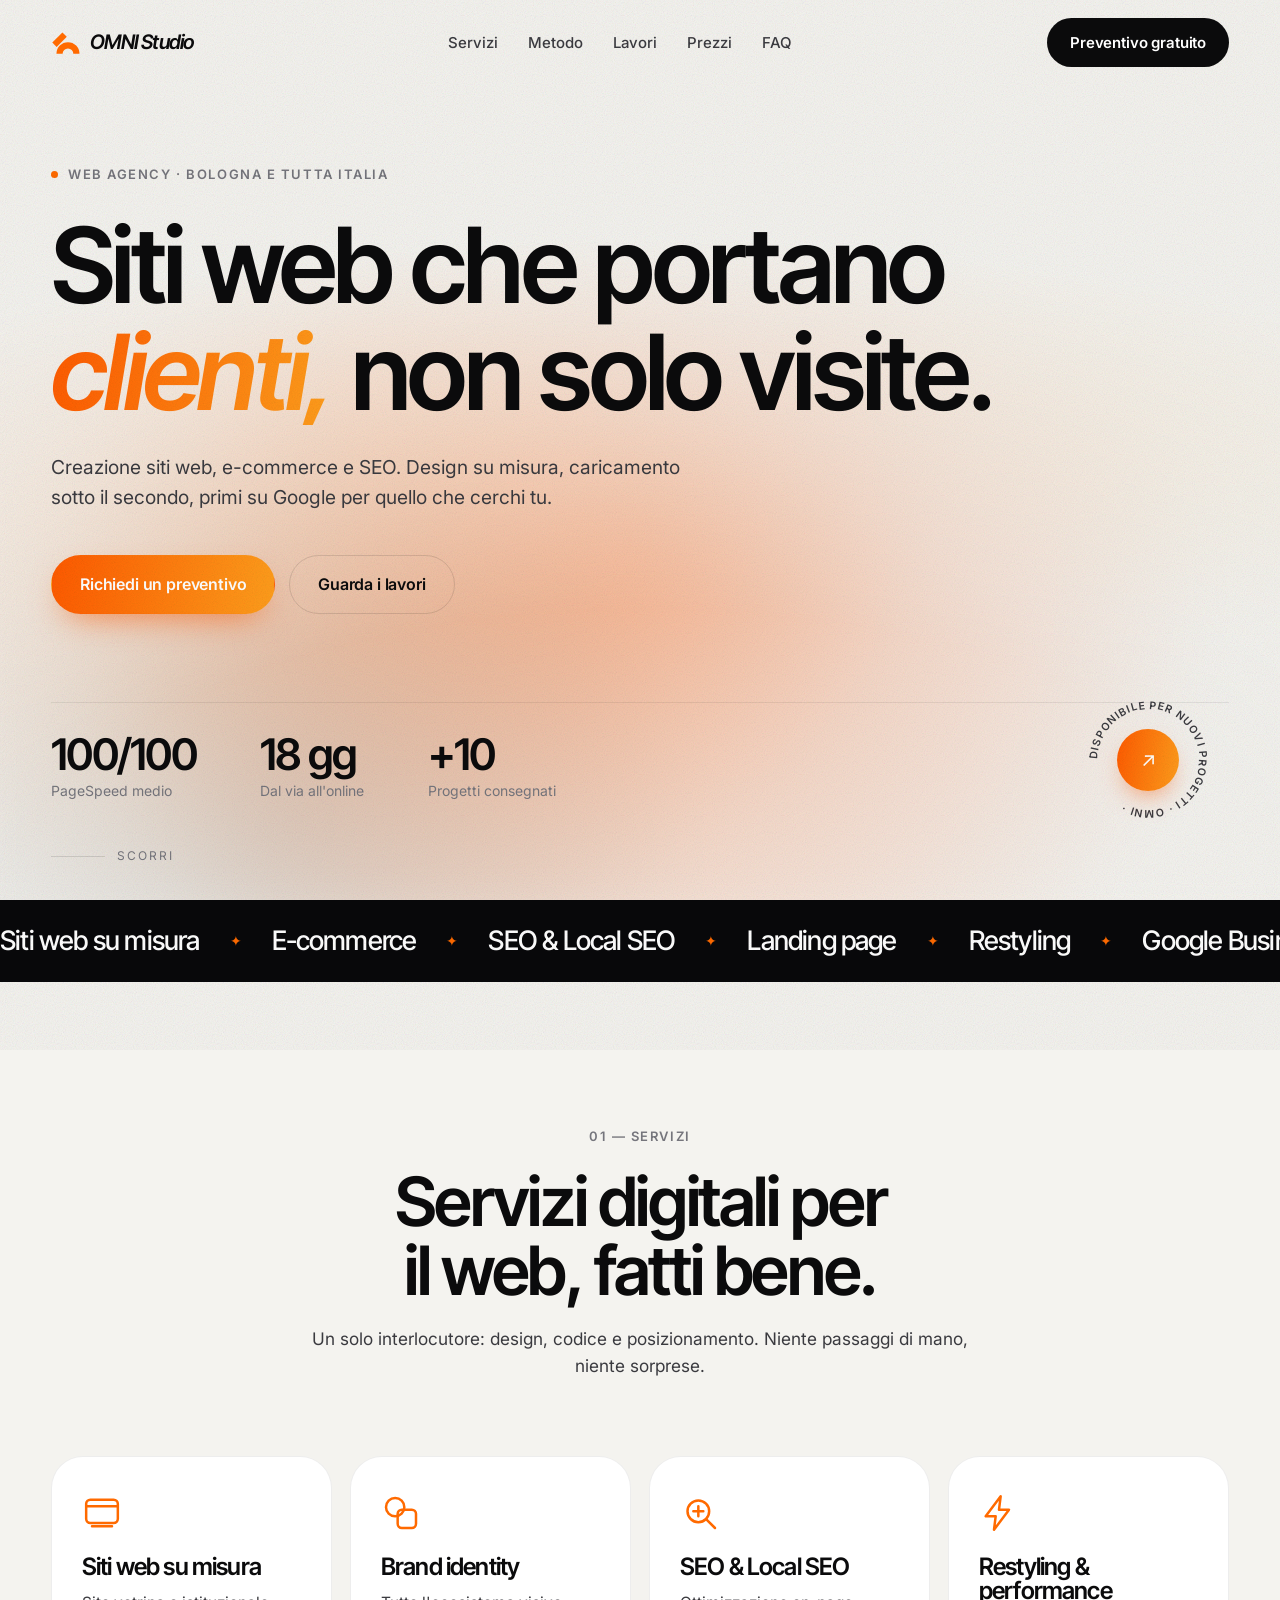
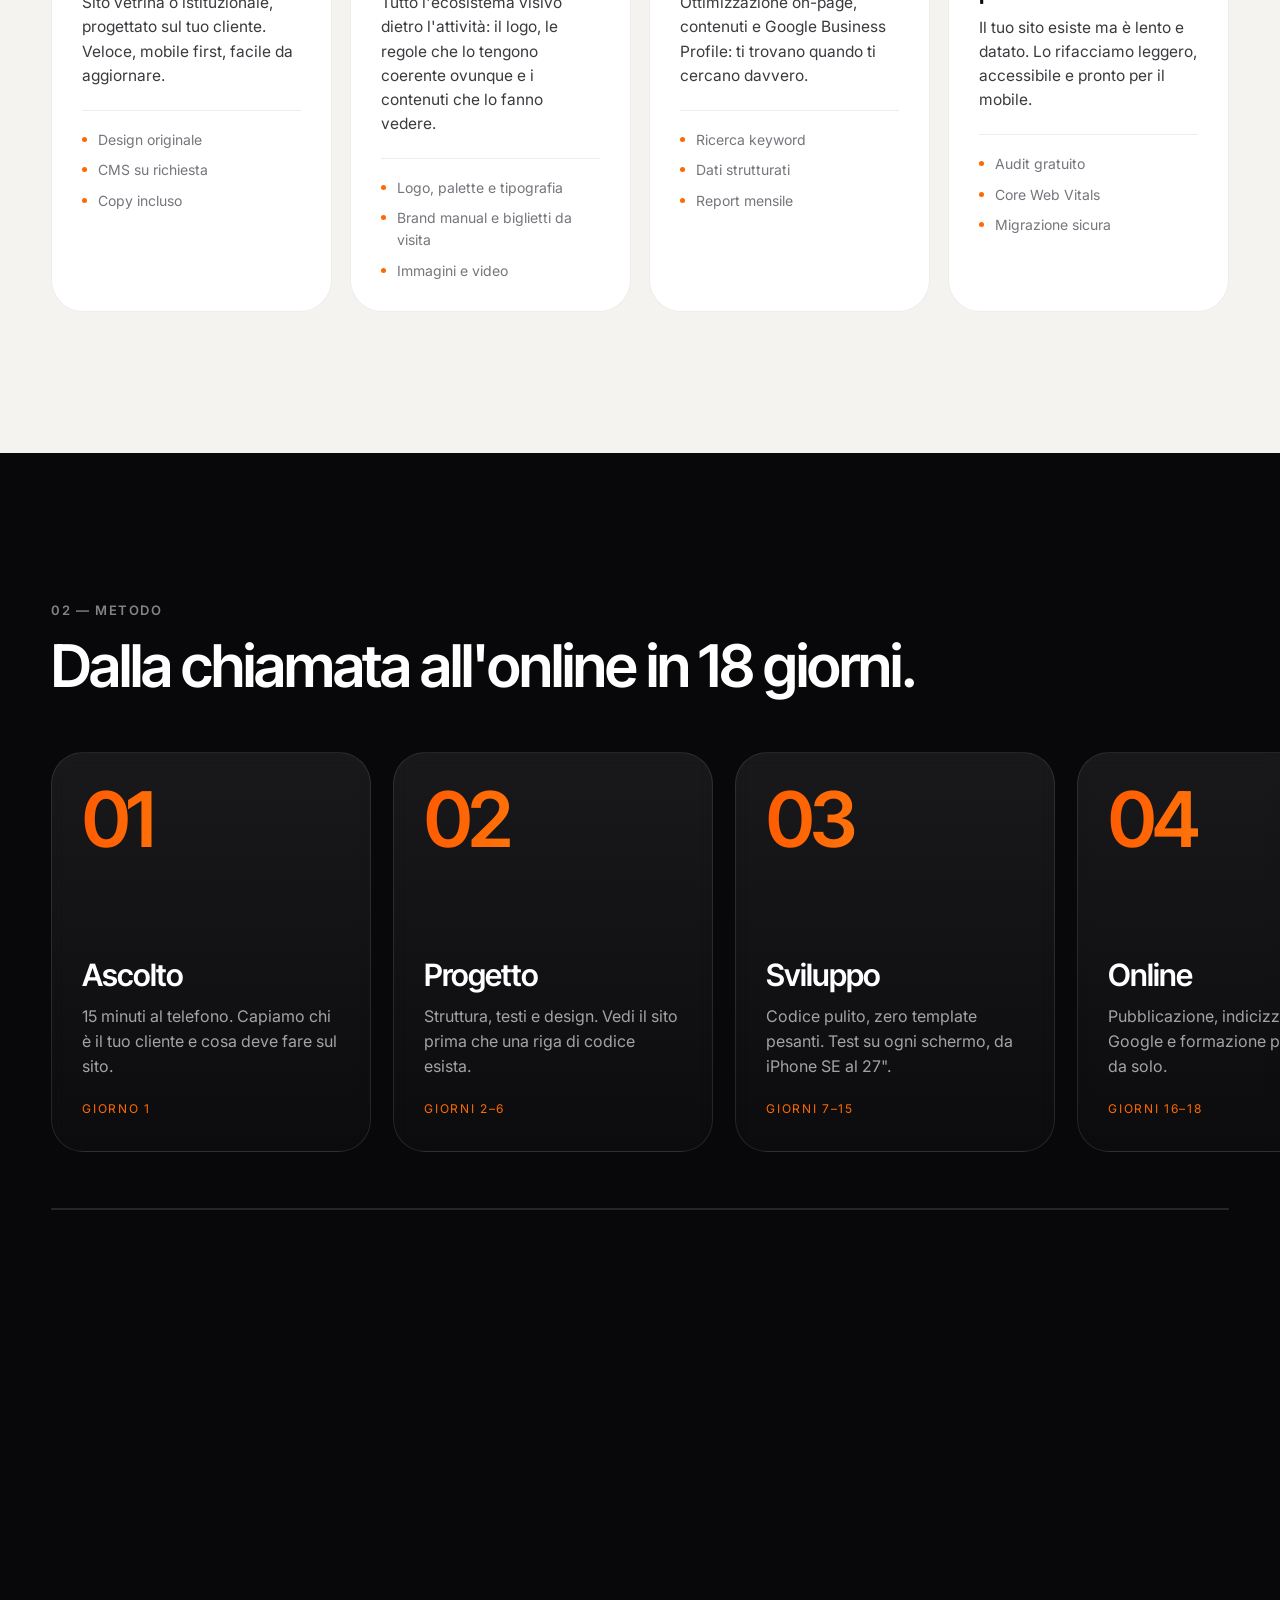
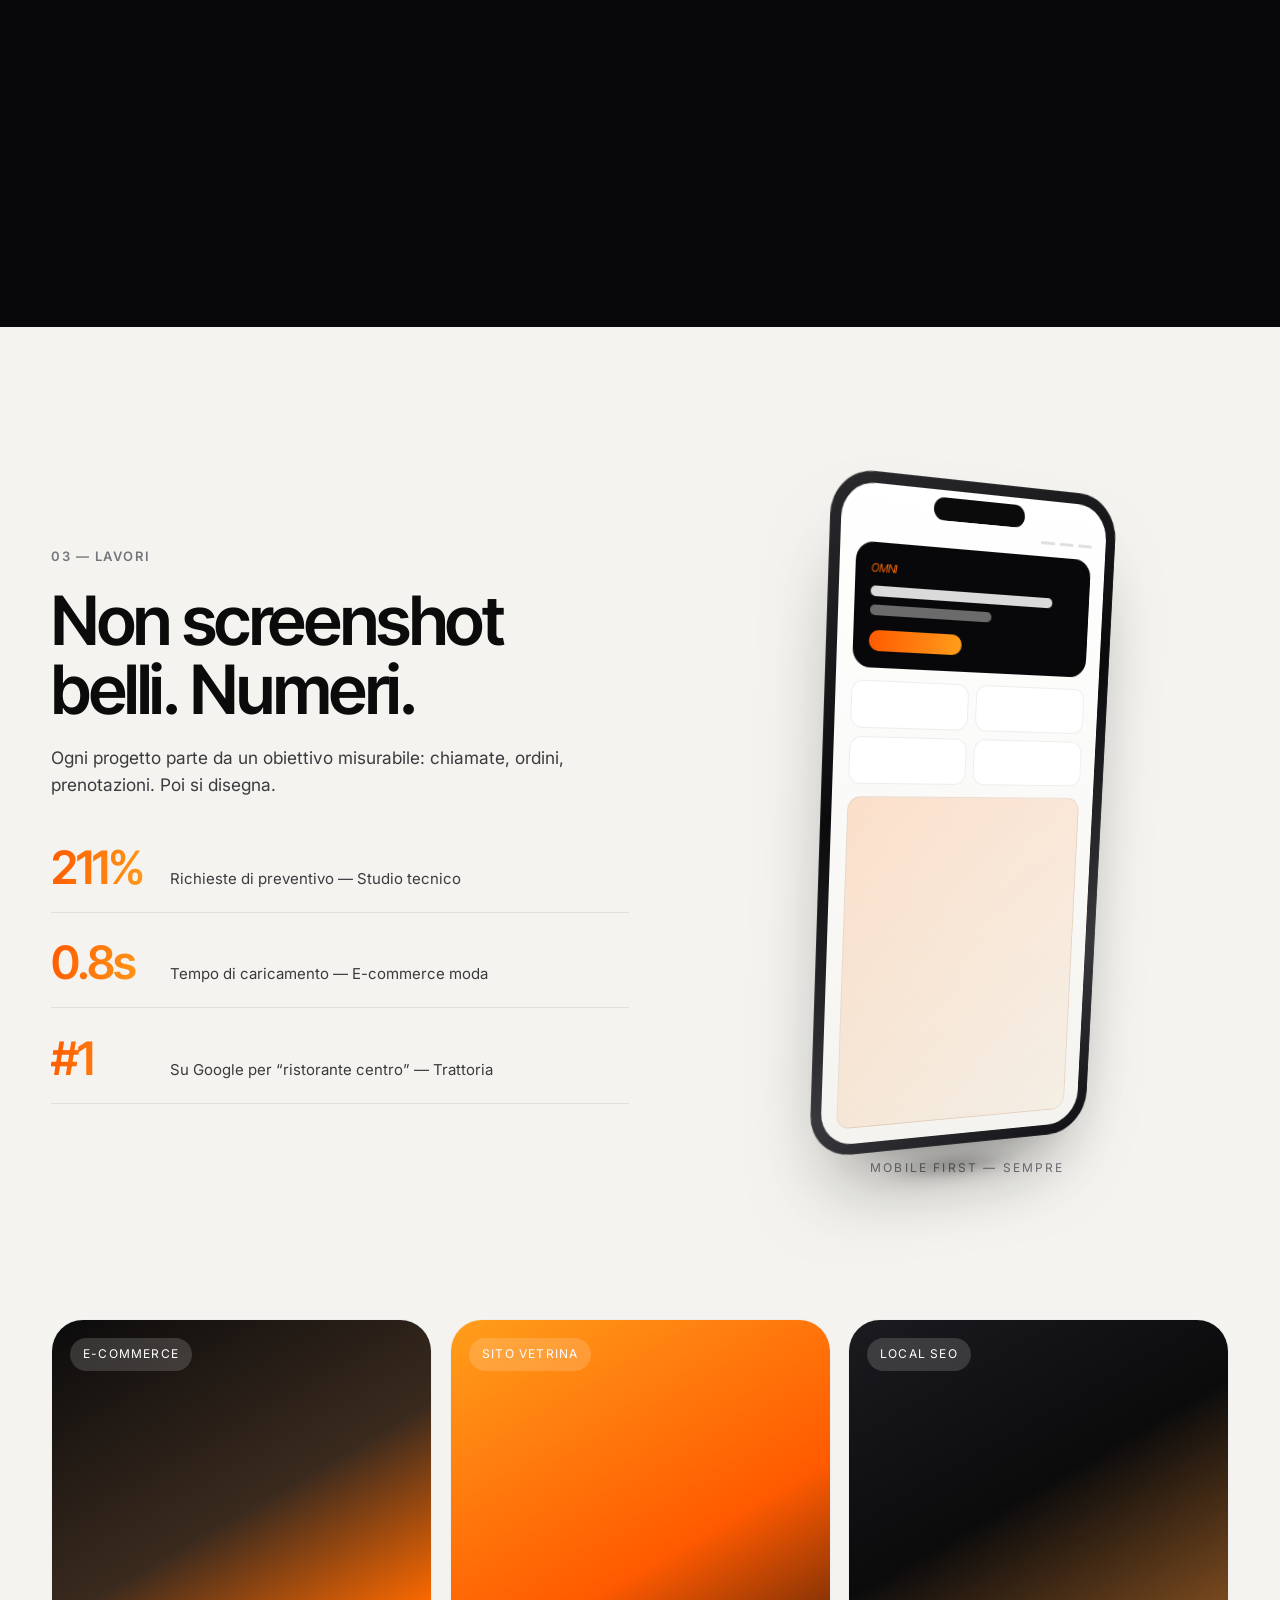
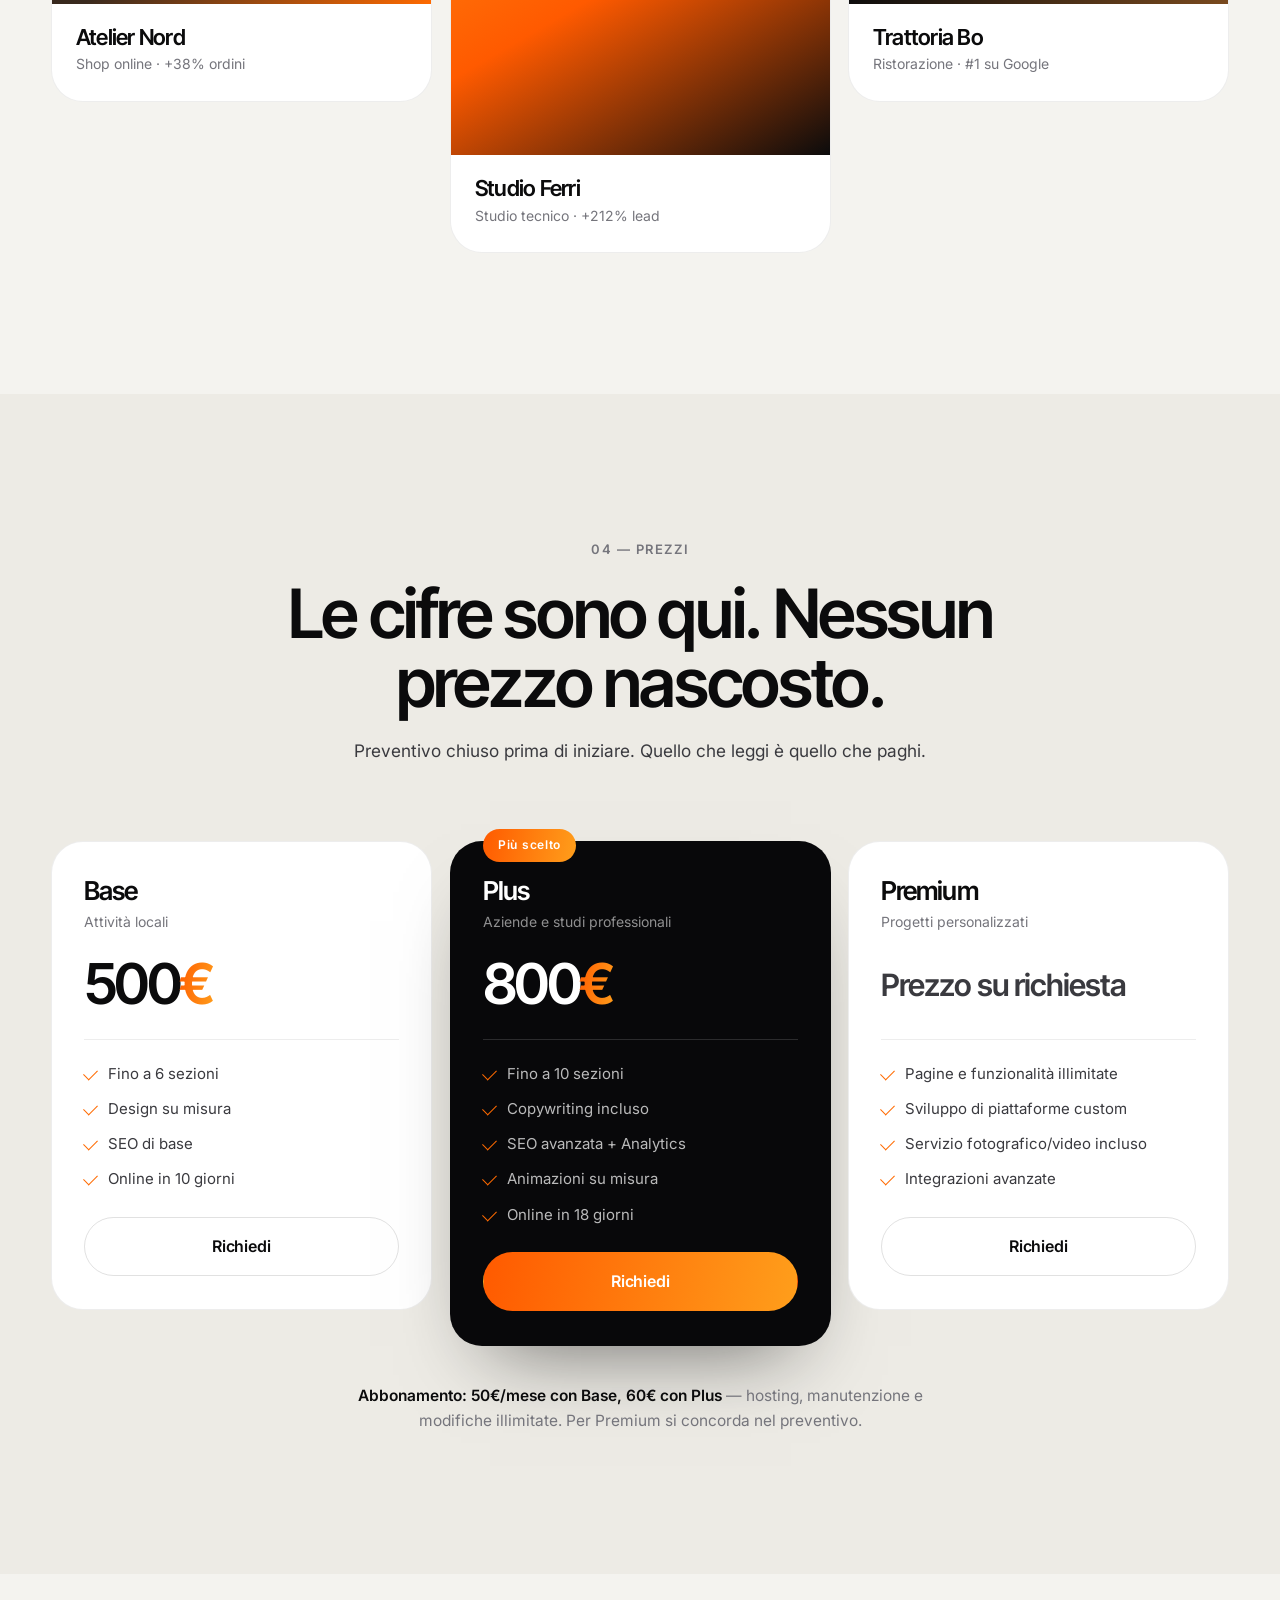
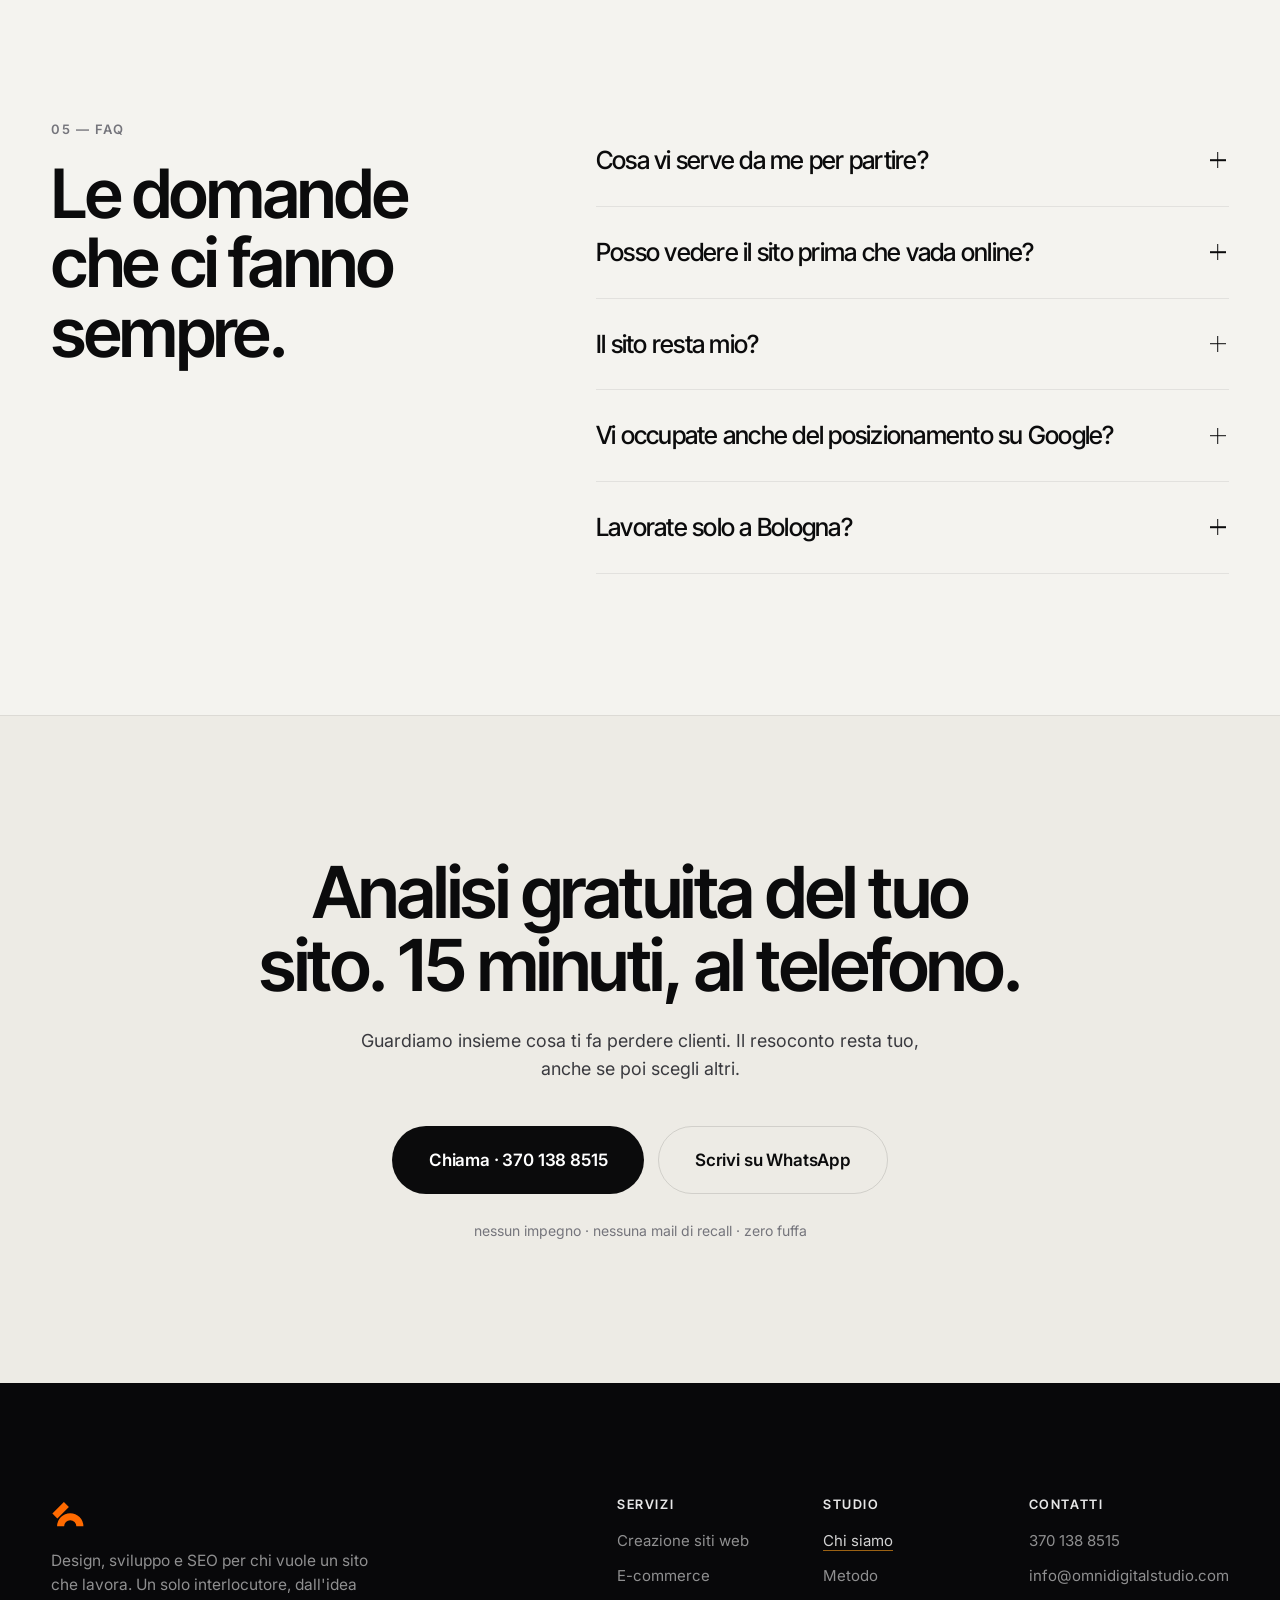
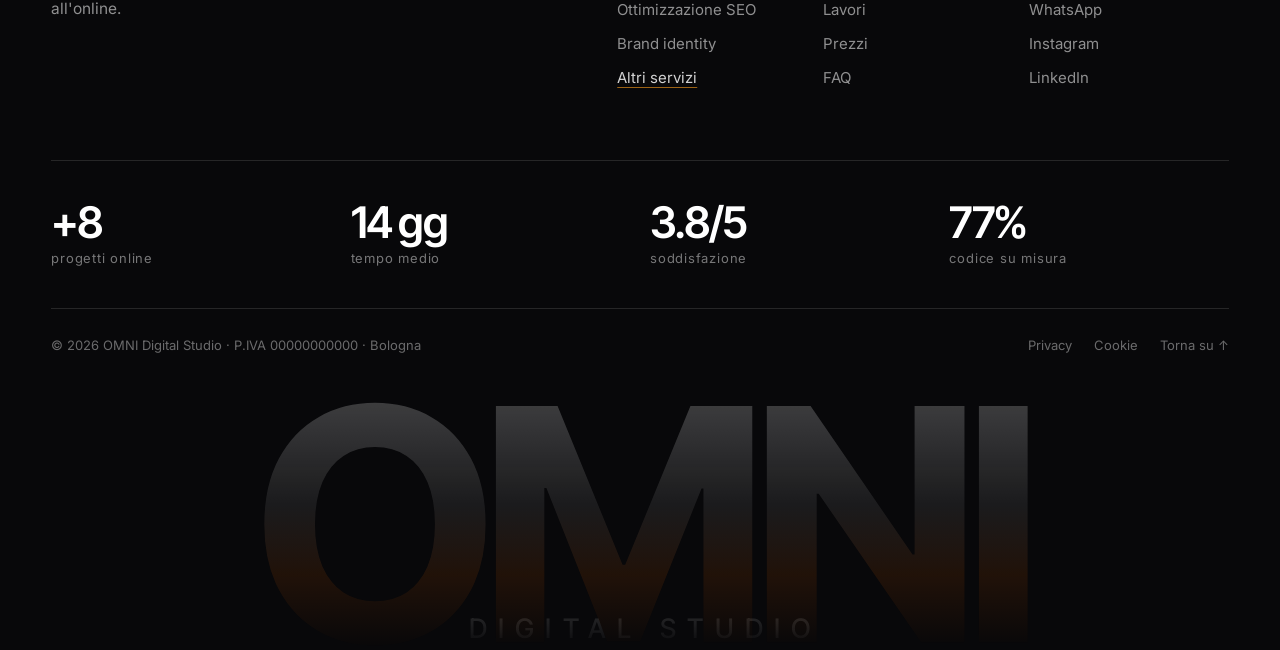
<file: index.html>
<!DOCTYPE html>
<html lang="it">
<head>
<meta charset="utf-8">
<meta name="viewport" content="width=device-width, initial-scale=1, viewport-fit=cover">
<meta name="theme-color" content="#F5F4F1" media="(prefers-color-scheme: light)">
<meta name="theme-color" content="#0A0A0B" media="(prefers-color-scheme: dark)">

<title>OMNI Digital Studio · Creazione siti web, e-commerce e SEO</title>
<meta name="description" content="OMNI Digital Studio: creazione siti web professionali, e-commerce e ottimizzazione SEO. Siti veloci, mobile first e pensati per portare clienti. Preventivo gratuito.">
<meta name="keywords" content="creazione siti web, realizzazione siti internet, web agency, sito e-commerce, ottimizzazione SEO, web design, restyling sito, landing page">
<link rel="canonical" href="https://www.omnidigitalstudio.it/">
<meta name="robots" content="noindex, nofollow">
<!-- ANTEPRIMA: quando il sito va online sul dominio vero, rimetti content="index, follow, max-image-preview:large" -->

<meta property="og:type" content="website">
<meta property="og:locale" content="it_IT">
<meta property="og:site_name" content="OMNI Digital Studio">
<meta property="og:title" content="OMNI Digital Studio · Siti web che portano clienti">
<meta property="og:description" content="Creazione siti web, e-commerce e SEO. Design su misura, sviluppo veloce, risultati misurabili.">
<meta property="og:url" content="https://www.omnidigitalstudio.it/">
<meta name="twitter:card" content="summary_large_image">

<link rel="icon" href="assets/img/favicon.svg" type="image/svg+xml">
<link rel="preconnect" href="https://fonts.googleapis.com">
<link rel="preconnect" href="https://fonts.gstatic.com" crossorigin>
<link href="https://fonts.googleapis.com/css2?family=Inter+Tight:ital,wght@0,400;0,500;0,600;0,700;1,600;1,700&family=Inter:wght@400;500;600&display=swap" rel="stylesheet">
<link rel="stylesheet" href="assets/css/style.css?v=20260923d">
<script>document.documentElement.className+=" js";</script>

<script type="application/ld+json">
{
  "@context": "https://schema.org",
  "@type": "ProfessionalService",
  "name": "OMNI Digital Studio",
  "description": "Creazione siti web, e-commerce e ottimizzazione SEO per aziende e attività locali.",
  "url": "https://www.omnidigitalstudio.it/",
  "telephone": "+39 370 138 8515",
  "email": "info@omnidigitalstudio.com",
  "priceRange": "€€",
  "areaServed": "IT",
  "address": { "@type": "PostalAddress", "addressLocality": "Bologna", "addressCountry": "IT" },
  "makesOffer": [
    { "@type": "Offer", "itemOffered": { "@type": "Service", "name": "Creazione siti web" } },
    { "@type": "Offer", "itemOffered": { "@type": "Service", "name": "Sviluppo e-commerce" } },
    { "@type": "Offer", "itemOffered": { "@type": "Service", "name": "Ottimizzazione SEO" } },
    { "@type": "Offer", "itemOffered": { "@type": "Service", "name": "Restyling e performance" } }
  ]
}
</script>
</head>
<body>

<!-- ============ PRELOADER ============ -->
<div class="loader" id="loader" aria-hidden="true">
  <div class="loader__inner">
    <svg class="loader__mark" viewBox="0 0 106 96" aria-hidden="true">
      <g fill="none" stroke="#FF6A00" stroke-width="22">
        <path class="ld-arc" d="M30 88 A30 30 0 0 1 90 88"/>
        <path class="ld-bar" d="M12 56 L48 20"/>
      </g>
    </svg>
    <span class="loader__word">OMNI Studio</span>
  </div>
  <div class="loader__bar"><i></i></div>
</div>

<div class="grain" aria-hidden="true"></div>
<div class="scrollbar" id="scrollbar" aria-hidden="true"></div>

<!-- ============ HEADER ============ -->
<header class="header" id="header">
  <a class="brand" href="#top" aria-label="OMNI Digital Studio — home">
    <svg class="brand__mark" viewBox="0 0 106 96" aria-hidden="true">
      <g fill="none" stroke="currentColor" stroke-width="22"><path d="M30 88 A30 30 0 0 1 90 88"/><path d="M12 56 L48 20"/></g>
    </svg>
    <span class="brand__word">OMNI&nbsp;Studio</span>
  </a>

  <nav class="nav" aria-label="Navigazione principale">
    <a href="#servizi" data-link>Servizi</a>
    <a href="#metodo" data-link>Metodo</a>
    <a href="#lavori" data-link>Lavori</a>
    <a href="#prezzi" data-link>Prezzi</a>
    <a href="#faq" data-link>FAQ</a>
  </nav>

  <a href="#contatti" class="btn btn--dark header__cta" data-magnetic>
    <span>Preventivo gratuito</span>
  </a>

  <button class="burger" id="burger" aria-label="Apri il menu" aria-expanded="false" aria-controls="menu">
    <i></i><i></i>
  </button>
</header>

<!-- ============ MOBILE MENU ============ -->
<div class="menu" id="menu" aria-hidden="true">
  <nav class="menu__nav" aria-label="Menu mobile">
    <a href="#servizi" data-link><span>Servizi</span><em>01</em></a>
    <a href="#metodo" data-link><span>Metodo</span><em>02</em></a>
    <a href="#lavori" data-link><span>Lavori</span><em>03</em></a>
    <a href="#prezzi" data-link><span>Prezzi</span><em>04</em></a>
    <a href="#faq" data-link><span>FAQ</span><em>05</em></a>
    <a href="#contatti" data-link><span>Contatti</span><em>06</em></a>
  </nav>
  <div class="menu__foot">
    <a href="tel:+393701388515">370 138 8515</a>
    <a href="mailto:info@omnidigitalstudio.com">info@omnidigitalstudio.com</a>
  </div>
</div>

<main id="top">

<!-- ============ HERO ============ -->
<section class="hero">
  <canvas class="hero__canvas" id="heroCanvas" aria-hidden="true"></canvas>
  <div class="hero__glow" aria-hidden="true"></div>

  <div class="hero__inner">
    <p class="eyebrow" data-anim="up"><i class="dot"></i> Web agency · Bologna e tutta Italia</p>

    <h1 class="hero__title" data-anim="words">Siti web che portano <em>clienti,</em> non solo visite.</h1>

    <p class="hero__sub" data-anim="up" data-delay="200">Creazione siti web, e-commerce e SEO. Design su misura, caricamento sotto il secondo, primi su Google per quello che cerchi tu.</p>

    <div class="hero__cta" data-anim="up" data-delay="320">
      <a href="#contatti" class="btn btn--accent" data-magnetic><span>Richiedi un preventivo</span></a>
      <a href="#lavori" class="btn btn--ghost" data-magnetic><span>Guarda i lavori</span></a>
    </div>

    <ul class="hero__meta" data-anim="up" data-delay="420">
      <li><strong data-count="100" data-suffix="/100">0</strong><span>PageSpeed medio</span></li>
      <li><strong data-count="18" data-suffix=" gg">0</strong><span>Dal via all'online</span></li>
      <li><strong data-count="10" data-prefix="+">0</strong><span>Progetti consegnati</span></li>
    </ul>
  </div>

  <a class="hero__badge" href="#contatti" data-link aria-label="Disponibile per nuovi progetti">
    <svg viewBox="0 0 200 200" xmlns:xlink="http://www.w3.org/1999/xlink" aria-hidden="true">
      <defs><path id="circlePath" d="M100,100 m-72,0 a72,72 0 1,1 144,0 a72,72 0 1,1 -144,0"/></defs>
      <text><textPath href="#circlePath" xlink:href="#circlePath">DISPONIBILE PER NUOVI PROGETTI · OMNI · </textPath></text>
    </svg>
    <span class="hero__badge-core" aria-hidden="true">↗</span>
  </a>

  <a class="hero__scroll" href="#servizi" data-link aria-label="Scorri">
    <span class="hero__scroll-line"></span>
    <span>scorri</span>
  </a>
</section>

<!-- ============ TICKER ============ -->
<section class="ticker" aria-hidden="true">
  <div class="ticker__track">
    <div class="ticker__row">
      <span>Siti web su misura</span><i>✦</i><span>E-commerce</span><i>✦</i><span>SEO &amp; Local SEO</span><i>✦</i><span>Landing page</span><i>✦</i><span>Restyling</span><i>✦</i><span>Google Business Profile</span><i>✦</i><span>Identità visiva</span><i>✦</i>
    </div>
    <div class="ticker__row">
      <span>Siti web su misura</span><i>✦</i><span>E-commerce</span><i>✦</i><span>SEO &amp; Local SEO</span><i>✦</i><span>Landing page</span><i>✦</i><span>Restyling</span><i>✦</i><span>Google Business Profile</span><i>✦</i><span>Identità visiva</span><i>✦</i>
    </div>
  </div>
</section>

<!-- ============ SERVIZI ============ -->
<section class="section" id="servizi">
  <div class="wrap">
    <header class="sec-head">
      <p class="sec-tag" data-anim="up">01 — Servizi</p>
      <h2 class="sec-title" data-anim="words">Servizi digitali per il web, fatti bene.</h2>
      <p class="sec-lead" data-anim="up" data-delay="160">Un solo interlocutore: design, codice e posizionamento. Niente passaggi di mano, niente sorprese.</p>
    </header>

    <div class="cards">
      <article class="card" data-anim="up" data-tilt>
        <svg class="card__icon" viewBox="0 0 24 24" aria-hidden="true"><rect x="2.5" y="4" width="19" height="14" rx="2.5"/><path d="M2.5 8h19M6 20h12"/></svg>
        <h3>Siti web su misura</h3>
        <p>Sito vetrina o istituzionale, progettato sul tuo cliente. Veloce, mobile first, facile da aggiornare.</p>
        <ul class="card__list"><li>Design originale</li><li>CMS su richiesta</li><li>Copy incluso</li></ul>
        <span class="card__go" aria-hidden="true">→</span>
      </article>

      <article class="card" data-anim="up" data-delay="90" data-tilt>
        <svg class="card__icon" viewBox="0 0 24 24" aria-hidden="true"><circle cx="8.5" cy="8.5" r="5.5"/><rect x="10" y="10" width="11" height="11" rx="2.5"/></svg>
        <h3>Brand identity</h3>
        <p>Tutto l'ecosistema visivo dietro l'attività: il logo, le regole che lo tengono coerente ovunque e i contenuti che lo fanno vedere.</p>
        <ul class="card__list"><li>Logo, palette e tipografia</li><li>Brand manual e biglietti da visita</li><li>Immagini e video</li></ul>
        <span class="card__go" aria-hidden="true">→</span>
      </article>

      <article class="card" data-anim="up" data-delay="180" data-tilt>
        <svg class="card__icon" viewBox="0 0 24 24" aria-hidden="true"><circle cx="11" cy="11" r="6.5"/><path d="M15.8 15.8 21 21M8 11h6M11 8v6"/></svg>
        <h3>SEO &amp; Local SEO</h3>
        <p>Ottimizzazione on-page, contenuti e Google Business Profile: ti trovano quando ti cercano davvero.</p>
        <ul class="card__list"><li>Ricerca keyword</li><li>Dati strutturati</li><li>Report mensile</li></ul>
        <span class="card__go" aria-hidden="true">→</span>
      </article>

      <article class="card" data-anim="up" data-delay="270" data-tilt>
        <svg class="card__icon" viewBox="0 0 24 24" aria-hidden="true"><path d="M13 2 4 14h6l-1 8 9-12h-6z"/></svg>
        <h3>Restyling &amp; performance</h3>
        <p>Il tuo sito esiste ma è lento e datato. Lo rifacciamo leggero, accessibile e pronto per il mobile.</p>
        <ul class="card__list"><li>Audit gratuito</li><li>Core Web Vitals</li><li>Migrazione sicura</li></ul>
        <span class="card__go" aria-hidden="true">→</span>
      </article>
    </div>
  </div>
</section>

<!-- ============ METODO (scroll orizzontale) ============ -->
<section class="method" id="metodo">
  <div class="method__sticky">
    <div class="wrap method__head">
      <p class="sec-tag sec-tag--light">02 — Metodo</p>
      <h2 class="sec-title sec-title--light">Dalla chiamata all'online in 18 giorni.</h2>
    </div>
    <div class="method__track" id="methodTrack">
      <article class="step">
        <span class="step__n">01</span>
        <h3>Ascolto</h3>
        <p>15 minuti al telefono. Capiamo chi è il tuo cliente e cosa deve fare sul sito.</p>
        <span class="step__time">Giorno 1</span>
      </article>
      <article class="step">
        <span class="step__n">02</span>
        <h3>Progetto</h3>
        <p>Struttura, testi e design. Vedi il sito prima che una riga di codice esista.</p>
        <span class="step__time">Giorni 2–6</span>
      </article>
      <article class="step">
        <span class="step__n">03</span>
        <h3>Sviluppo</h3>
        <p>Codice pulito, zero template pesanti. Test su ogni schermo, da iPhone SE al 27".</p>
        <span class="step__time">Giorni 7–15</span>
      </article>
      <article class="step">
        <span class="step__n">04</span>
        <h3>Online</h3>
        <p>Pubblicazione, indicizzazione su Google e formazione per gestirlo da solo.</p>
        <span class="step__time">Giorni 16–18</span>
      </article>
      <article class="step step--cta">
        <h3>Pronto a partire?</h3>
        <p>Analisi gratuita del sito che hai oggi.</p>
        <a href="#contatti" class="btn btn--accent" data-magnetic><span>Prenota 15 minuti</span></a>
      </article>
    </div>
    <div class="method__progress" aria-hidden="true"><i id="methodBar"></i></div>
  </div>
</section>

<!-- ============ DEVICE SHOWCASE ============ -->
<section class="show" id="lavori">
  <div class="wrap show__grid">
    <div class="show__text">
      <p class="sec-tag" data-anim="up">03 — Lavori</p>
      <h2 class="sec-title" data-anim="words">Non screenshot belli. Numeri.</h2>
      <p class="sec-lead" data-anim="up" data-delay="140">Ogni progetto parte da un obiettivo misurabile: chiamate, ordini, prenotazioni. Poi si disegna.</p>
      <ul class="show__list">
        <li data-anim="up" data-delay="200"><strong data-count="212" data-suffix="%">0</strong><span>Richieste di preventivo — Studio tecnico</span></li>
        <li data-anim="up" data-delay="280"><strong data-count="0.8" data-decimals="1" data-suffix="s">0</strong><span>Tempo di caricamento — E-commerce moda</span></li>
        <li data-anim="up" data-delay="360"><strong data-count="1" data-prefix="#">0</strong><span>Su Google per “ristorante centro” — Trattoria</span></li>
      </ul>
    </div>

    <div class="show__device" id="deviceStage">
      <div class="phone" id="phone">
        <div class="phone__frame">
          <div class="phone__notch"></div>
          <div class="phone__screen">
            <div class="ui">
              <div class="ui__bar"><i></i><i></i><i></i></div>
              <div class="ui__hero">
                <span class="ui__tag">OMNI</span>
                <span class="ui__h"></span><span class="ui__h ui__h--s"></span>
                <span class="ui__btn"></span>
              </div>
              <div class="ui__grid"><i></i><i></i><i></i><i></i></div>
              <div class="ui__block"></div>
            </div>
          </div>
        </div>
        <div class="phone__shadow" aria-hidden="true"></div>
      </div>
      <p class="show__hint" aria-hidden="true">mobile first — sempre</p>
    </div>
  </div>
</section>

<!-- ============ PROGETTI ============ -->
<section class="works">
  <div class="wrap">
    <div class="works__grid">
      <a class="work" href="#contatti" data-anim="up">
        <div class="work__media work__media--a"><span class="work__tag">E-commerce</span></div>
        <div class="work__meta"><h3>Atelier Nord</h3><span>Shop online · +38% ordini</span></div>
      </a>
      <a class="work work--tall" href="#contatti" data-anim="up" data-delay="120">
        <div class="work__media work__media--b"><span class="work__tag">Sito vetrina</span></div>
        <div class="work__meta"><h3>Studio Ferri</h3><span>Studio tecnico · +212% lead</span></div>
      </a>
      <a class="work" href="#contatti" data-anim="up" data-delay="240">
        <div class="work__media work__media--c"><span class="work__tag">Local SEO</span></div>
        <div class="work__meta"><h3>Trattoria Bo</h3><span>Ristorazione · #1 su Google</span></div>
      </a>
    </div>
  </div>
</section>

<!-- ============ PREZZI ============ -->
<section class="section section--alt" id="prezzi">
  <div class="wrap">
    <header class="sec-head">
      <p class="sec-tag" data-anim="up">04 — Prezzi</p>
      <h2 class="sec-title" data-anim="words">Le cifre sono qui. Nessun prezzo nascosto.</h2>
      <p class="sec-lead" data-anim="up" data-delay="140">Preventivo chiuso prima di iniziare. Quello che leggi è quello che paghi.</p>
    </header>

    <div class="plans">
      <article class="plan" data-anim="up">
        <h3>Base</h3>
        <p class="plan__for">Attività locali</p>
        <p class="plan__price">500<em>€</em></p>
        <ul><li>Fino a 6 sezioni</li><li>Design su misura</li><li>SEO di base</li><li>Online in 10 giorni</li></ul>
        <a href="#contatti" class="btn btn--ghost btn--full"><span>Richiedi</span></a>
      </article>

      <article class="plan plan--hot" data-anim="up" data-delay="110">
        <span class="plan__badge">Più scelto</span>
        <h3>Plus</h3>
        <p class="plan__for">Aziende e studi professionali</p>
        <p class="plan__price">800<em>€</em></p>
        <ul><li>Fino a 10 sezioni</li><li>Copywriting incluso</li><li>SEO avanzata + Analytics</li><li>Animazioni su misura</li><li>Online in 18 giorni</li></ul>
        <a href="#contatti" class="btn btn--accent btn--full" data-magnetic><span>Richiedi</span></a>
      </article>

      <article class="plan" data-anim="up" data-delay="220">
        <h3>Premium</h3>
        <p class="plan__for">Progetti personalizzati</p>
        <p class="plan__price plan__price--ask">Prezzo su richiesta</p>
        <ul><li>Pagine e funzionalità illimitate</li><li>Sviluppo di piattaforme custom</li><li>Servizio fotografico/video incluso</li><li>Integrazioni avanzate</li></ul>
        <a href="#contatti" class="btn btn--ghost btn--full"><span>Richiedi</span></a>
      </article>
    </div>

    <p class="plans__note" data-anim="up"><strong>Abbonamento: 50€/mese con Base, 60€ con Plus</strong> — hosting, manutenzione e modifiche illimitate. Per Premium si concorda nel preventivo.</p>
  </div>
</section>

<!-- ============ FAQ ============ -->
<section class="section" id="faq">
  <div class="wrap faq__wrap">
    <header class="sec-head sec-head--left">
      <p class="sec-tag" data-anim="up">05 — FAQ</p>
      <h2 class="sec-title" data-anim="words">Le domande che ci fanno sempre.</h2>
    </header>

    <div class="faq" id="faqList">
      <details class="qa">
        <summary><span>Cosa vi serve da me per partire?</span><i></i></summary>
        <div class="qa__body"><p>Poco: un'idea di cosa fai e per chi. Testi, foto e logo se li hai già, altrimenti li prepariamo noi. Gli accessi a dominio e hosting servono solo se esistono: se non c'è niente, partiamo da zero.</p></div>
      </details>
      <details class="qa">
        <summary><span>Posso vedere il sito prima che vada online?</span><i></i></summary>
        <div class="qa__body"><p>Sì. Durante il lavoro hai un link privato che si aggiorna man mano: lo apri quando vuoi, ci dici cosa cambiare e si pubblica solo quando ti convince.</p></div>
      </details>
      <details class="qa">
        <summary><span>Il sito resta mio?</span><i></i></summary>
        <div class="qa__body"><p>Sì, dal primo giorno. Dominio, hosting e account sono intestati a te e il codice è tuo: se un domani vuoi cambiare fornitore te lo porti via, senza chiedere il permesso a nessuno.</p></div>
      </details>
      <details class="qa">
        <summary><span>Vi occupate anche del posizionamento su Google?</span><i></i></summary>
        <div class="qa__body"><p>Ogni sito nasce ottimizzato: struttura, velocità, dati strutturati e Google Business Profile. Per la SEO continuativa c'è un piano mensile dedicato.</p></div>
      </details>
      <details class="qa">
        <summary><span>Lavorate solo a Bologna?</span><i></i></summary>
        <div class="qa__body"><p>No. Lavoriamo in tutta Italia da remoto, con call e materiali condivisi. Di persona su Bologna e provincia.</p></div>
      </details>
    </div>
  </div>
</section>

<!-- ============ CTA ============ -->
<section class="cta" id="contatti">
  <div class="wrap cta__inner">
    <h2 class="cta__title" data-anim="words">Analisi gratuita del tuo sito. 15 minuti, al telefono.</h2>
    <p class="cta__sub" data-anim="up" data-delay="160">Guardiamo insieme cosa ti fa perdere clienti. Il resoconto resta tuo, anche se poi scegli altri.</p>
    <div class="cta__row" data-anim="up" data-delay="280">
      <a href="tel:+393701388515" class="btn btn--dark btn--lg" data-magnetic><span>Chiama · 370 138 8515</span></a>
      <a href="https://wa.me/393701388515" class="btn btn--ghost btn--lg" data-magnetic><span>Scrivi su WhatsApp</span></a>
    </div>
    <p class="cta__note">nessun impegno · nessuna mail di recall · zero fuffa</p>
  </div>
</section>

</main>

<!-- ============ FOOTER ============ -->
<footer class="foot" id="foot">
  <div class="foot__wordmark" aria-hidden="true">
    <span class="foot__omni" id="footOmni">OMNI</span>
    <span class="foot__sub">DIGITAL STUDIO</span>
  </div>

  <div class="wrap foot__inner">
    <div class="foot__top">
      <div class="foot__brand">
        <svg class="brand__mark" viewBox="0 0 106 96" aria-hidden="true"><g fill="none" stroke="#FF6A00" stroke-width="22"><path d="M30 88 A30 30 0 0 1 90 88"/><path d="M12 56 L48 20"/></g></svg>
        <p>Design, sviluppo e SEO per chi vuole un sito che lavora. Un solo interlocutore, dall'idea all'online.</p>
      </div>

      <div class="foot__cols">
        <div>
          <h4>Servizi</h4>
          <ul>
            <li><a href="#servizi">Creazione siti web</a></li>
            <li><a href="#servizi">E-commerce</a></li>
            <li><a href="#servizi">Ottimizzazione SEO</a></li>
            <li><a href="#servizi">Brand identity</a></li>
            <li><a class="foot__page" href="altri-servizi.html">Altri servizi</a></li>
          </ul>
        </div>
        <div>
          <h4>Studio</h4>
          <ul>
            <li><a class="foot__page" href="chi-siamo.html">Chi siamo</a></li>
            <li><a href="#metodo">Metodo</a></li>
            <li><a href="#lavori">Lavori</a></li>
            <li><a href="#prezzi">Prezzi</a></li>
            <li><a href="#faq">FAQ</a></li>
          </ul>
        </div>
        <div>
          <h4>Contatti</h4>
          <ul>
            <li><a href="tel:+393701388515">370 138 8515</a></li>
            <li><a href="mailto:info@omnidigitalstudio.com">info@omnidigitalstudio.com</a></li>
            <li><a href="https://wa.me/393701388515">WhatsApp</a></li>
            <li><a href="#">Instagram</a></li>
            <li><a href="#">LinkedIn</a></li>
          </ul>
        </div>
      </div>
    </div>

    <div class="foot__stats">
      <div><strong data-count="10" data-prefix="+">0</strong><span>progetti online</span></div>
      <div><strong data-count="18" data-suffix=" gg">0</strong><span>tempo medio</span></div>
      <div><strong data-count="4.9" data-decimals="1" data-suffix="/5">0</strong><span>soddisfazione</span></div>
      <div><strong data-count="100" data-suffix="%">0</strong><span>codice su misura</span></div>
    </div>

    <div class="foot__bottom">
      <span>© <span id="year">2026</span> OMNI Digital Studio · P.IVA 00000000000 · Bologna</span>
      <span class="foot__links">
        <a href="#">Privacy</a><a href="#">Cookie</a><a href="#top" data-link>Torna su ↑</a>
      </span>
    </div>
  </div>
</footer>

<!-- ============ MOBILE STICKY BAR ============ -->
<div class="mbar" id="mbar" aria-hidden="false">
  <a href="tel:+393701388515" class="mbar__btn mbar__btn--ghost">Chiama</a>
  <a href="#contatti" class="mbar__btn mbar__btn--accent" data-link>Preventivo gratuito</a>
</div>

<script src="assets/js/main.js?v=20260923d" defer></script>
</body>
</html>
</file>
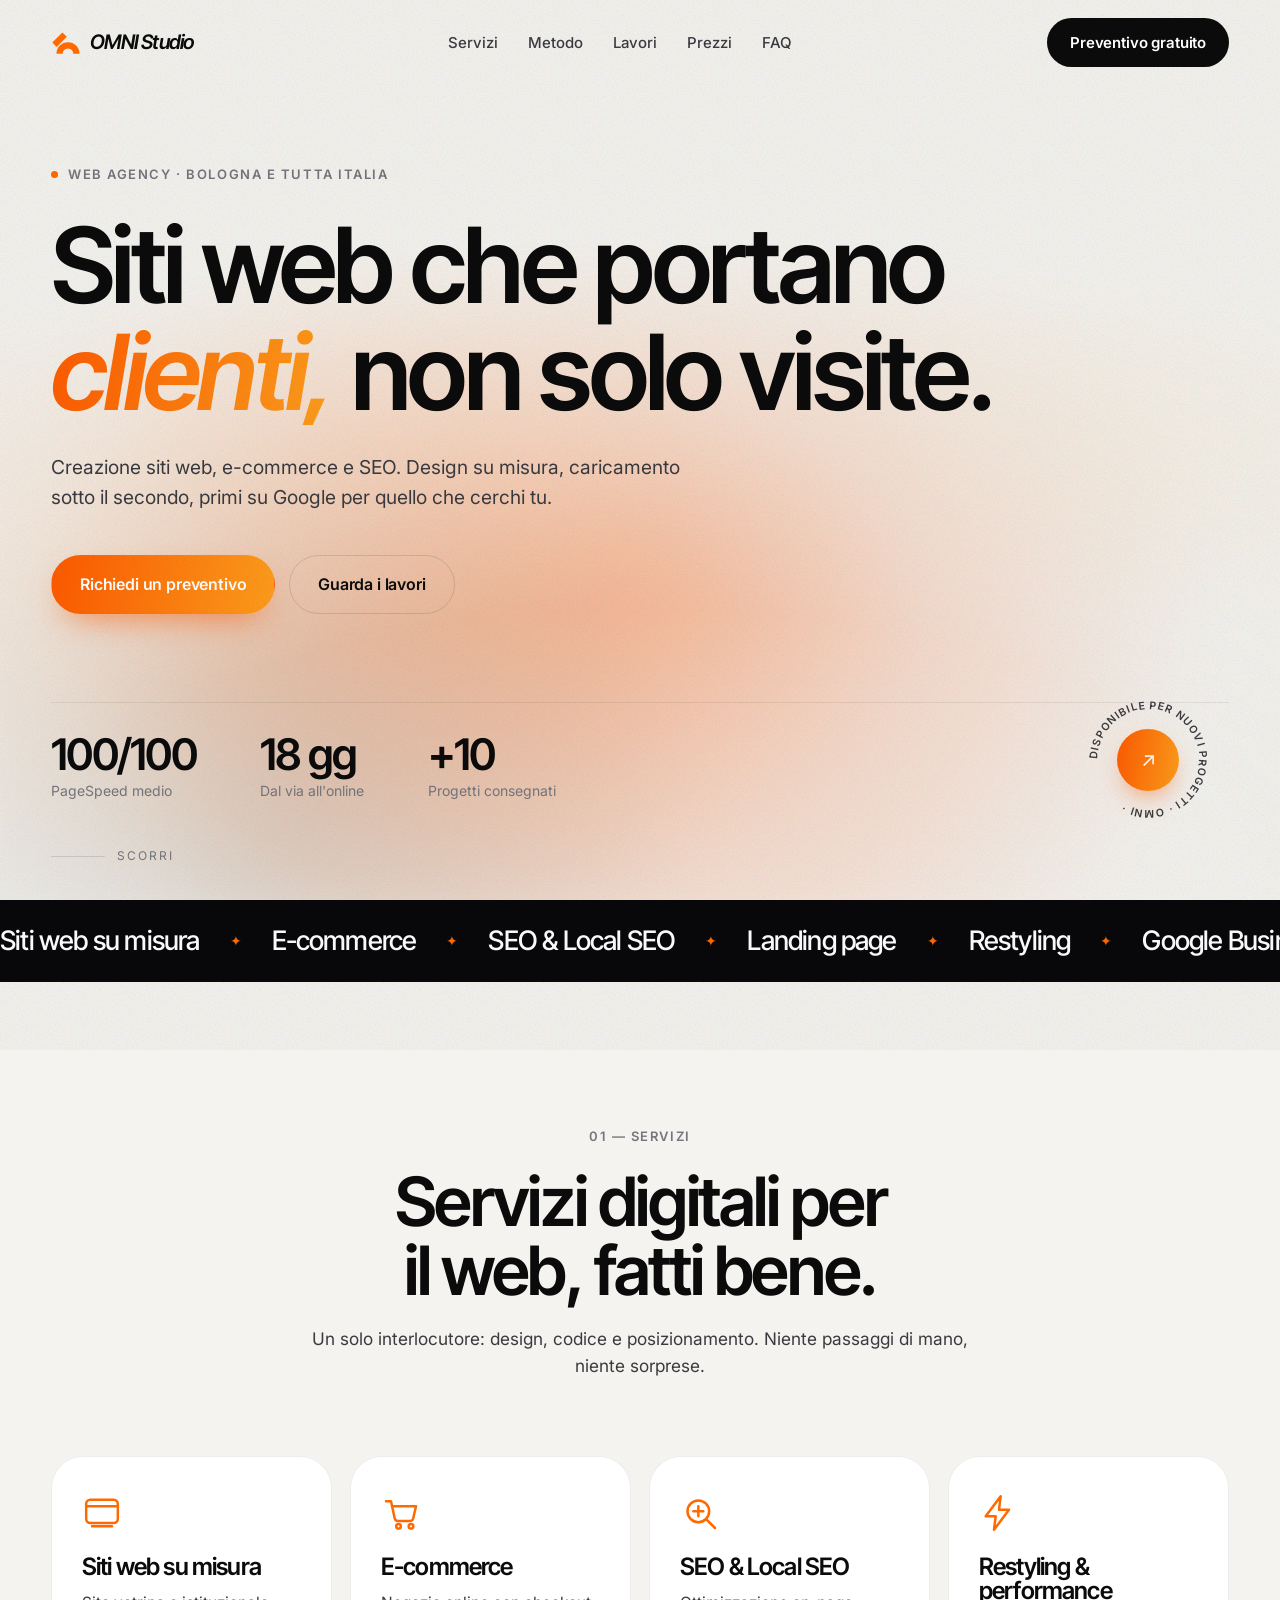
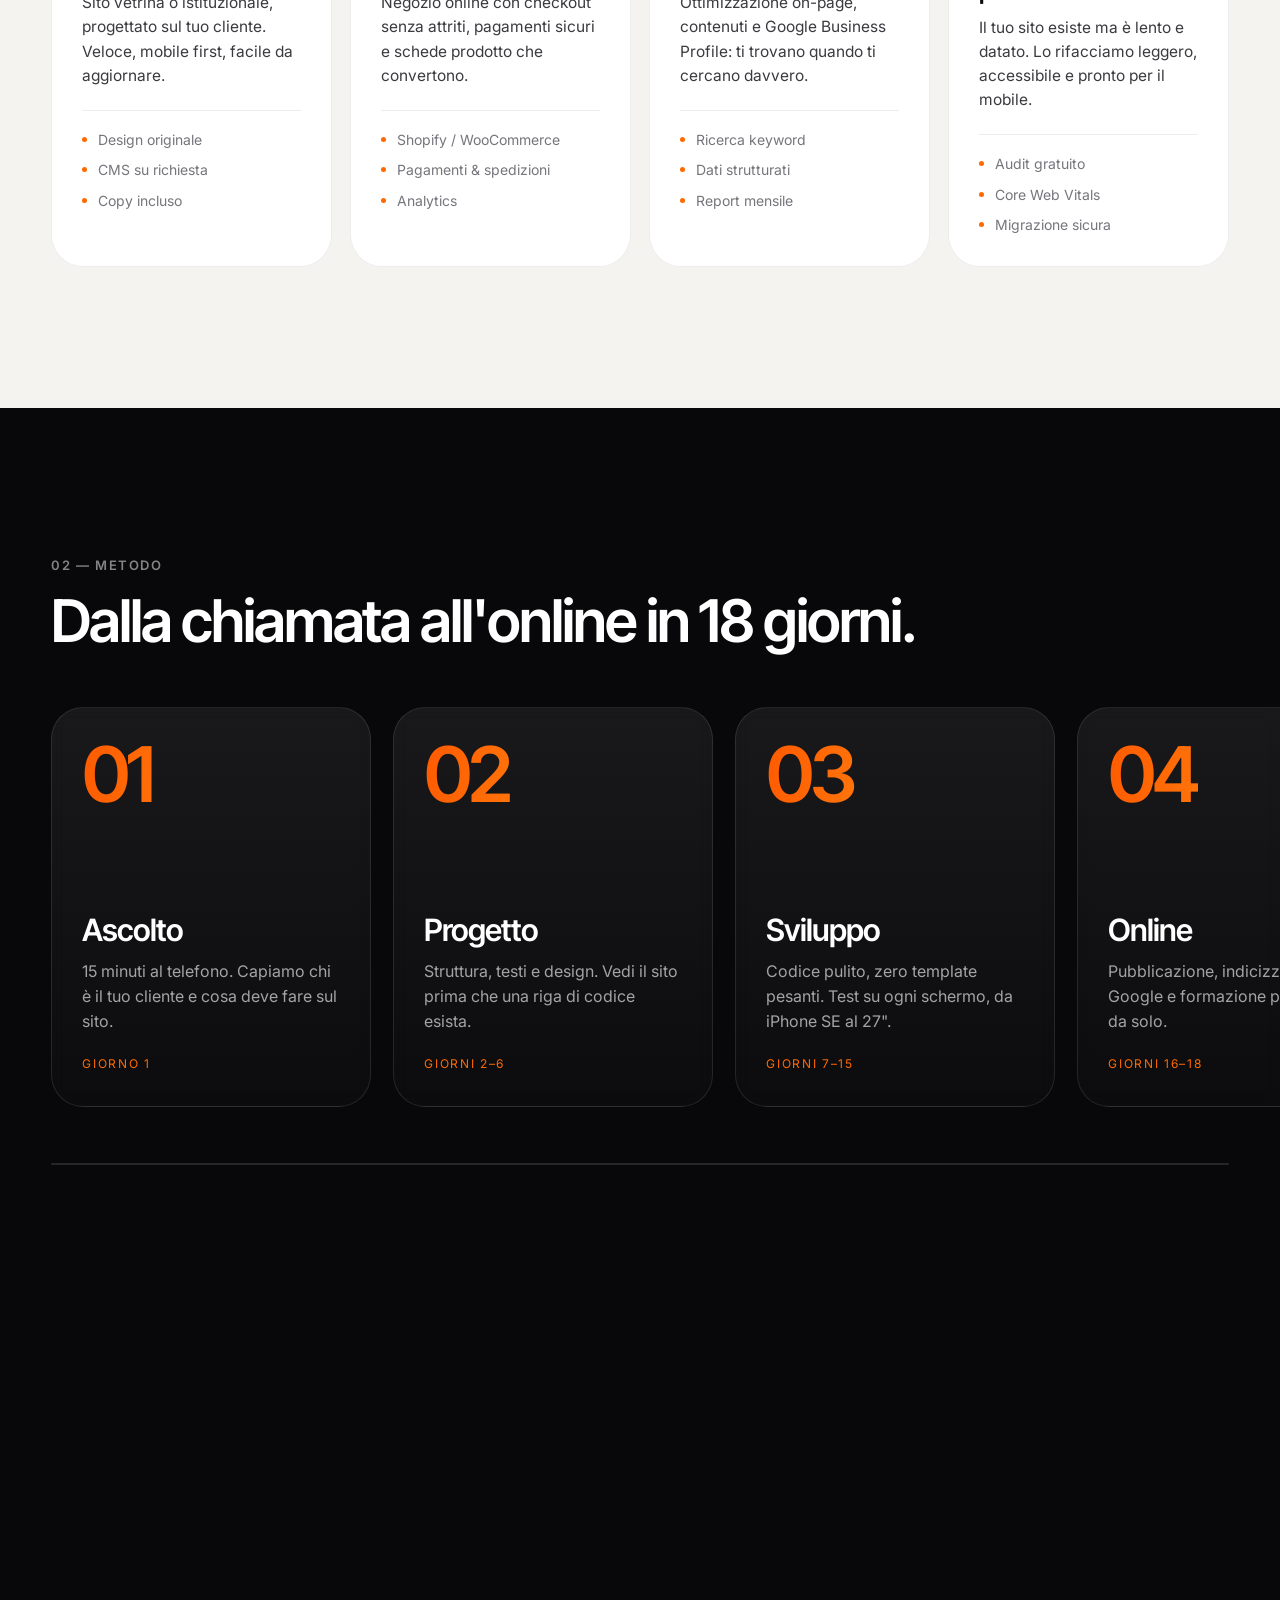
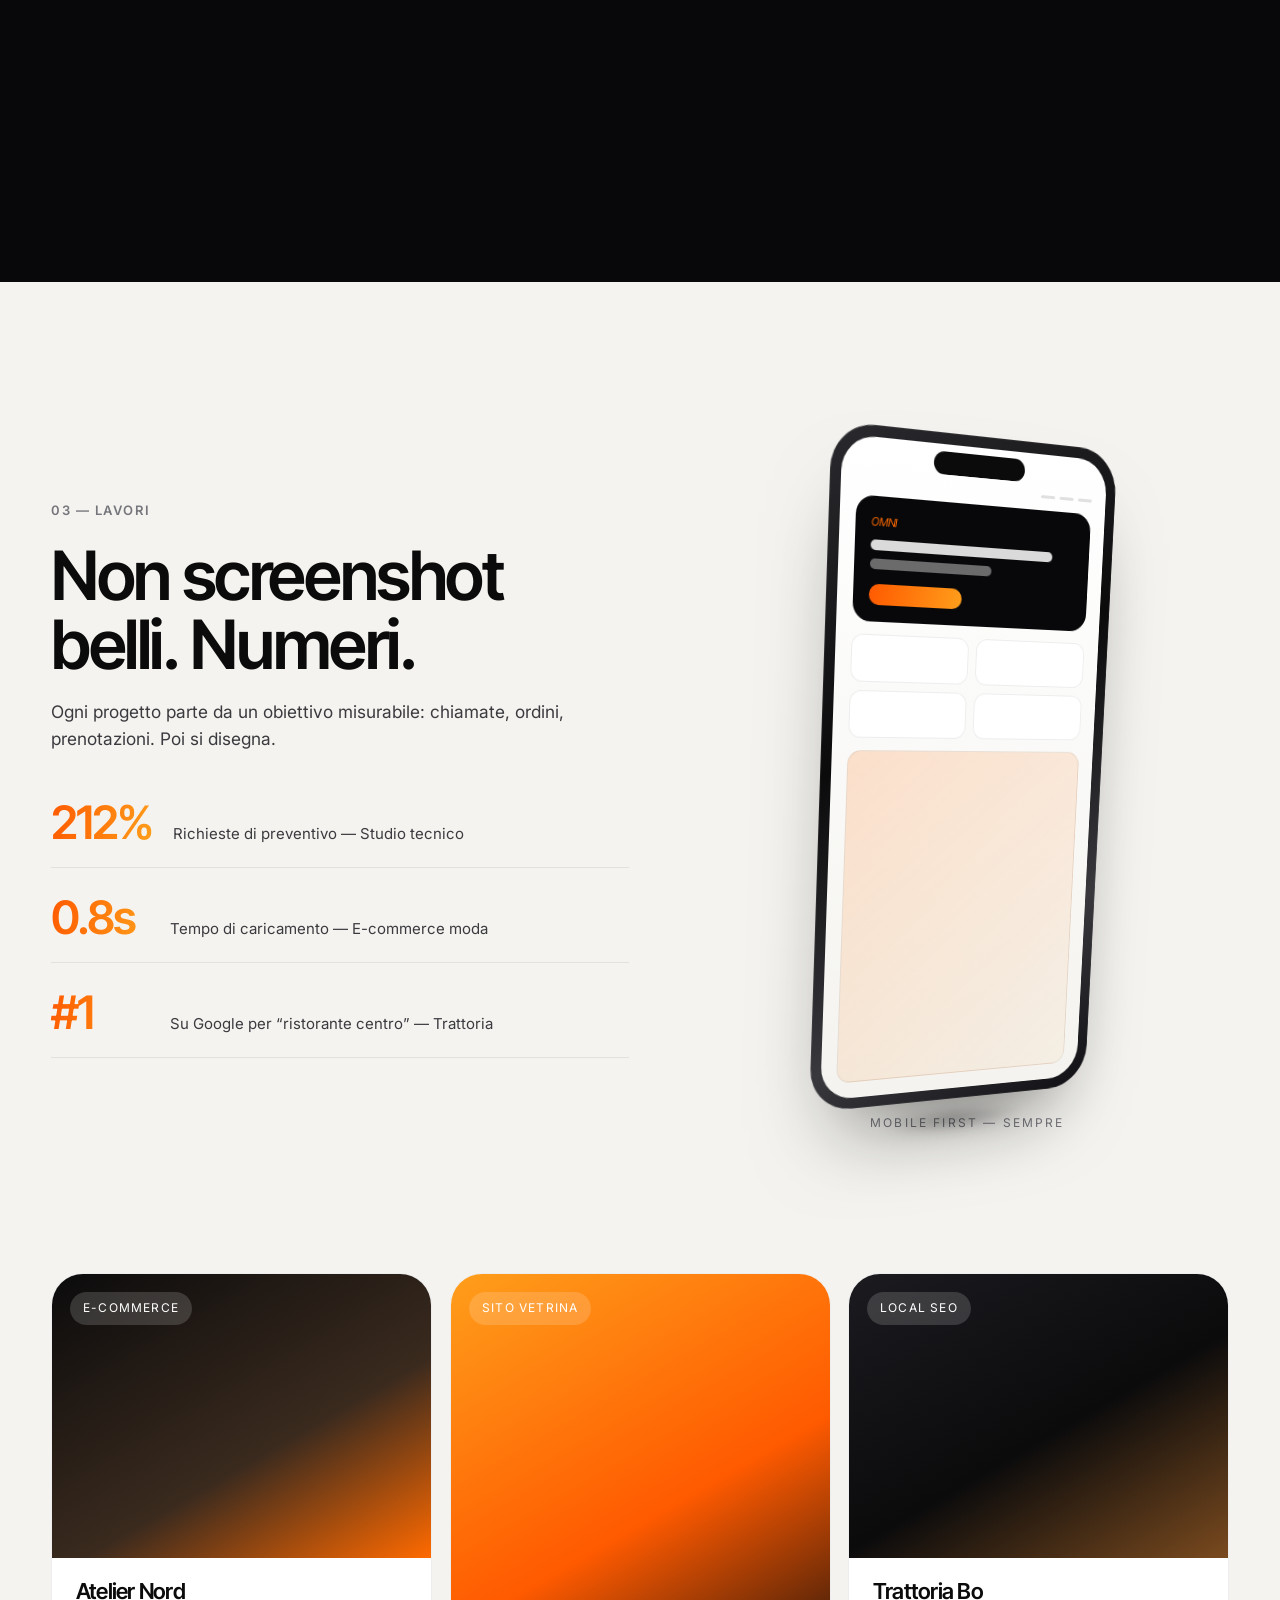
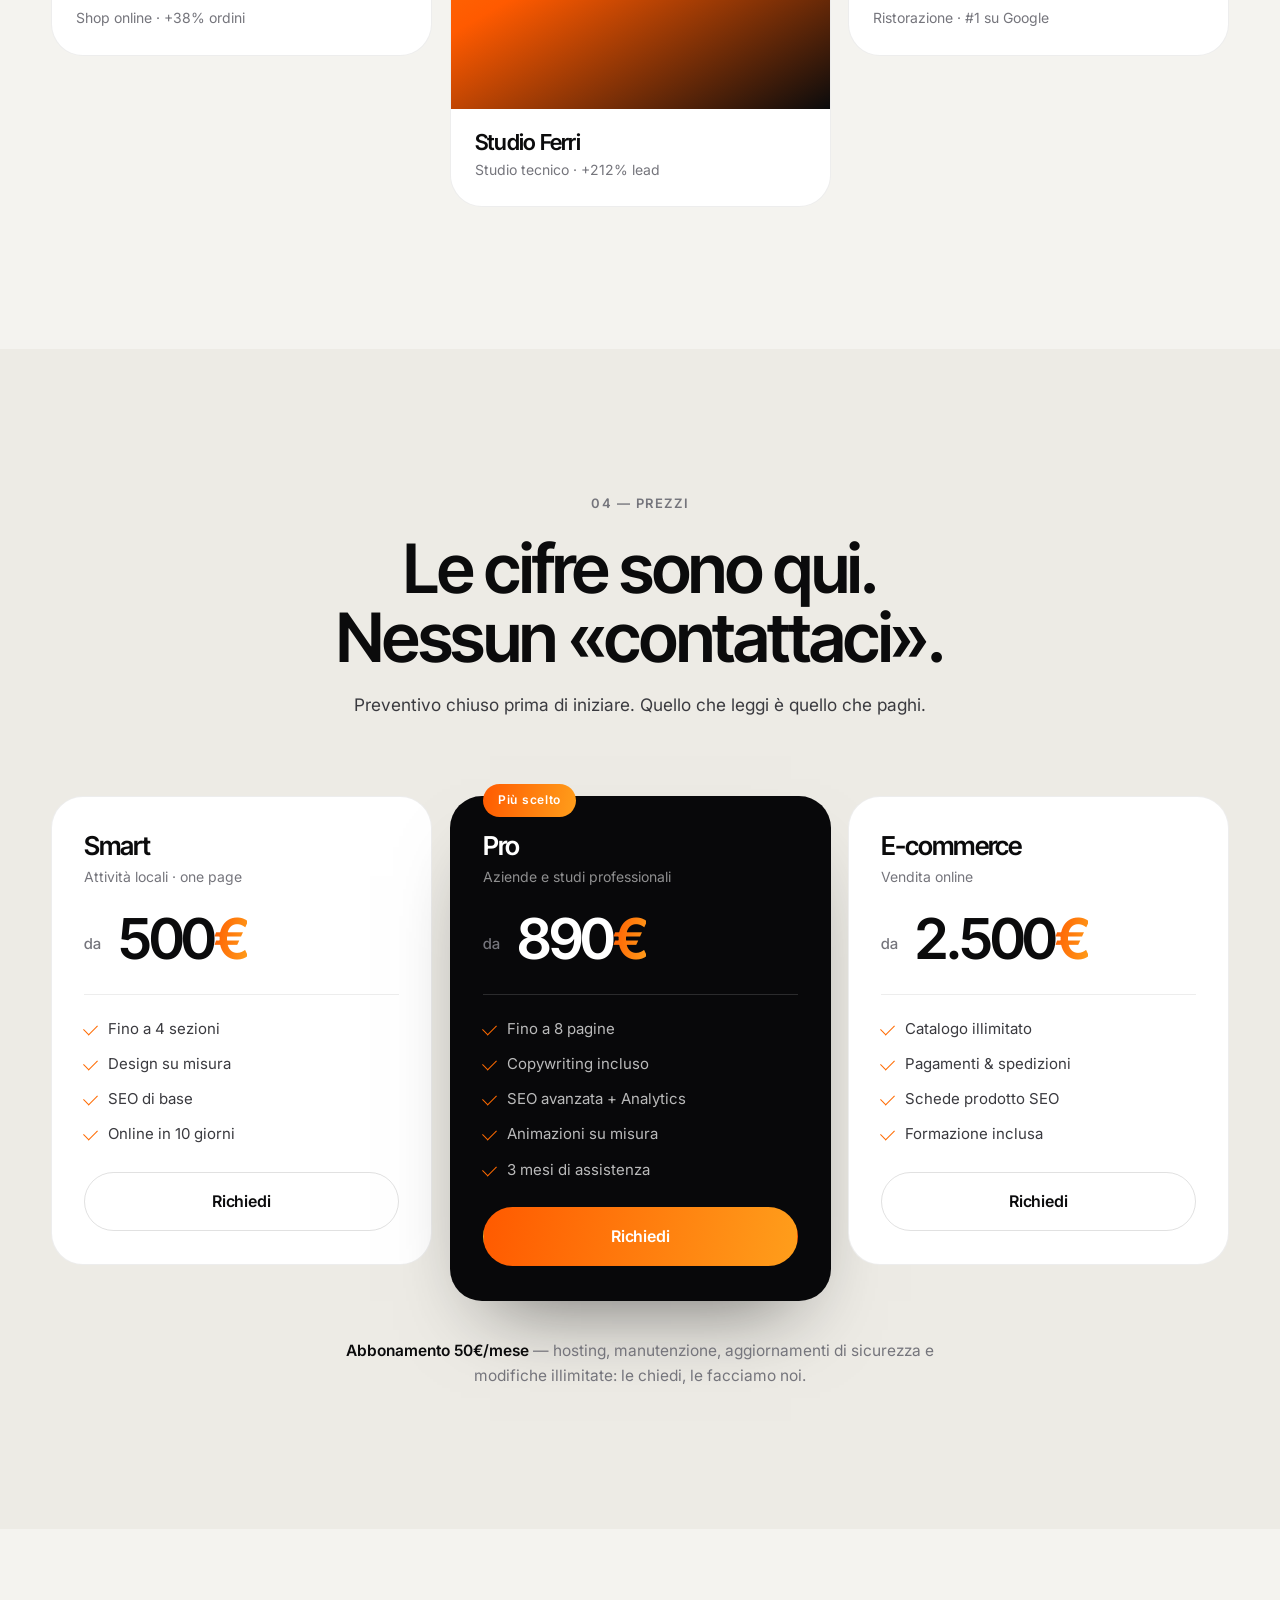
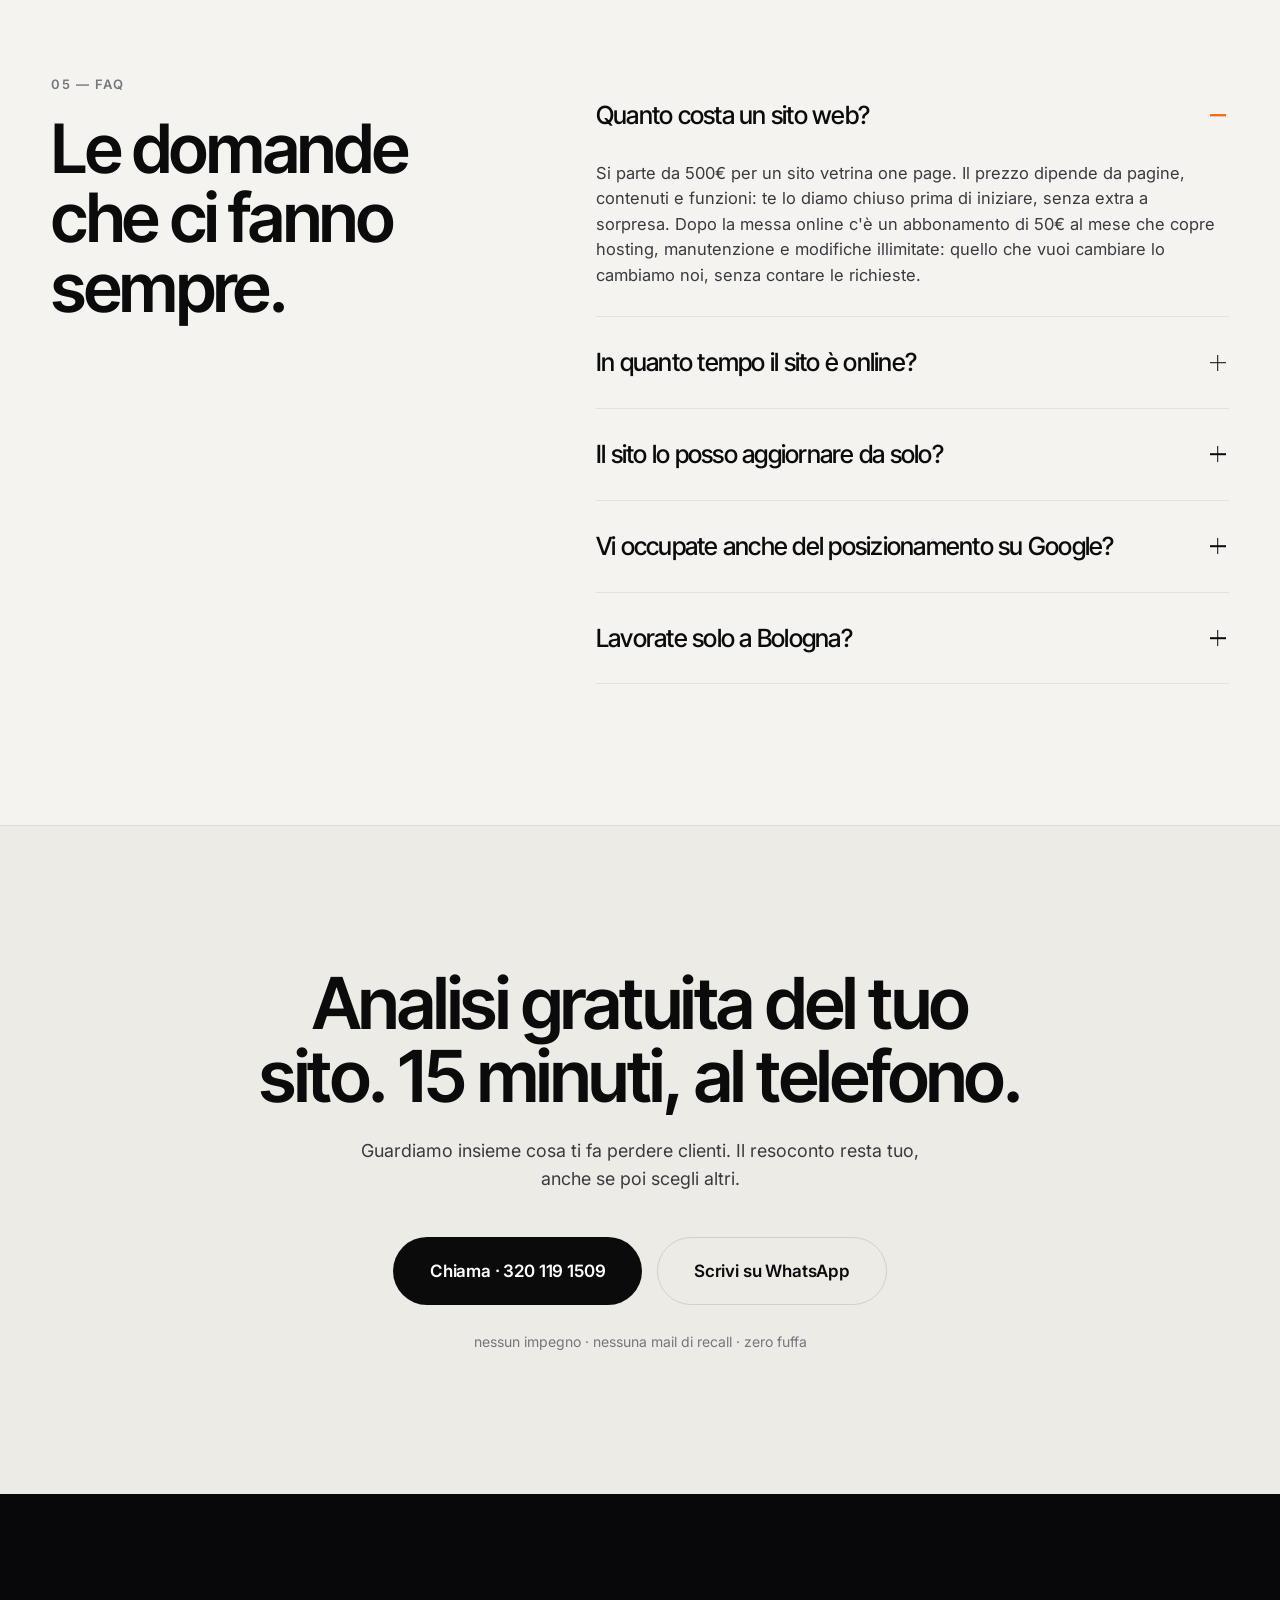
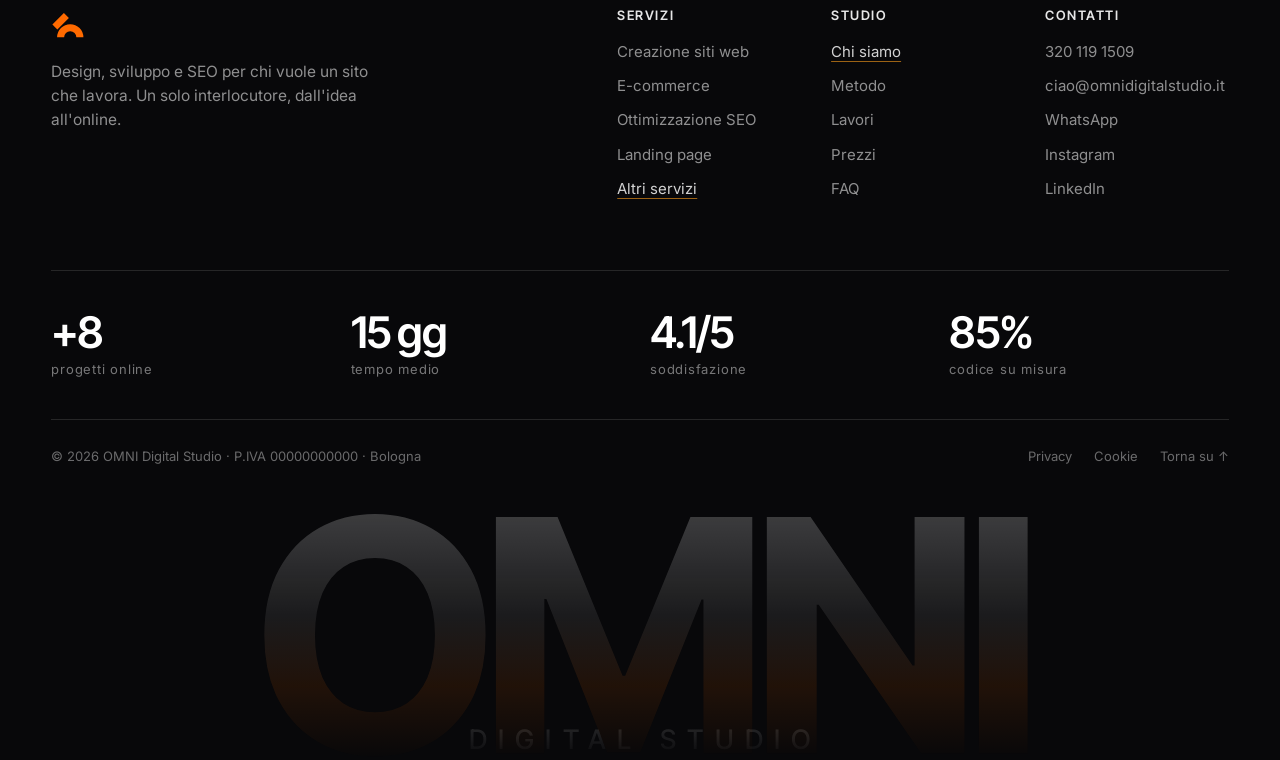
<file: sito OMNI/index.html>
<!DOCTYPE html>
<html lang="it">
<head>
<meta charset="utf-8">
<meta name="viewport" content="width=device-width, initial-scale=1, viewport-fit=cover">
<meta name="theme-color" content="#F5F4F1" media="(prefers-color-scheme: light)">
<meta name="theme-color" content="#0A0A0B" media="(prefers-color-scheme: dark)">

<title>OMNI Digital Studio · Creazione siti web, e-commerce e SEO</title>
<meta name="description" content="OMNI Digital Studio: creazione siti web professionali, e-commerce e ottimizzazione SEO. Siti veloci, mobile first e pensati per portare clienti. Preventivo gratuito.">
<meta name="keywords" content="creazione siti web, realizzazione siti internet, web agency, sito e-commerce, ottimizzazione SEO, web design, restyling sito, landing page">
<link rel="canonical" href="https://www.omnidigitalstudio.it/">
<meta name="robots" content="noindex, nofollow">
<!-- ANTEPRIMA: quando il sito va online sul dominio vero, rimetti content="index, follow, max-image-preview:large" -->

<meta property="og:type" content="website">
<meta property="og:locale" content="it_IT">
<meta property="og:site_name" content="OMNI Digital Studio">
<meta property="og:title" content="OMNI Digital Studio · Siti web che portano clienti">
<meta property="og:description" content="Creazione siti web, e-commerce e SEO. Design su misura, sviluppo veloce, risultati misurabili.">
<meta property="og:url" content="https://www.omnidigitalstudio.it/">
<meta name="twitter:card" content="summary_large_image">

<link rel="icon" href="assets/img/favicon.svg" type="image/svg+xml">
<link rel="preconnect" href="https://fonts.googleapis.com">
<link rel="preconnect" href="https://fonts.gstatic.com" crossorigin>
<link href="https://fonts.googleapis.com/css2?family=Inter+Tight:ital,wght@0,400;0,500;0,600;0,700;1,600;1,700&family=Inter:wght@400;500;600&display=swap" rel="stylesheet">
<link rel="stylesheet" href="assets/css/style.css?v=20260922b">
<script>document.documentElement.className+=" js";</script>

<script type="application/ld+json">
{
  "@context": "https://schema.org",
  "@type": "ProfessionalService",
  "name": "OMNI Digital Studio",
  "description": "Creazione siti web, e-commerce e ottimizzazione SEO per aziende e attività locali.",
  "url": "https://www.omnidigitalstudio.it/",
  "telephone": "+39 320 119 1509",
  "email": "ciao@omnidigitalstudio.it",
  "priceRange": "€€",
  "areaServed": "IT",
  "address": { "@type": "PostalAddress", "addressLocality": "Bologna", "addressCountry": "IT" },
  "makesOffer": [
    { "@type": "Offer", "itemOffered": { "@type": "Service", "name": "Creazione siti web" } },
    { "@type": "Offer", "itemOffered": { "@type": "Service", "name": "Sviluppo e-commerce" } },
    { "@type": "Offer", "itemOffered": { "@type": "Service", "name": "Ottimizzazione SEO" } },
    { "@type": "Offer", "itemOffered": { "@type": "Service", "name": "Restyling e performance" } }
  ]
}
</script>
</head>
<body>

<!-- ============ PRELOADER ============ -->
<div class="loader" id="loader" aria-hidden="true">
  <div class="loader__inner">
    <svg class="loader__mark" viewBox="0 0 106 96" aria-hidden="true">
      <g fill="none" stroke="#FF6A00" stroke-width="22">
        <path class="ld-arc" d="M30 88 A30 30 0 0 1 90 88"/>
        <path class="ld-bar" d="M12 56 L48 20"/>
      </g>
    </svg>
    <span class="loader__word">OMNI Studio</span>
  </div>
  <div class="loader__bar"><i></i></div>
</div>

<div class="grain" aria-hidden="true"></div>
<div class="scrollbar" id="scrollbar" aria-hidden="true"></div>

<!-- ============ HEADER ============ -->
<header class="header" id="header">
  <a class="brand" href="#top" aria-label="OMNI Digital Studio — home">
    <svg class="brand__mark" viewBox="0 0 106 96" aria-hidden="true">
      <g fill="none" stroke="currentColor" stroke-width="22"><path d="M30 88 A30 30 0 0 1 90 88"/><path d="M12 56 L48 20"/></g>
    </svg>
    <span class="brand__word">OMNI&nbsp;Studio</span>
  </a>

  <nav class="nav" aria-label="Navigazione principale">
    <a href="#servizi" data-link>Servizi</a>
    <a href="#metodo" data-link>Metodo</a>
    <a href="#lavori" data-link>Lavori</a>
    <a href="#prezzi" data-link>Prezzi</a>
    <a href="#faq" data-link>FAQ</a>
  </nav>

  <a href="#contatti" class="btn btn--dark header__cta" data-magnetic>
    <span>Preventivo gratuito</span>
  </a>

  <button class="burger" id="burger" aria-label="Apri il menu" aria-expanded="false" aria-controls="menu">
    <i></i><i></i>
  </button>
</header>

<!-- ============ MOBILE MENU ============ -->
<div class="menu" id="menu" aria-hidden="true">
  <nav class="menu__nav" aria-label="Menu mobile">
    <a href="#servizi" data-link><span>Servizi</span><em>01</em></a>
    <a href="#metodo" data-link><span>Metodo</span><em>02</em></a>
    <a href="#lavori" data-link><span>Lavori</span><em>03</em></a>
    <a href="#prezzi" data-link><span>Prezzi</span><em>04</em></a>
    <a href="#faq" data-link><span>FAQ</span><em>05</em></a>
    <a href="#contatti" data-link><span>Contatti</span><em>06</em></a>
  </nav>
  <div class="menu__foot">
    <a href="tel:+393201191509">320 119 1509</a>
    <a href="mailto:ciao@omnidigitalstudio.it">ciao@omnidigitalstudio.it</a>
  </div>
</div>

<main id="top">

<!-- ============ HERO ============ -->
<section class="hero">
  <canvas class="hero__canvas" id="heroCanvas" aria-hidden="true"></canvas>
  <div class="hero__glow" aria-hidden="true"></div>

  <div class="hero__inner">
    <p class="eyebrow" data-anim="up"><i class="dot"></i> Web agency · Bologna e tutta Italia</p>

    <h1 class="hero__title" data-anim="words">Siti web che portano <em>clienti,</em> non solo visite.</h1>

    <p class="hero__sub" data-anim="up" data-delay="200">Creazione siti web, e-commerce e SEO. Design su misura, caricamento sotto il secondo, primi su Google per quello che cerchi tu.</p>

    <div class="hero__cta" data-anim="up" data-delay="320">
      <a href="#contatti" class="btn btn--accent" data-magnetic><span>Richiedi un preventivo</span></a>
      <a href="#lavori" class="btn btn--ghost" data-magnetic><span>Guarda i lavori</span></a>
    </div>

    <ul class="hero__meta" data-anim="up" data-delay="420">
      <li><strong data-count="100" data-suffix="/100">0</strong><span>PageSpeed medio</span></li>
      <li><strong data-count="18" data-suffix=" gg">0</strong><span>Dal via all'online</span></li>
      <li><strong data-count="10" data-prefix="+">0</strong><span>Progetti consegnati</span></li>
    </ul>
  </div>

  <a class="hero__badge" href="#contatti" data-link aria-label="Disponibile per nuovi progetti">
    <svg viewBox="0 0 200 200" xmlns:xlink="http://www.w3.org/1999/xlink" aria-hidden="true">
      <defs><path id="circlePath" d="M100,100 m-72,0 a72,72 0 1,1 144,0 a72,72 0 1,1 -144,0"/></defs>
      <text><textPath href="#circlePath" xlink:href="#circlePath">DISPONIBILE PER NUOVI PROGETTI · OMNI · </textPath></text>
    </svg>
    <span class="hero__badge-core" aria-hidden="true">↗</span>
  </a>

  <a class="hero__scroll" href="#servizi" data-link aria-label="Scorri">
    <span class="hero__scroll-line"></span>
    <span>scorri</span>
  </a>
</section>

<!-- ============ TICKER ============ -->
<section class="ticker" aria-hidden="true">
  <div class="ticker__track">
    <div class="ticker__row">
      <span>Siti web su misura</span><i>✦</i><span>E-commerce</span><i>✦</i><span>SEO &amp; Local SEO</span><i>✦</i><span>Landing page</span><i>✦</i><span>Restyling</span><i>✦</i><span>Google Business Profile</span><i>✦</i><span>Identità visiva</span><i>✦</i>
    </div>
    <div class="ticker__row">
      <span>Siti web su misura</span><i>✦</i><span>E-commerce</span><i>✦</i><span>SEO &amp; Local SEO</span><i>✦</i><span>Landing page</span><i>✦</i><span>Restyling</span><i>✦</i><span>Google Business Profile</span><i>✦</i><span>Identità visiva</span><i>✦</i>
    </div>
  </div>
</section>

<!-- ============ SERVIZI ============ -->
<section class="section" id="servizi">
  <div class="wrap">
    <header class="sec-head">
      <p class="sec-tag" data-anim="up">01 — Servizi</p>
      <h2 class="sec-title" data-anim="words">Servizi digitali per il web, fatti bene.</h2>
      <p class="sec-lead" data-anim="up" data-delay="160">Un solo interlocutore: design, codice e posizionamento. Niente passaggi di mano, niente sorprese.</p>
    </header>

    <div class="cards">
      <article class="card" data-anim="up" data-tilt>
        <svg class="card__icon" viewBox="0 0 24 24" aria-hidden="true"><rect x="2.5" y="4" width="19" height="14" rx="2.5"/><path d="M2.5 8h19M6 20h12"/></svg>
        <h3>Siti web su misura</h3>
        <p>Sito vetrina o istituzionale, progettato sul tuo cliente. Veloce, mobile first, facile da aggiornare.</p>
        <ul class="card__list"><li>Design originale</li><li>CMS su richiesta</li><li>Copy incluso</li></ul>
        <span class="card__go" aria-hidden="true">→</span>
      </article>

      <article class="card" data-anim="up" data-delay="90" data-tilt>
        <svg class="card__icon" viewBox="0 0 24 24" aria-hidden="true"><path d="M3 5h3l2.2 10.2a2 2 0 0 0 2 1.6h7.1a2 2 0 0 0 2-1.5L21 8H7"/><circle cx="10.5" cy="20" r="1.4"/><circle cx="18" cy="20" r="1.4"/></svg>
        <h3>E-commerce</h3>
        <p>Negozio online con checkout senza attriti, pagamenti sicuri e schede prodotto che convertono.</p>
        <ul class="card__list"><li>Shopify / WooCommerce</li><li>Pagamenti &amp; spedizioni</li><li>Analytics</li></ul>
        <span class="card__go" aria-hidden="true">→</span>
      </article>

      <article class="card" data-anim="up" data-delay="180" data-tilt>
        <svg class="card__icon" viewBox="0 0 24 24" aria-hidden="true"><circle cx="11" cy="11" r="6.5"/><path d="M15.8 15.8 21 21M8 11h6M11 8v6"/></svg>
        <h3>SEO &amp; Local SEO</h3>
        <p>Ottimizzazione on-page, contenuti e Google Business Profile: ti trovano quando ti cercano davvero.</p>
        <ul class="card__list"><li>Ricerca keyword</li><li>Dati strutturati</li><li>Report mensile</li></ul>
        <span class="card__go" aria-hidden="true">→</span>
      </article>

      <article class="card" data-anim="up" data-delay="270" data-tilt>
        <svg class="card__icon" viewBox="0 0 24 24" aria-hidden="true"><path d="M13 2 4 14h6l-1 8 9-12h-6z"/></svg>
        <h3>Restyling &amp; performance</h3>
        <p>Il tuo sito esiste ma è lento e datato. Lo rifacciamo leggero, accessibile e pronto per il mobile.</p>
        <ul class="card__list"><li>Audit gratuito</li><li>Core Web Vitals</li><li>Migrazione sicura</li></ul>
        <span class="card__go" aria-hidden="true">→</span>
      </article>
    </div>
  </div>
</section>

<!-- ============ METODO (scroll orizzontale) ============ -->
<section class="method" id="metodo">
  <div class="method__sticky">
    <div class="wrap method__head">
      <p class="sec-tag sec-tag--light">02 — Metodo</p>
      <h2 class="sec-title sec-title--light">Dalla chiamata all'online in 18 giorni.</h2>
    </div>
    <div class="method__track" id="methodTrack">
      <article class="step">
        <span class="step__n">01</span>
        <h3>Ascolto</h3>
        <p>15 minuti al telefono. Capiamo chi è il tuo cliente e cosa deve fare sul sito.</p>
        <span class="step__time">Giorno 1</span>
      </article>
      <article class="step">
        <span class="step__n">02</span>
        <h3>Progetto</h3>
        <p>Struttura, testi e design. Vedi il sito prima che una riga di codice esista.</p>
        <span class="step__time">Giorni 2–6</span>
      </article>
      <article class="step">
        <span class="step__n">03</span>
        <h3>Sviluppo</h3>
        <p>Codice pulito, zero template pesanti. Test su ogni schermo, da iPhone SE al 27".</p>
        <span class="step__time">Giorni 7–15</span>
      </article>
      <article class="step">
        <span class="step__n">04</span>
        <h3>Online</h3>
        <p>Pubblicazione, indicizzazione su Google e formazione per gestirlo da solo.</p>
        <span class="step__time">Giorni 16–18</span>
      </article>
      <article class="step step--cta">
        <h3>Pronto a partire?</h3>
        <p>Analisi gratuita del sito che hai oggi.</p>
        <a href="#contatti" class="btn btn--accent" data-magnetic><span>Prenota 15 minuti</span></a>
      </article>
    </div>
    <div class="method__progress" aria-hidden="true"><i id="methodBar"></i></div>
  </div>
</section>

<!-- ============ DEVICE SHOWCASE ============ -->
<section class="show" id="lavori">
  <div class="wrap show__grid">
    <div class="show__text">
      <p class="sec-tag" data-anim="up">03 — Lavori</p>
      <h2 class="sec-title" data-anim="words">Non screenshot belli. Numeri.</h2>
      <p class="sec-lead" data-anim="up" data-delay="140">Ogni progetto parte da un obiettivo misurabile: chiamate, ordini, prenotazioni. Poi si disegna.</p>
      <ul class="show__list">
        <li data-anim="up" data-delay="200"><strong data-count="212" data-suffix="%">0</strong><span>Richieste di preventivo — Studio tecnico</span></li>
        <li data-anim="up" data-delay="280"><strong data-count="0.8" data-decimals="1" data-suffix="s">0</strong><span>Tempo di caricamento — E-commerce moda</span></li>
        <li data-anim="up" data-delay="360"><strong data-count="1" data-prefix="#">0</strong><span>Su Google per “ristorante centro” — Trattoria</span></li>
      </ul>
    </div>

    <div class="show__device" id="deviceStage">
      <div class="phone" id="phone">
        <div class="phone__frame">
          <div class="phone__notch"></div>
          <div class="phone__screen">
            <div class="ui">
              <div class="ui__bar"><i></i><i></i><i></i></div>
              <div class="ui__hero">
                <span class="ui__tag">OMNI</span>
                <span class="ui__h"></span><span class="ui__h ui__h--s"></span>
                <span class="ui__btn"></span>
              </div>
              <div class="ui__grid"><i></i><i></i><i></i><i></i></div>
              <div class="ui__block"></div>
            </div>
          </div>
        </div>
        <div class="phone__shadow" aria-hidden="true"></div>
      </div>
      <p class="show__hint" aria-hidden="true">mobile first — sempre</p>
    </div>
  </div>
</section>

<!-- ============ PROGETTI ============ -->
<section class="works">
  <div class="wrap">
    <div class="works__grid">
      <a class="work" href="#contatti" data-anim="up">
        <div class="work__media work__media--a"><span class="work__tag">E-commerce</span></div>
        <div class="work__meta"><h3>Atelier Nord</h3><span>Shop online · +38% ordini</span></div>
      </a>
      <a class="work work--tall" href="#contatti" data-anim="up" data-delay="120">
        <div class="work__media work__media--b"><span class="work__tag">Sito vetrina</span></div>
        <div class="work__meta"><h3>Studio Ferri</h3><span>Studio tecnico · +212% lead</span></div>
      </a>
      <a class="work" href="#contatti" data-anim="up" data-delay="240">
        <div class="work__media work__media--c"><span class="work__tag">Local SEO</span></div>
        <div class="work__meta"><h3>Trattoria Bo</h3><span>Ristorazione · #1 su Google</span></div>
      </a>
    </div>
  </div>
</section>

<!-- ============ PREZZI ============ -->
<section class="section section--alt" id="prezzi">
  <div class="wrap">
    <header class="sec-head">
      <p class="sec-tag" data-anim="up">04 — Prezzi</p>
      <h2 class="sec-title" data-anim="words">Le cifre sono qui. Nessun «contattaci».</h2>
      <p class="sec-lead" data-anim="up" data-delay="140">Preventivo chiuso prima di iniziare. Quello che leggi è quello che paghi.</p>
    </header>

    <div class="plans">
      <article class="plan" data-anim="up">
        <h3>Smart</h3>
        <p class="plan__for">Attività locali · one page</p>
        <p class="plan__price"><span>da</span> 500<em>€</em></p>
        <ul><li>Fino a 4 sezioni</li><li>Design su misura</li><li>SEO di base</li><li>Online in 10 giorni</li></ul>
        <a href="#contatti" class="btn btn--ghost btn--full"><span>Richiedi</span></a>
      </article>

      <article class="plan plan--hot" data-anim="up" data-delay="110">
        <span class="plan__badge">Più scelto</span>
        <h3>Pro</h3>
        <p class="plan__for">Aziende e studi professionali</p>
        <p class="plan__price"><span>da</span> 890<em>€</em></p>
        <ul><li>Fino a 8 pagine</li><li>Copywriting incluso</li><li>SEO avanzata + Analytics</li><li>Animazioni su misura</li><li>3 mesi di assistenza</li></ul>
        <a href="#contatti" class="btn btn--accent btn--full" data-magnetic><span>Richiedi</span></a>
      </article>

      <article class="plan" data-anim="up" data-delay="220">
        <h3>E-commerce</h3>
        <p class="plan__for">Vendita online</p>
        <p class="plan__price"><span>da</span> 2.500<em>€</em></p>
        <ul><li>Catalogo illimitato</li><li>Pagamenti &amp; spedizioni</li><li>Schede prodotto SEO</li><li>Formazione inclusa</li></ul>
        <a href="#contatti" class="btn btn--ghost btn--full"><span>Richiedi</span></a>
      </article>
    </div>

    <p class="plans__note" data-anim="up"><strong>Abbonamento 50€/mese</strong> — hosting, manutenzione, aggiornamenti di sicurezza e modifiche illimitate: le chiedi, le facciamo noi.</p>
  </div>
</section>

<!-- ============ FAQ ============ -->
<section class="section" id="faq">
  <div class="wrap faq__wrap">
    <header class="sec-head sec-head--left">
      <p class="sec-tag" data-anim="up">05 — FAQ</p>
      <h2 class="sec-title" data-anim="words">Le domande che ci fanno sempre.</h2>
    </header>

    <div class="faq" id="faqList">
      <details class="qa" open>
        <summary><span>Quanto costa un sito web?</span><i></i></summary>
        <div class="qa__body"><p>Si parte da 500€ per un sito vetrina one page. Il prezzo dipende da pagine, contenuti e funzioni: te lo diamo chiuso prima di iniziare, senza extra a sorpresa. Dopo la messa online c'è un abbonamento di 50€ al mese che copre hosting, manutenzione e modifiche illimitate: quello che vuoi cambiare lo cambiamo noi, senza contare le richieste.</p></div>
      </details>
      <details class="qa">
        <summary><span>In quanto tempo il sito è online?</span><i></i></summary>
        <div class="qa__body"><p>In media 18 giorni dal via libera. Con i testi e le foto pronte si scende a 10.</p></div>
      </details>
      <details class="qa">
        <summary><span>Il sito lo posso aggiornare da solo?</span><i></i></summary>
        <div class="qa__body"><p>Sì. Consegniamo un pannello semplice e mezz'ora di formazione registrata: cambi testi, foto e prezzi senza chiamare nessuno.</p></div>
      </details>
      <details class="qa">
        <summary><span>Vi occupate anche del posizionamento su Google?</span><i></i></summary>
        <div class="qa__body"><p>Ogni sito nasce ottimizzato: struttura, velocità, dati strutturati e Google Business Profile. Per la SEO continuativa c'è un piano mensile dedicato.</p></div>
      </details>
      <details class="qa">
        <summary><span>Lavorate solo a Bologna?</span><i></i></summary>
        <div class="qa__body"><p>No. Lavoriamo in tutta Italia da remoto, con call e materiali condivisi. Di persona su Bologna e provincia.</p></div>
      </details>
    </div>
  </div>
</section>

<!-- ============ CTA ============ -->
<section class="cta" id="contatti">
  <div class="wrap cta__inner">
    <h2 class="cta__title" data-anim="words">Analisi gratuita del tuo sito. 15 minuti, al telefono.</h2>
    <p class="cta__sub" data-anim="up" data-delay="160">Guardiamo insieme cosa ti fa perdere clienti. Il resoconto resta tuo, anche se poi scegli altri.</p>
    <div class="cta__row" data-anim="up" data-delay="280">
      <a href="tel:+393201191509" class="btn btn--dark btn--lg" data-magnetic><span>Chiama · 320 119 1509</span></a>
      <a href="https://wa.me/393201191509" class="btn btn--ghost btn--lg" data-magnetic><span>Scrivi su WhatsApp</span></a>
    </div>
    <p class="cta__note">nessun impegno · nessuna mail di recall · zero fuffa</p>
  </div>
</section>

</main>

<!-- ============ FOOTER ============ -->
<footer class="foot" id="foot">
  <div class="foot__wordmark" aria-hidden="true">
    <span class="foot__omni" id="footOmni">OMNI</span>
    <span class="foot__sub">DIGITAL STUDIO</span>
  </div>

  <div class="wrap foot__inner">
    <div class="foot__top">
      <div class="foot__brand">
        <svg class="brand__mark" viewBox="0 0 106 96" aria-hidden="true"><g fill="none" stroke="#FF6A00" stroke-width="22"><path d="M30 88 A30 30 0 0 1 90 88"/><path d="M12 56 L48 20"/></g></svg>
        <p>Design, sviluppo e SEO per chi vuole un sito che lavora. Un solo interlocutore, dall'idea all'online.</p>
      </div>

      <div class="foot__cols">
        <div>
          <h4>Servizi</h4>
          <ul>
            <li><a href="#servizi">Creazione siti web</a></li>
            <li><a href="#servizi">E-commerce</a></li>
            <li><a href="#servizi">Ottimizzazione SEO</a></li>
            <li><a href="#servizi">Landing page</a></li>
            <li><a class="foot__page" href="altri-servizi.html">Altri servizi</a></li>
          </ul>
        </div>
        <div>
          <h4>Studio</h4>
          <ul>
            <li><a class="foot__page" href="chi-siamo.html">Chi siamo</a></li>
            <li><a href="#metodo">Metodo</a></li>
            <li><a href="#lavori">Lavori</a></li>
            <li><a href="#prezzi">Prezzi</a></li>
            <li><a href="#faq">FAQ</a></li>
          </ul>
        </div>
        <div>
          <h4>Contatti</h4>
          <ul>
            <li><a href="tel:+393201191509">320 119 1509</a></li>
            <li><a href="mailto:ciao@omnidigitalstudio.it">ciao@omnidigitalstudio.it</a></li>
            <li><a href="https://wa.me/393201191509">WhatsApp</a></li>
            <li><a href="#">Instagram</a></li>
            <li><a href="#">LinkedIn</a></li>
          </ul>
        </div>
      </div>
    </div>

    <div class="foot__stats">
      <div><strong data-count="10" data-prefix="+">0</strong><span>progetti online</span></div>
      <div><strong data-count="18" data-suffix=" gg">0</strong><span>tempo medio</span></div>
      <div><strong data-count="4.9" data-decimals="1" data-suffix="/5">0</strong><span>soddisfazione</span></div>
      <div><strong data-count="100" data-suffix="%">0</strong><span>codice su misura</span></div>
    </div>

    <div class="foot__bottom">
      <span>© <span id="year">2026</span> OMNI Digital Studio · P.IVA 00000000000 · Bologna</span>
      <span class="foot__links">
        <a href="#">Privacy</a><a href="#">Cookie</a><a href="#top" data-link>Torna su ↑</a>
      </span>
    </div>
  </div>
</footer>

<!-- ============ MOBILE STICKY BAR ============ -->
<div class="mbar" id="mbar" aria-hidden="false">
  <a href="tel:+393201191509" class="mbar__btn mbar__btn--ghost">Chiama</a>
  <a href="#contatti" class="mbar__btn mbar__btn--accent" data-link>Preventivo gratuito</a>
</div>

<script src="assets/js/main.js?v=20260922b" defer></script>
</body>
</html>
</file>
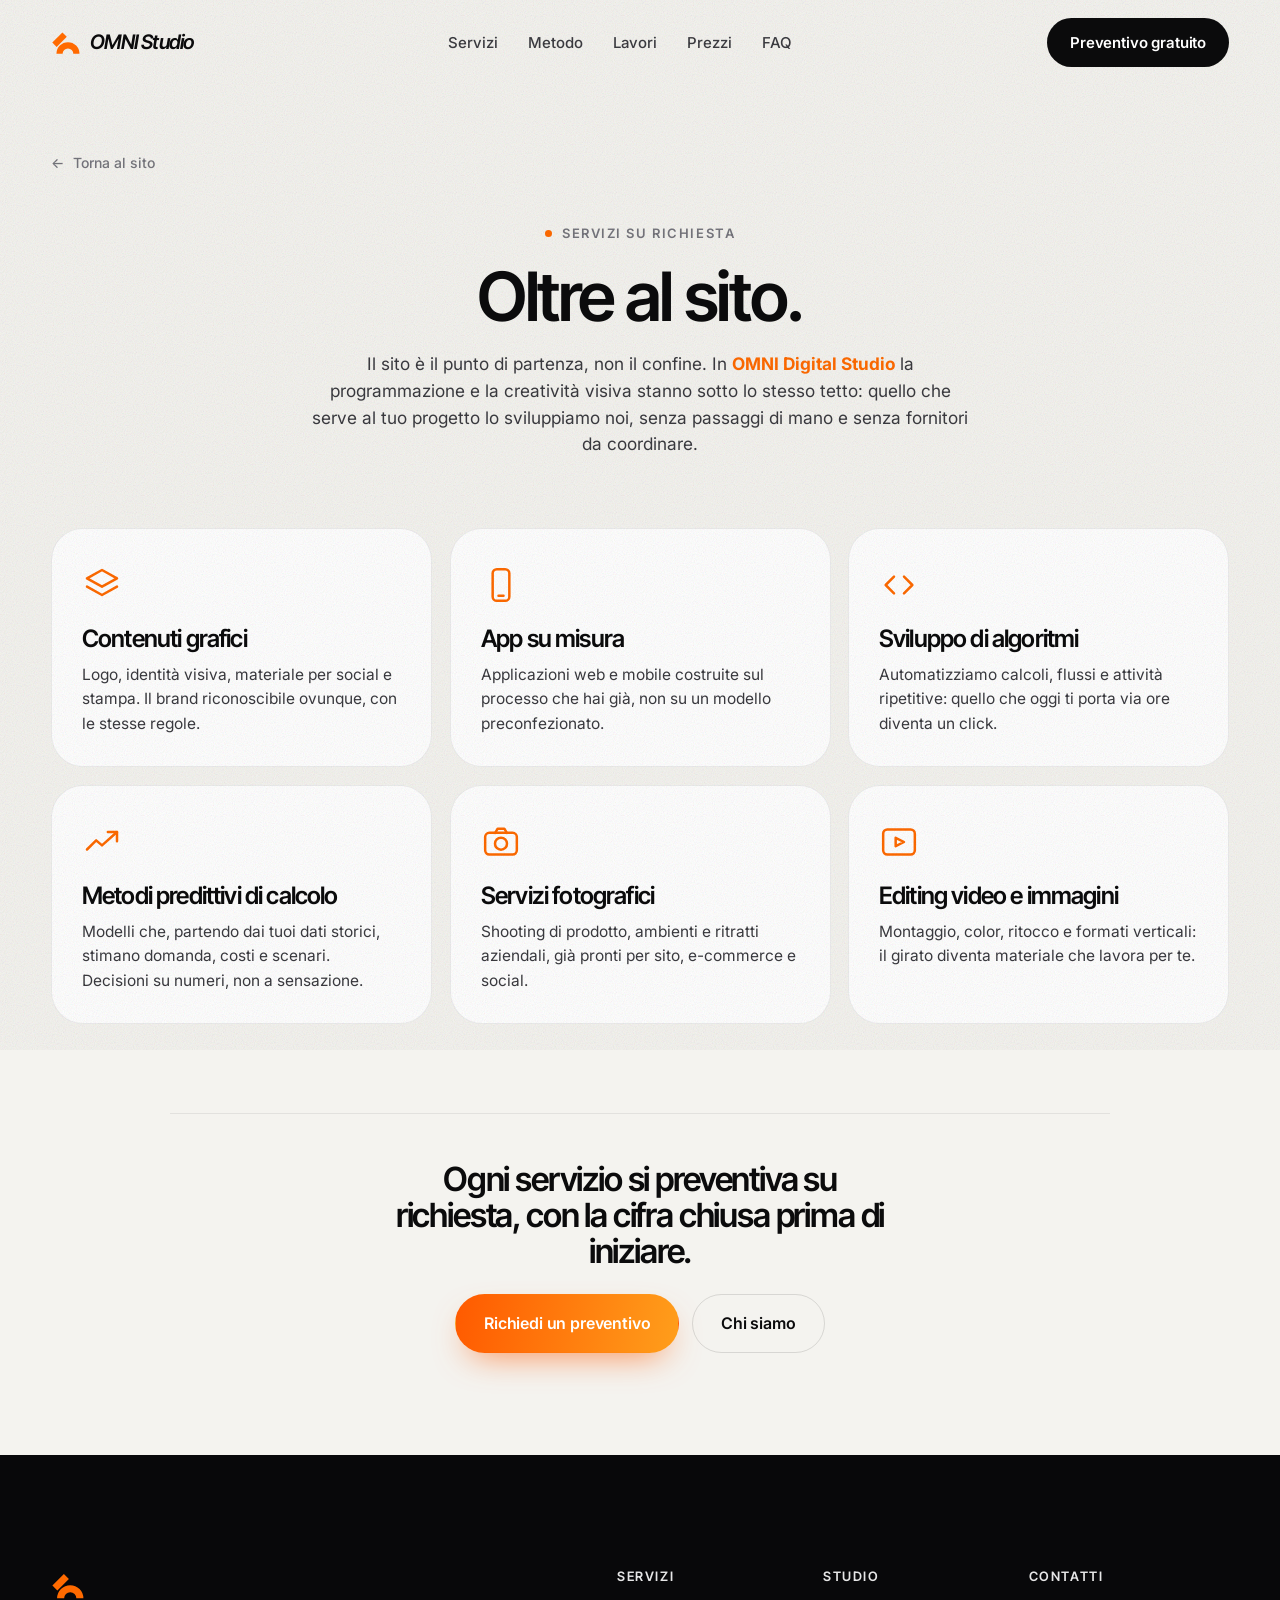
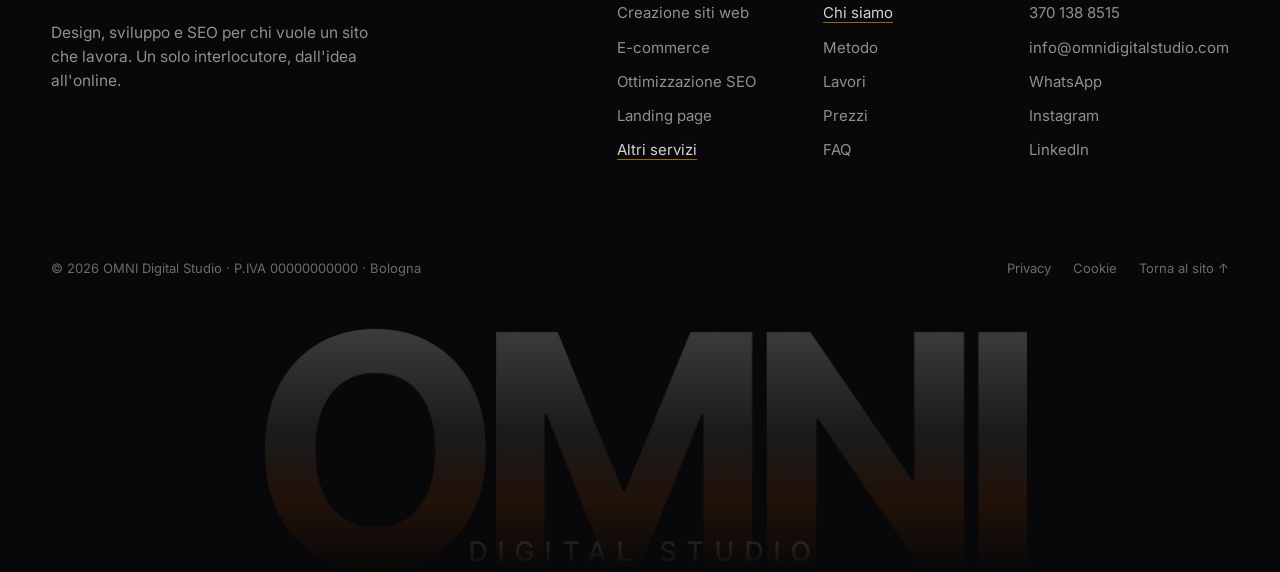
<file: altri-servizi.html>
<!DOCTYPE html>
<html lang="it">
<head>
<meta charset="utf-8">
<meta name="viewport" content="width=device-width, initial-scale=1, viewport-fit=cover">
<meta name="theme-color" content="#F5F4F1" media="(prefers-color-scheme: light)">
<meta name="theme-color" content="#0A0A0B" media="(prefers-color-scheme: dark)">

<title>Altri servizi · OMNI Digital Studio</title>
<meta name="description" content="Contenuti grafici, sviluppo di algoritmi e app su misura, metodi predittivi di calcolo, servizi fotografici ed editing video e immagini. Gli altri servizi di OMNI Digital Studio.">
<link rel="canonical" href="https://www.omnidigitalstudio.it/altri-servizi.html">
<meta name="robots" content="noindex, nofollow">
<!-- ANTEPRIMA: quando il sito va online sul dominio vero, rimetti content="index, follow, max-image-preview:large" -->

<meta property="og:type" content="article">
<meta property="og:locale" content="it_IT">
<meta property="og:site_name" content="OMNI Digital Studio">
<meta property="og:title" content="Altri servizi · OMNI Digital Studio">
<meta property="og:description" content="Grafica, algoritmi, app, calcolo predittivo, foto e video. Tutto quello che facciamo oltre al sito.">

<link rel="icon" href="assets/img/favicon.svg" type="image/svg+xml">
<link rel="preconnect" href="https://fonts.googleapis.com">
<link rel="preconnect" href="https://fonts.gstatic.com" crossorigin>
<link href="https://fonts.googleapis.com/css2?family=Inter+Tight:ital,wght@0,400;0,500;0,600;0,700;1,600;1,700&family=Inter:wght@400;500;600&display=swap" rel="stylesheet">
<link rel="stylesheet" href="assets/css/style.css?v=20260923d">
<script>document.documentElement.className+=" js";</script>
</head>
<body>

<div class="grain" aria-hidden="true"></div>
<div class="scrollbar" id="scrollbar" aria-hidden="true"></div>

<header class="header" id="header">
  <a class="brand" href="index.html" aria-label="OMNI Digital Studio — home">
    <svg class="brand__mark" viewBox="0 0 106 96" aria-hidden="true">
      <g fill="none" stroke="currentColor" stroke-width="22"><path d="M30 88 A30 30 0 0 1 90 88"/><path d="M12 56 L48 20"/></g>
    </svg>
    <span class="brand__word">OMNI&nbsp;Studio</span>
  </a>

  <nav class="nav" aria-label="Navigazione principale">
    <a href="index.html#servizi">Servizi</a>
    <a href="index.html#metodo">Metodo</a>
    <a href="index.html#lavori">Lavori</a>
    <a href="index.html#prezzi">Prezzi</a>
    <a href="index.html#faq">FAQ</a>
  </nav>

  <a href="index.html#contatti" class="btn btn--dark header__cta" data-magnetic><span>Preventivo gratuito</span></a>

  <button class="burger" id="burger" aria-label="Apri il menu" aria-expanded="false" aria-controls="menu">
    <i></i><i></i>
  </button>
</header>

<div class="menu" id="menu" aria-hidden="true">
  <nav class="menu__nav" aria-label="Menu mobile">
    <a href="index.html"><span>Home</span><em>01</em></a>
    <a href="index.html#servizi"><span>Servizi</span><em>02</em></a>
    <a href="index.html#metodo"><span>Metodo</span><em>03</em></a>
    <a href="index.html#lavori"><span>Lavori</span><em>04</em></a>
    <a href="index.html#prezzi"><span>Prezzi</span><em>05</em></a>
    <a href="index.html#contatti"><span>Contatti</span><em>06</em></a>
  </nav>
  <div class="menu__foot">
    <a href="tel:+393701388515">370 138 8515</a>
    <a href="mailto:info@omnidigitalstudio.com">info@omnidigitalstudio.com</a>
  </div>
</div>

<main class="page">
  <div class="wrap page__inner">
    <a class="back" href="index.html"><span aria-hidden="true">←</span> Torna al sito</a>

    <div class="page__head">
      <p class="eyebrow" data-anim="up"><i class="dot"></i> Servizi su richiesta</p>
      <h1 class="sec-title" data-anim="words">Oltre al sito.</h1>
      <p class="sec-lead" data-anim="up" data-delay="120">Il sito è il punto di partenza, non il confine. In <strong class="hl">OMNI Digital Studio</strong> la programmazione e la creatività visiva stanno sotto lo stesso tetto: quello che serve al tuo progetto lo sviluppiamo noi, senza passaggi di mano e senza fornitori da coordinare.</p>
    </div>

    <div class="cards cards--3">
      <article class="card" data-anim="up" data-tilt>
        <svg class="card__icon" viewBox="0 0 24 24" aria-hidden="true"><path d="M12 3 3 8l9 5 9-5z"/><path d="M3 13l9 5 9-5"/></svg>
        <h2>Contenuti grafici</h2>
        <p>Logo, identità visiva, materiale per social e stampa. Il brand riconoscibile ovunque, con le stesse regole.</p>
        <span class="card__go" aria-hidden="true">→</span>
      </article>

      <article class="card" data-anim="up" data-delay="90" data-tilt>
        <svg class="card__icon" viewBox="0 0 24 24" aria-hidden="true"><rect x="7" y="2.5" width="10" height="19" rx="2.5"/><path d="M10.5 18.5h3"/></svg>
        <h2>App su misura</h2>
        <p>Applicazioni web e mobile costruite sul processo che hai già, non su un modello preconfezionato.</p>
        <span class="card__go" aria-hidden="true">→</span>
      </article>

      <article class="card" data-anim="up" data-delay="180" data-tilt>
        <svg class="card__icon" viewBox="0 0 24 24" aria-hidden="true"><path d="M9 7 4 12l5 5M15 7l5 5-5 5"/></svg>
        <h2>Sviluppo di algoritmi</h2>
        <p>Automatizziamo calcoli, flussi e attività ripetitive: quello che oggi ti porta via ore diventa un click.</p>
        <span class="card__go" aria-hidden="true">→</span>
      </article>

      <article class="card" data-anim="up" data-tilt>
        <svg class="card__icon" viewBox="0 0 24 24" aria-hidden="true"><path d="M3 16.5 8.5 11l3.5 3L21 6"/><path d="M15.5 6H21v5.5"/></svg>
        <h2>Metodi predittivi di calcolo</h2>
        <p>Modelli che, partendo dai tuoi dati storici, stimano domanda, costi e scenari. Decisioni su numeri, non a sensazione.</p>
        <span class="card__go" aria-hidden="true">→</span>
      </article>

      <article class="card" data-anim="up" data-delay="90" data-tilt>
        <svg class="card__icon" viewBox="0 0 24 24" aria-hidden="true"><rect x="2.5" y="6.5" width="19" height="13" rx="2.5"/><circle cx="12" cy="13" r="3.6"/><path d="M8.5 6.5 10 4h4l1.5 2.5"/></svg>
        <h2>Servizi fotografici</h2>
        <p>Shooting di prodotto, ambienti e ritratti aziendali, già pronti per sito, e-commerce e social.</p>
        <span class="card__go" aria-hidden="true">→</span>
      </article>

      <article class="card" data-anim="up" data-delay="180" data-tilt>
        <svg class="card__icon" viewBox="0 0 24 24" aria-hidden="true"><rect x="2.5" y="4.5" width="19" height="15" rx="2.5"/><path d="M10 9.5l5 2.5-5 2.5z"/></svg>
        <h2>Editing video e immagini</h2>
        <p>Montaggio, color, ritocco e formati verticali: il girato diventa materiale che lavora per te.</p>
        <span class="card__go" aria-hidden="true">→</span>
      </article>
    </div>

    <div class="page__cta" data-anim="up">
      <p>Ogni servizio si preventiva su richiesta, con la cifra chiusa prima di iniziare.</p>
      <div class="page__cta-row">
        <a href="index.html#contatti" class="btn btn--accent" data-magnetic><span>Richiedi un preventivo</span></a>
        <a href="chi-siamo.html" class="btn btn--ghost" data-magnetic><span>Chi siamo</span></a>
      </div>
    </div>
  </div>
</main>

<footer class="foot" id="foot">
  <div class="foot__wordmark" aria-hidden="true">
    <span class="foot__omni" id="footOmni">OMNI</span>
    <span class="foot__sub">DIGITAL STUDIO</span>
  </div>

  <div class="wrap foot__inner">
    <div class="foot__top">
      <div class="foot__brand">
        <svg class="brand__mark" viewBox="0 0 106 96" aria-hidden="true"><g fill="none" stroke="#FF6A00" stroke-width="22"><path d="M30 88 A30 30 0 0 1 90 88"/><path d="M12 56 L48 20"/></g></svg>
        <p>Design, sviluppo e SEO per chi vuole un sito che lavora. Un solo interlocutore, dall'idea all'online.</p>
      </div>

      <div class="foot__cols">
        <div>
          <h4>Servizi</h4>
          <ul>
            <li><a href="index.html#servizi">Creazione siti web</a></li>
            <li><a href="index.html#servizi">E-commerce</a></li>
            <li><a href="index.html#servizi">Ottimizzazione SEO</a></li>
            <li><a href="index.html#servizi">Landing page</a></li>
            <li><a class="foot__page" href="altri-servizi.html">Altri servizi</a></li>
          </ul>
        </div>
        <div>
          <h4>Studio</h4>
          <ul>
            <li><a class="foot__page" href="chi-siamo.html">Chi siamo</a></li>
            <li><a href="index.html#metodo">Metodo</a></li>
            <li><a href="index.html#lavori">Lavori</a></li>
            <li><a href="index.html#prezzi">Prezzi</a></li>
            <li><a href="index.html#faq">FAQ</a></li>
          </ul>
        </div>
        <div>
          <h4>Contatti</h4>
          <ul>
            <li><a href="tel:+393701388515">370 138 8515</a></li>
            <li><a href="mailto:info@omnidigitalstudio.com">info@omnidigitalstudio.com</a></li>
            <li><a href="https://wa.me/393701388515">WhatsApp</a></li>
            <li><a href="#">Instagram</a></li>
            <li><a href="#">LinkedIn</a></li>
          </ul>
        </div>
      </div>
    </div>

    <div class="foot__bottom">
      <span>© <span id="year">2026</span> OMNI Digital Studio · P.IVA 00000000000 · Bologna</span>
      <span class="foot__links">
        <a href="#">Privacy</a><a href="#">Cookie</a><a href="index.html">Torna al sito ↑</a>
      </span>
    </div>
  </div>
</footer>

<div class="mbar" id="mbar">
  <a href="tel:+393701388515" class="mbar__btn mbar__btn--ghost">Chiama</a>
  <a href="index.html#contatti" class="mbar__btn mbar__btn--accent">Preventivo gratuito</a>
</div>

<script src="assets/js/main.js?v=20260923d" defer></script>
</body>
</html>
</file>
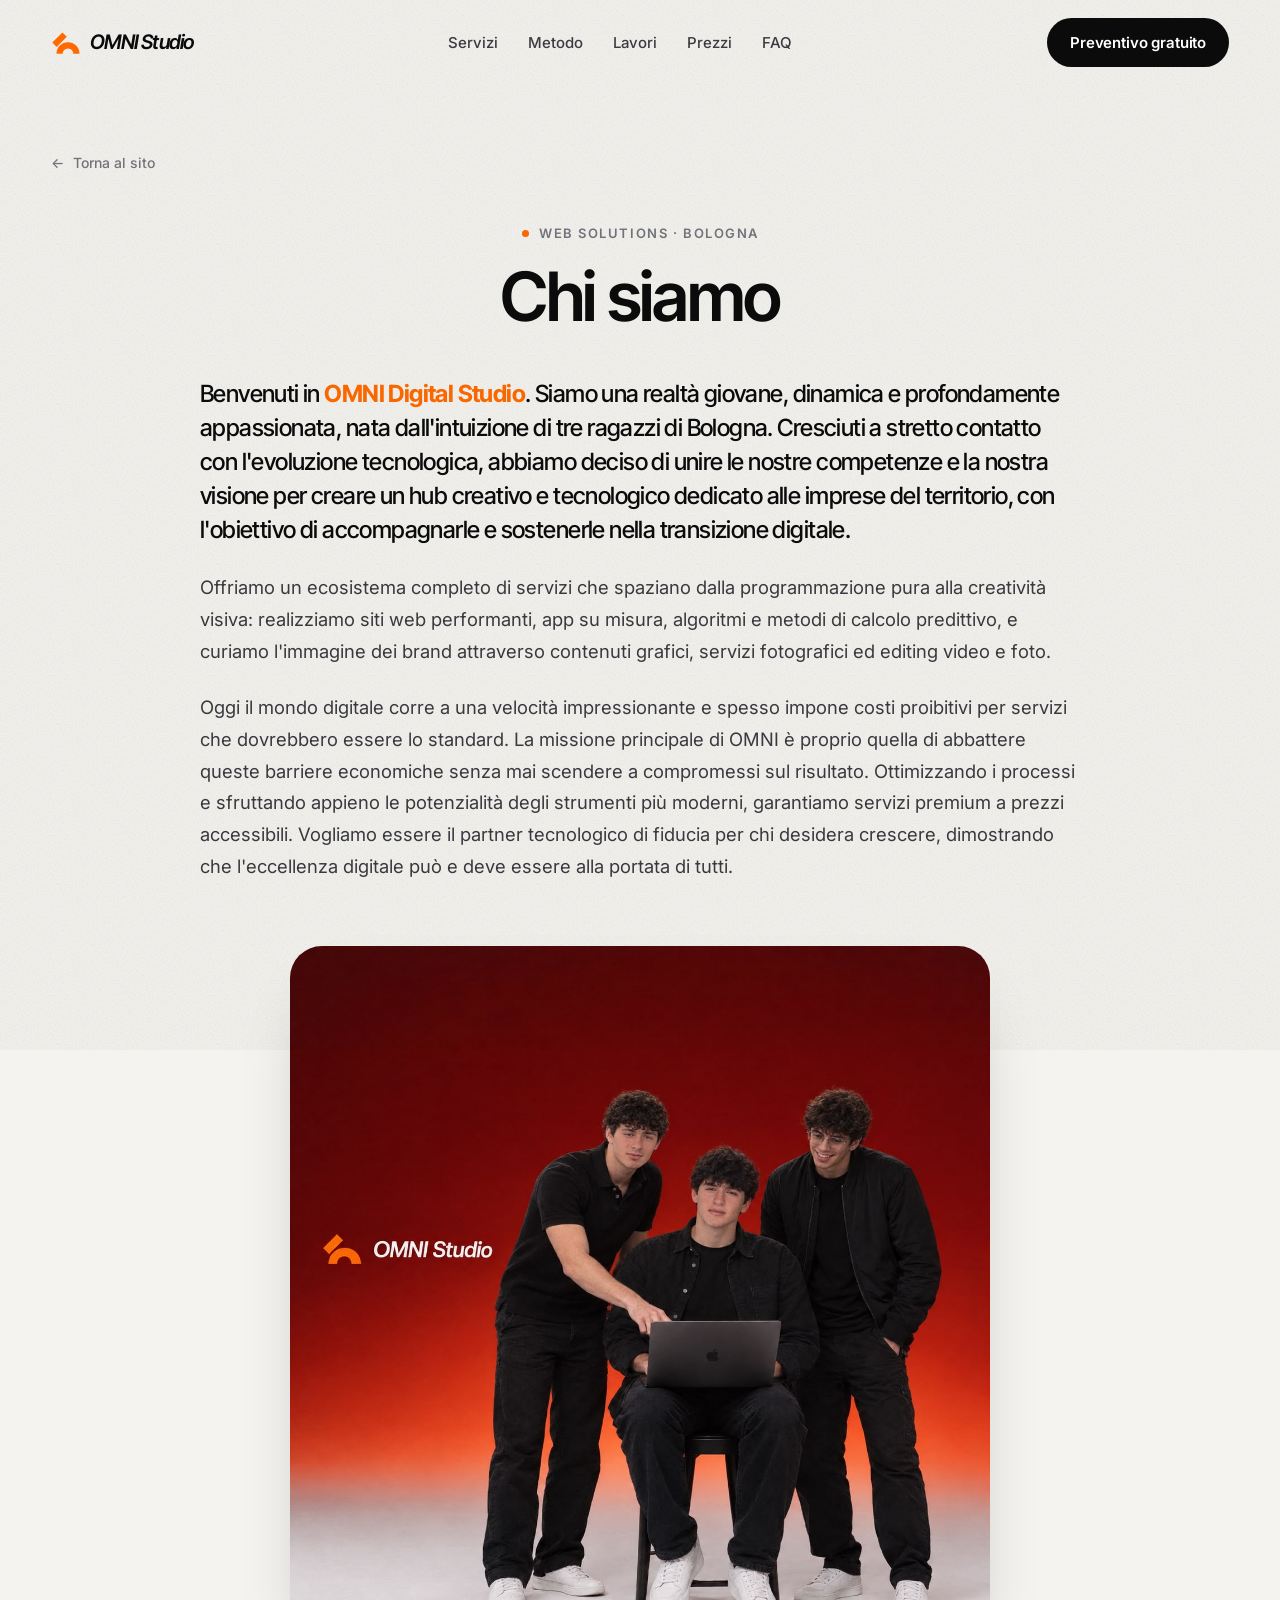
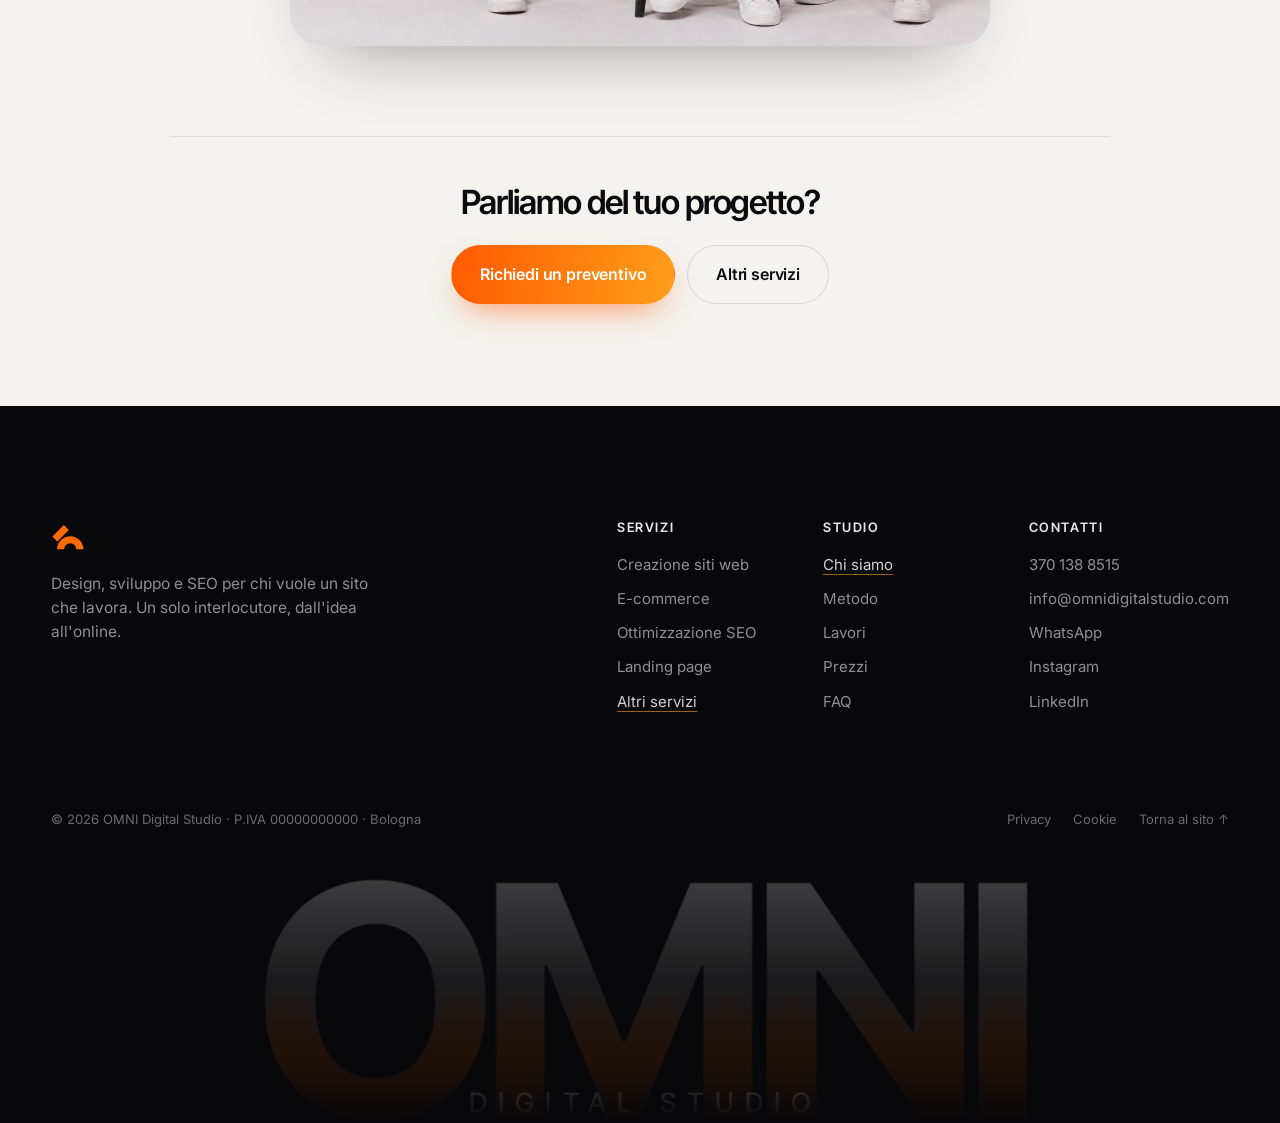
<file: chi-siamo.html>
<!DOCTYPE html>
<html lang="it">
<head>
<meta charset="utf-8">
<meta name="viewport" content="width=device-width, initial-scale=1, viewport-fit=cover">
<meta name="theme-color" content="#F5F4F1" media="(prefers-color-scheme: light)">
<meta name="theme-color" content="#0A0A0B" media="(prefers-color-scheme: dark)">

<title>Chi siamo · OMNI Digital Studio</title>
<meta name="description" content="OMNI Digital Studio: tre ragazzi di Bologna, un hub creativo e tecnologico per la transizione digitale delle imprese del territorio. Servizi premium a prezzi accessibili.">
<link rel="canonical" href="https://www.omnidigitalstudio.it/chi-siamo.html">
<meta name="robots" content="noindex, nofollow">
<!-- ANTEPRIMA: quando il sito va online sul dominio vero, rimetti content="index, follow, max-image-preview:large" -->

<meta property="og:type" content="article">
<meta property="og:locale" content="it_IT">
<meta property="og:site_name" content="OMNI Digital Studio">
<meta property="og:title" content="Chi siamo · OMNI Digital Studio">
<meta property="og:description" content="Tre ragazzi di Bologna, un hub creativo e tecnologico per la transizione digitale delle imprese.">

<link rel="icon" href="assets/img/favicon.svg" type="image/svg+xml">
<link rel="preconnect" href="https://fonts.googleapis.com">
<link rel="preconnect" href="https://fonts.gstatic.com" crossorigin>
<link href="https://fonts.googleapis.com/css2?family=Inter+Tight:ital,wght@0,400;0,500;0,600;0,700;1,600;1,700&family=Inter:wght@400;500;600&display=swap" rel="stylesheet">
<link rel="stylesheet" href="assets/css/style.css?v=20260923d">
<script>document.documentElement.className+=" js";</script>
</head>
<body>

<div class="grain" aria-hidden="true"></div>
<div class="scrollbar" id="scrollbar" aria-hidden="true"></div>

<header class="header" id="header">
  <a class="brand" href="index.html" aria-label="OMNI Digital Studio — home">
    <svg class="brand__mark" viewBox="0 0 106 96" aria-hidden="true">
      <g fill="none" stroke="currentColor" stroke-width="22"><path d="M30 88 A30 30 0 0 1 90 88"/><path d="M12 56 L48 20"/></g>
    </svg>
    <span class="brand__word">OMNI&nbsp;Studio</span>
  </a>

  <nav class="nav" aria-label="Navigazione principale">
    <a href="index.html#servizi">Servizi</a>
    <a href="index.html#metodo">Metodo</a>
    <a href="index.html#lavori">Lavori</a>
    <a href="index.html#prezzi">Prezzi</a>
    <a href="index.html#faq">FAQ</a>
  </nav>

  <a href="index.html#contatti" class="btn btn--dark header__cta" data-magnetic><span>Preventivo gratuito</span></a>

  <button class="burger" id="burger" aria-label="Apri il menu" aria-expanded="false" aria-controls="menu">
    <i></i><i></i>
  </button>
</header>

<div class="menu" id="menu" aria-hidden="true">
  <nav class="menu__nav" aria-label="Menu mobile">
    <a href="index.html"><span>Home</span><em>01</em></a>
    <a href="index.html#servizi"><span>Servizi</span><em>02</em></a>
    <a href="index.html#metodo"><span>Metodo</span><em>03</em></a>
    <a href="index.html#lavori"><span>Lavori</span><em>04</em></a>
    <a href="index.html#prezzi"><span>Prezzi</span><em>05</em></a>
    <a href="index.html#contatti"><span>Contatti</span><em>06</em></a>
  </nav>
  <div class="menu__foot">
    <a href="tel:+393701388515">370 138 8515</a>
    <a href="mailto:info@omnidigitalstudio.com">info@omnidigitalstudio.com</a>
  </div>
</div>

<main class="page">
  <div class="wrap page__inner">
    <a class="back" href="index.html"><span aria-hidden="true">←</span> Torna al sito</a>

    <div class="page__head">
      <p class="eyebrow" data-anim="up"><i class="dot"></i> Web solutions · Bologna</p>
      <h1 class="sec-title" data-anim="words">Chi siamo</h1>
    </div>

    <div class="prose">
      <p data-anim="up" data-delay="120">Benvenuti in <strong class="hl">OMNI Digital Studio</strong>. Siamo una realtà giovane, dinamica e profondamente appassionata, nata dall'intuizione di tre ragazzi di Bologna. Cresciuti a stretto contatto con l'evoluzione tecnologica, abbiamo deciso di unire le nostre competenze e la nostra visione per creare un hub creativo e tecnologico dedicato alle imprese del territorio, con l'obiettivo di accompagnarle e sostenerle nella transizione digitale.</p>

      <p data-anim="up" data-delay="180">Offriamo un ecosistema completo di servizi che spaziano dalla programmazione pura alla creatività visiva: realizziamo siti web performanti, app su misura, algoritmi e metodi di calcolo predittivo, e curiamo l'immagine dei brand attraverso contenuti grafici, servizi fotografici ed editing video e foto.</p>

      <p data-anim="up" data-delay="240">Oggi il mondo digitale corre a una velocità impressionante e spesso impone costi proibitivi per servizi che dovrebbero essere lo standard. La missione principale di OMNI è proprio quella di abbattere queste barriere economiche senza mai scendere a compromessi sul risultato. Ottimizzando i processi e sfruttando appieno le potenzialità degli strumenti più moderni, garantiamo servizi premium a prezzi accessibili. Vogliamo essere il partner tecnologico di fiducia per chi desidera crescere, dimostrando che l'eccellenza digitale può e deve essere alla portata di tutti.</p>
    </div>

    <figure class="page__photo" data-anim="up" data-delay="80">
      <img src="assets/img/team.jpg" width="1254" height="1254" decoding="async"
           alt="I tre soci di OMNI Digital Studio al lavoro davanti al computer">
    </figure>

    <div class="page__cta" data-anim="up">
      <p>Parliamo del tuo progetto?</p>
      <div class="page__cta-row">
        <a href="index.html#contatti" class="btn btn--accent" data-magnetic><span>Richiedi un preventivo</span></a>
        <a href="altri-servizi.html" class="btn btn--ghost" data-magnetic><span>Altri servizi</span></a>
      </div>
    </div>
  </div>
</main>

<footer class="foot" id="foot">
  <div class="foot__wordmark" aria-hidden="true">
    <span class="foot__omni" id="footOmni">OMNI</span>
    <span class="foot__sub">DIGITAL STUDIO</span>
  </div>

  <div class="wrap foot__inner">
    <div class="foot__top">
      <div class="foot__brand">
        <svg class="brand__mark" viewBox="0 0 106 96" aria-hidden="true"><g fill="none" stroke="#FF6A00" stroke-width="22"><path d="M30 88 A30 30 0 0 1 90 88"/><path d="M12 56 L48 20"/></g></svg>
        <p>Design, sviluppo e SEO per chi vuole un sito che lavora. Un solo interlocutore, dall'idea all'online.</p>
      </div>

      <div class="foot__cols">
        <div>
          <h4>Servizi</h4>
          <ul>
            <li><a href="index.html#servizi">Creazione siti web</a></li>
            <li><a href="index.html#servizi">E-commerce</a></li>
            <li><a href="index.html#servizi">Ottimizzazione SEO</a></li>
            <li><a href="index.html#servizi">Landing page</a></li>
            <li><a class="foot__page" href="altri-servizi.html">Altri servizi</a></li>
          </ul>
        </div>
        <div>
          <h4>Studio</h4>
          <ul>
            <li><a class="foot__page" href="chi-siamo.html">Chi siamo</a></li>
            <li><a href="index.html#metodo">Metodo</a></li>
            <li><a href="index.html#lavori">Lavori</a></li>
            <li><a href="index.html#prezzi">Prezzi</a></li>
            <li><a href="index.html#faq">FAQ</a></li>
          </ul>
        </div>
        <div>
          <h4>Contatti</h4>
          <ul>
            <li><a href="tel:+393701388515">370 138 8515</a></li>
            <li><a href="mailto:info@omnidigitalstudio.com">info@omnidigitalstudio.com</a></li>
            <li><a href="https://wa.me/393701388515">WhatsApp</a></li>
            <li><a href="#">Instagram</a></li>
            <li><a href="#">LinkedIn</a></li>
          </ul>
        </div>
      </div>
    </div>

    <div class="foot__bottom">
      <span>© <span id="year">2026</span> OMNI Digital Studio · P.IVA 00000000000 · Bologna</span>
      <span class="foot__links">
        <a href="#">Privacy</a><a href="#">Cookie</a><a href="index.html">Torna al sito ↑</a>
      </span>
    </div>
  </div>
</footer>

<div class="mbar" id="mbar">
  <a href="tel:+393701388515" class="mbar__btn mbar__btn--ghost">Chiama</a>
  <a href="index.html#contatti" class="mbar__btn mbar__btn--accent">Preventivo gratuito</a>
</div>

<script src="assets/js/main.js?v=20260923d" defer></script>
</body>
</html>
</file>
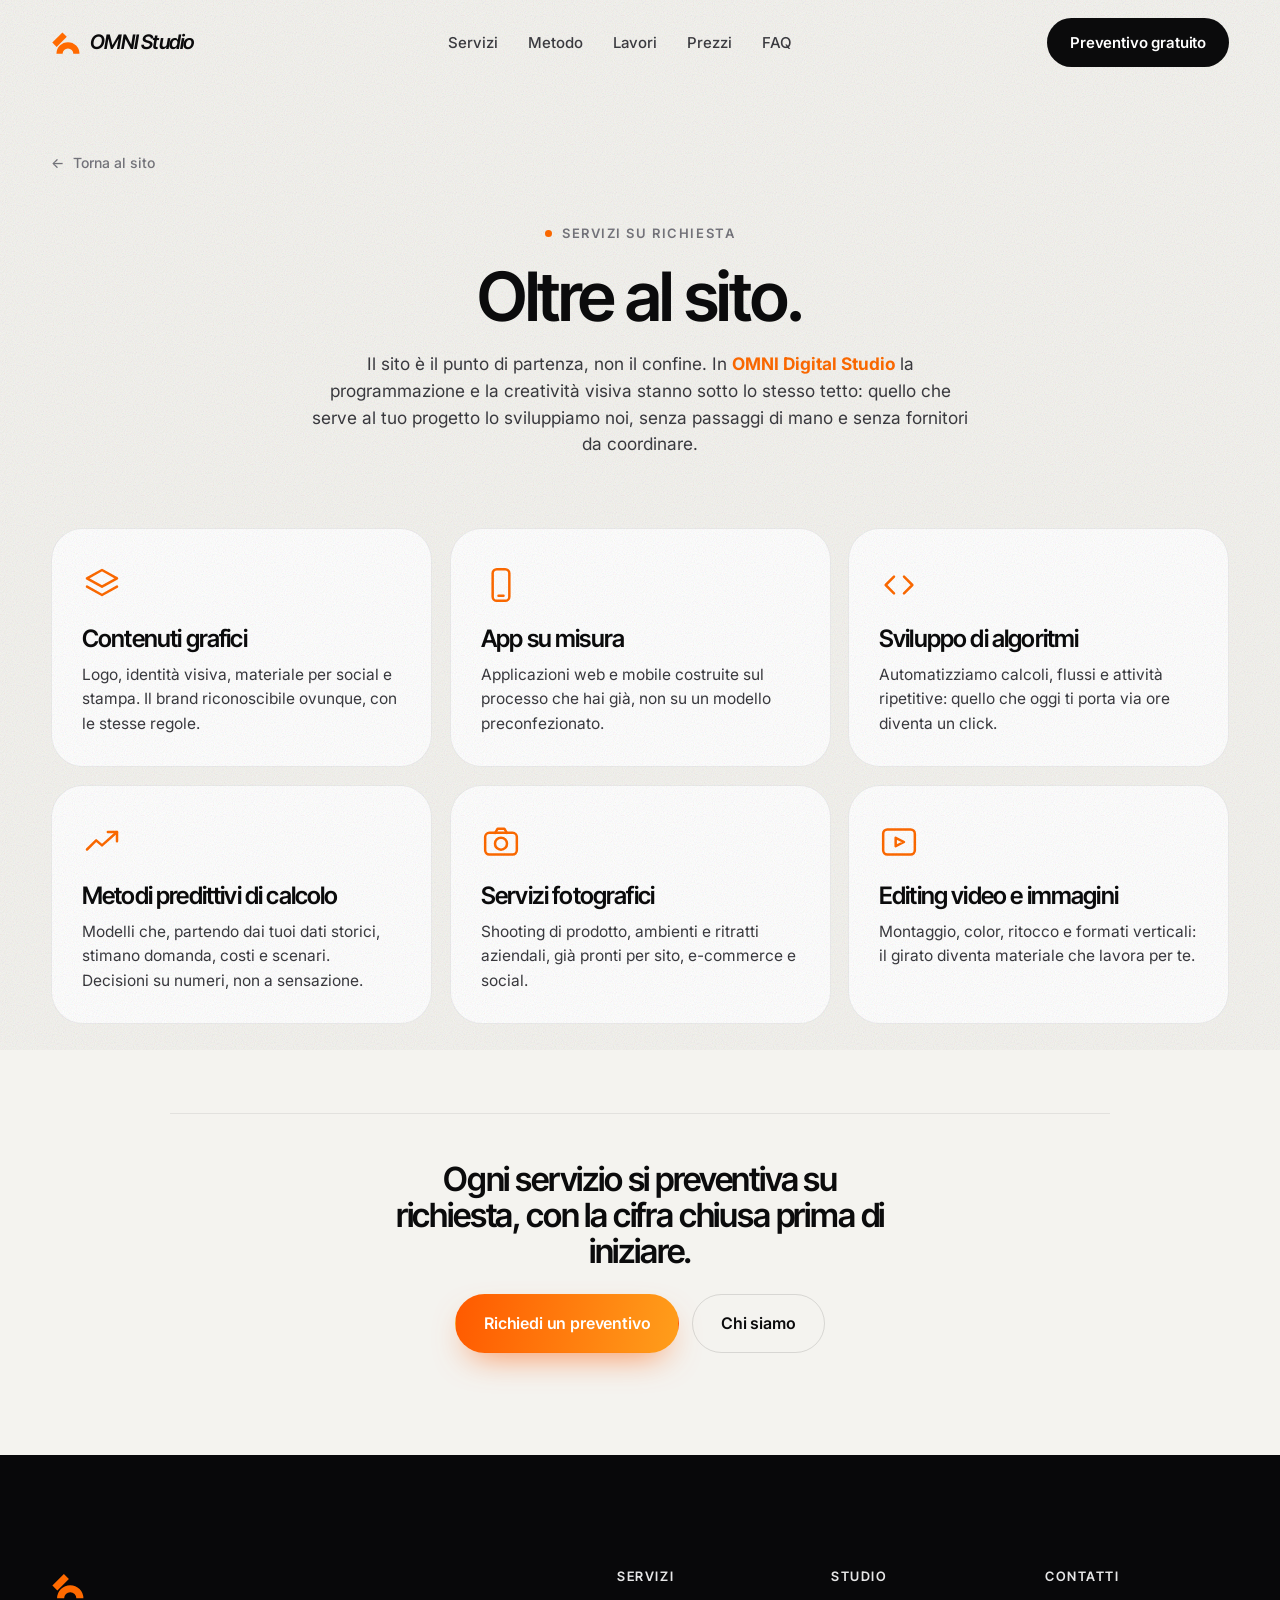
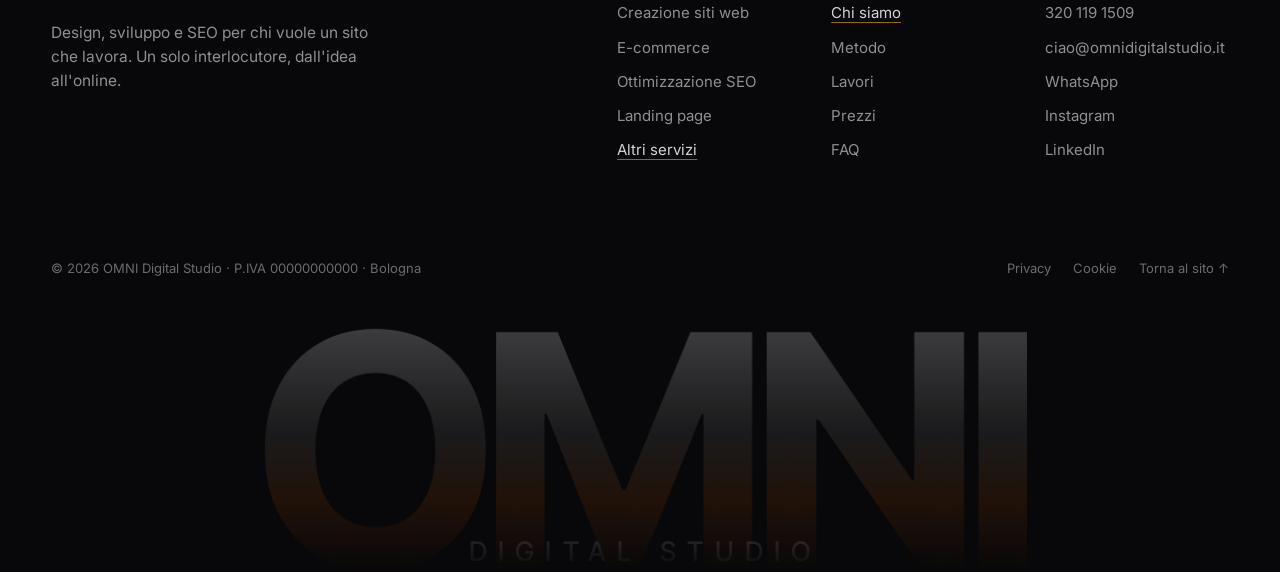
<file: sito OMNI/altri-servizi.html>
<!DOCTYPE html>
<html lang="it">
<head>
<meta charset="utf-8">
<meta name="viewport" content="width=device-width, initial-scale=1, viewport-fit=cover">
<meta name="theme-color" content="#F5F4F1" media="(prefers-color-scheme: light)">
<meta name="theme-color" content="#0A0A0B" media="(prefers-color-scheme: dark)">

<title>Altri servizi · OMNI Digital Studio</title>
<meta name="description" content="Contenuti grafici, sviluppo di algoritmi e app su misura, metodi predittivi di calcolo, servizi fotografici ed editing video e immagini. Gli altri servizi di OMNI Digital Studio.">
<link rel="canonical" href="https://www.omnidigitalstudio.it/altri-servizi.html">
<meta name="robots" content="noindex, nofollow">
<!-- ANTEPRIMA: quando il sito va online sul dominio vero, rimetti content="index, follow, max-image-preview:large" -->

<meta property="og:type" content="article">
<meta property="og:locale" content="it_IT">
<meta property="og:site_name" content="OMNI Digital Studio">
<meta property="og:title" content="Altri servizi · OMNI Digital Studio">
<meta property="og:description" content="Grafica, algoritmi, app, calcolo predittivo, foto e video. Tutto quello che facciamo oltre al sito.">

<link rel="icon" href="assets/img/favicon.svg" type="image/svg+xml">
<link rel="preconnect" href="https://fonts.googleapis.com">
<link rel="preconnect" href="https://fonts.gstatic.com" crossorigin>
<link href="https://fonts.googleapis.com/css2?family=Inter+Tight:ital,wght@0,400;0,500;0,600;0,700;1,600;1,700&family=Inter:wght@400;500;600&display=swap" rel="stylesheet">
<link rel="stylesheet" href="assets/css/style.css?v=20260922b">
<script>document.documentElement.className+=" js";</script>
</head>
<body>

<div class="grain" aria-hidden="true"></div>
<div class="scrollbar" id="scrollbar" aria-hidden="true"></div>

<header class="header" id="header">
  <a class="brand" href="index.html" aria-label="OMNI Digital Studio — home">
    <svg class="brand__mark" viewBox="0 0 106 96" aria-hidden="true">
      <g fill="none" stroke="currentColor" stroke-width="22"><path d="M30 88 A30 30 0 0 1 90 88"/><path d="M12 56 L48 20"/></g>
    </svg>
    <span class="brand__word">OMNI&nbsp;Studio</span>
  </a>

  <nav class="nav" aria-label="Navigazione principale">
    <a href="index.html#servizi">Servizi</a>
    <a href="index.html#metodo">Metodo</a>
    <a href="index.html#lavori">Lavori</a>
    <a href="index.html#prezzi">Prezzi</a>
    <a href="index.html#faq">FAQ</a>
  </nav>

  <a href="index.html#contatti" class="btn btn--dark header__cta" data-magnetic><span>Preventivo gratuito</span></a>

  <button class="burger" id="burger" aria-label="Apri il menu" aria-expanded="false" aria-controls="menu">
    <i></i><i></i>
  </button>
</header>

<div class="menu" id="menu" aria-hidden="true">
  <nav class="menu__nav" aria-label="Menu mobile">
    <a href="index.html"><span>Home</span><em>01</em></a>
    <a href="index.html#servizi"><span>Servizi</span><em>02</em></a>
    <a href="index.html#metodo"><span>Metodo</span><em>03</em></a>
    <a href="index.html#lavori"><span>Lavori</span><em>04</em></a>
    <a href="index.html#prezzi"><span>Prezzi</span><em>05</em></a>
    <a href="index.html#contatti"><span>Contatti</span><em>06</em></a>
  </nav>
  <div class="menu__foot">
    <a href="tel:+393201191509">320 119 1509</a>
    <a href="mailto:ciao@omnidigitalstudio.it">ciao@omnidigitalstudio.it</a>
  </div>
</div>

<main class="page">
  <div class="wrap page__inner">
    <a class="back" href="index.html"><span aria-hidden="true">←</span> Torna al sito</a>

    <div class="page__head">
      <p class="eyebrow" data-anim="up"><i class="dot"></i> Servizi su richiesta</p>
      <h1 class="sec-title" data-anim="words">Oltre al sito.</h1>
      <p class="sec-lead" data-anim="up" data-delay="120">Il sito è il punto di partenza, non il confine. In <strong class="hl">OMNI Digital Studio</strong> la programmazione e la creatività visiva stanno sotto lo stesso tetto: quello che serve al tuo progetto lo sviluppiamo noi, senza passaggi di mano e senza fornitori da coordinare.</p>
    </div>

    <div class="cards cards--3">
      <article class="card" data-anim="up" data-tilt>
        <svg class="card__icon" viewBox="0 0 24 24" aria-hidden="true"><path d="M12 3 3 8l9 5 9-5z"/><path d="M3 13l9 5 9-5"/></svg>
        <h2>Contenuti grafici</h2>
        <p>Logo, identità visiva, materiale per social e stampa. Il brand riconoscibile ovunque, con le stesse regole.</p>
        <span class="card__go" aria-hidden="true">→</span>
      </article>

      <article class="card" data-anim="up" data-delay="90" data-tilt>
        <svg class="card__icon" viewBox="0 0 24 24" aria-hidden="true"><rect x="7" y="2.5" width="10" height="19" rx="2.5"/><path d="M10.5 18.5h3"/></svg>
        <h2>App su misura</h2>
        <p>Applicazioni web e mobile costruite sul processo che hai già, non su un modello preconfezionato.</p>
        <span class="card__go" aria-hidden="true">→</span>
      </article>

      <article class="card" data-anim="up" data-delay="180" data-tilt>
        <svg class="card__icon" viewBox="0 0 24 24" aria-hidden="true"><path d="M9 7 4 12l5 5M15 7l5 5-5 5"/></svg>
        <h2>Sviluppo di algoritmi</h2>
        <p>Automatizziamo calcoli, flussi e attività ripetitive: quello che oggi ti porta via ore diventa un click.</p>
        <span class="card__go" aria-hidden="true">→</span>
      </article>

      <article class="card" data-anim="up" data-tilt>
        <svg class="card__icon" viewBox="0 0 24 24" aria-hidden="true"><path d="M3 16.5 8.5 11l3.5 3L21 6"/><path d="M15.5 6H21v5.5"/></svg>
        <h2>Metodi predittivi di calcolo</h2>
        <p>Modelli che, partendo dai tuoi dati storici, stimano domanda, costi e scenari. Decisioni su numeri, non a sensazione.</p>
        <span class="card__go" aria-hidden="true">→</span>
      </article>

      <article class="card" data-anim="up" data-delay="90" data-tilt>
        <svg class="card__icon" viewBox="0 0 24 24" aria-hidden="true"><rect x="2.5" y="6.5" width="19" height="13" rx="2.5"/><circle cx="12" cy="13" r="3.6"/><path d="M8.5 6.5 10 4h4l1.5 2.5"/></svg>
        <h2>Servizi fotografici</h2>
        <p>Shooting di prodotto, ambienti e ritratti aziendali, già pronti per sito, e-commerce e social.</p>
        <span class="card__go" aria-hidden="true">→</span>
      </article>

      <article class="card" data-anim="up" data-delay="180" data-tilt>
        <svg class="card__icon" viewBox="0 0 24 24" aria-hidden="true"><rect x="2.5" y="4.5" width="19" height="15" rx="2.5"/><path d="M10 9.5l5 2.5-5 2.5z"/></svg>
        <h2>Editing video e immagini</h2>
        <p>Montaggio, color, ritocco e formati verticali: il girato diventa materiale che lavora per te.</p>
        <span class="card__go" aria-hidden="true">→</span>
      </article>
    </div>

    <div class="page__cta" data-anim="up">
      <p>Ogni servizio si preventiva su richiesta, con la cifra chiusa prima di iniziare.</p>
      <div class="page__cta-row">
        <a href="index.html#contatti" class="btn btn--accent" data-magnetic><span>Richiedi un preventivo</span></a>
        <a href="chi-siamo.html" class="btn btn--ghost" data-magnetic><span>Chi siamo</span></a>
      </div>
    </div>
  </div>
</main>

<footer class="foot" id="foot">
  <div class="foot__wordmark" aria-hidden="true">
    <span class="foot__omni" id="footOmni">OMNI</span>
    <span class="foot__sub">DIGITAL STUDIO</span>
  </div>

  <div class="wrap foot__inner">
    <div class="foot__top">
      <div class="foot__brand">
        <svg class="brand__mark" viewBox="0 0 106 96" aria-hidden="true"><g fill="none" stroke="#FF6A00" stroke-width="22"><path d="M30 88 A30 30 0 0 1 90 88"/><path d="M12 56 L48 20"/></g></svg>
        <p>Design, sviluppo e SEO per chi vuole un sito che lavora. Un solo interlocutore, dall'idea all'online.</p>
      </div>

      <div class="foot__cols">
        <div>
          <h4>Servizi</h4>
          <ul>
            <li><a href="index.html#servizi">Creazione siti web</a></li>
            <li><a href="index.html#servizi">E-commerce</a></li>
            <li><a href="index.html#servizi">Ottimizzazione SEO</a></li>
            <li><a href="index.html#servizi">Landing page</a></li>
            <li><a class="foot__page" href="altri-servizi.html">Altri servizi</a></li>
          </ul>
        </div>
        <div>
          <h4>Studio</h4>
          <ul>
            <li><a class="foot__page" href="chi-siamo.html">Chi siamo</a></li>
            <li><a href="index.html#metodo">Metodo</a></li>
            <li><a href="index.html#lavori">Lavori</a></li>
            <li><a href="index.html#prezzi">Prezzi</a></li>
            <li><a href="index.html#faq">FAQ</a></li>
          </ul>
        </div>
        <div>
          <h4>Contatti</h4>
          <ul>
            <li><a href="tel:+393201191509">320 119 1509</a></li>
            <li><a href="mailto:ciao@omnidigitalstudio.it">ciao@omnidigitalstudio.it</a></li>
            <li><a href="https://wa.me/393201191509">WhatsApp</a></li>
            <li><a href="#">Instagram</a></li>
            <li><a href="#">LinkedIn</a></li>
          </ul>
        </div>
      </div>
    </div>

    <div class="foot__bottom">
      <span>© <span id="year">2026</span> OMNI Digital Studio · P.IVA 00000000000 · Bologna</span>
      <span class="foot__links">
        <a href="#">Privacy</a><a href="#">Cookie</a><a href="index.html">Torna al sito ↑</a>
      </span>
    </div>
  </div>
</footer>

<div class="mbar" id="mbar">
  <a href="tel:+393201191509" class="mbar__btn mbar__btn--ghost">Chiama</a>
  <a href="index.html#contatti" class="mbar__btn mbar__btn--accent">Preventivo gratuito</a>
</div>

<script src="assets/js/main.js?v=20260922b" defer></script>
</body>
</html>
</file>
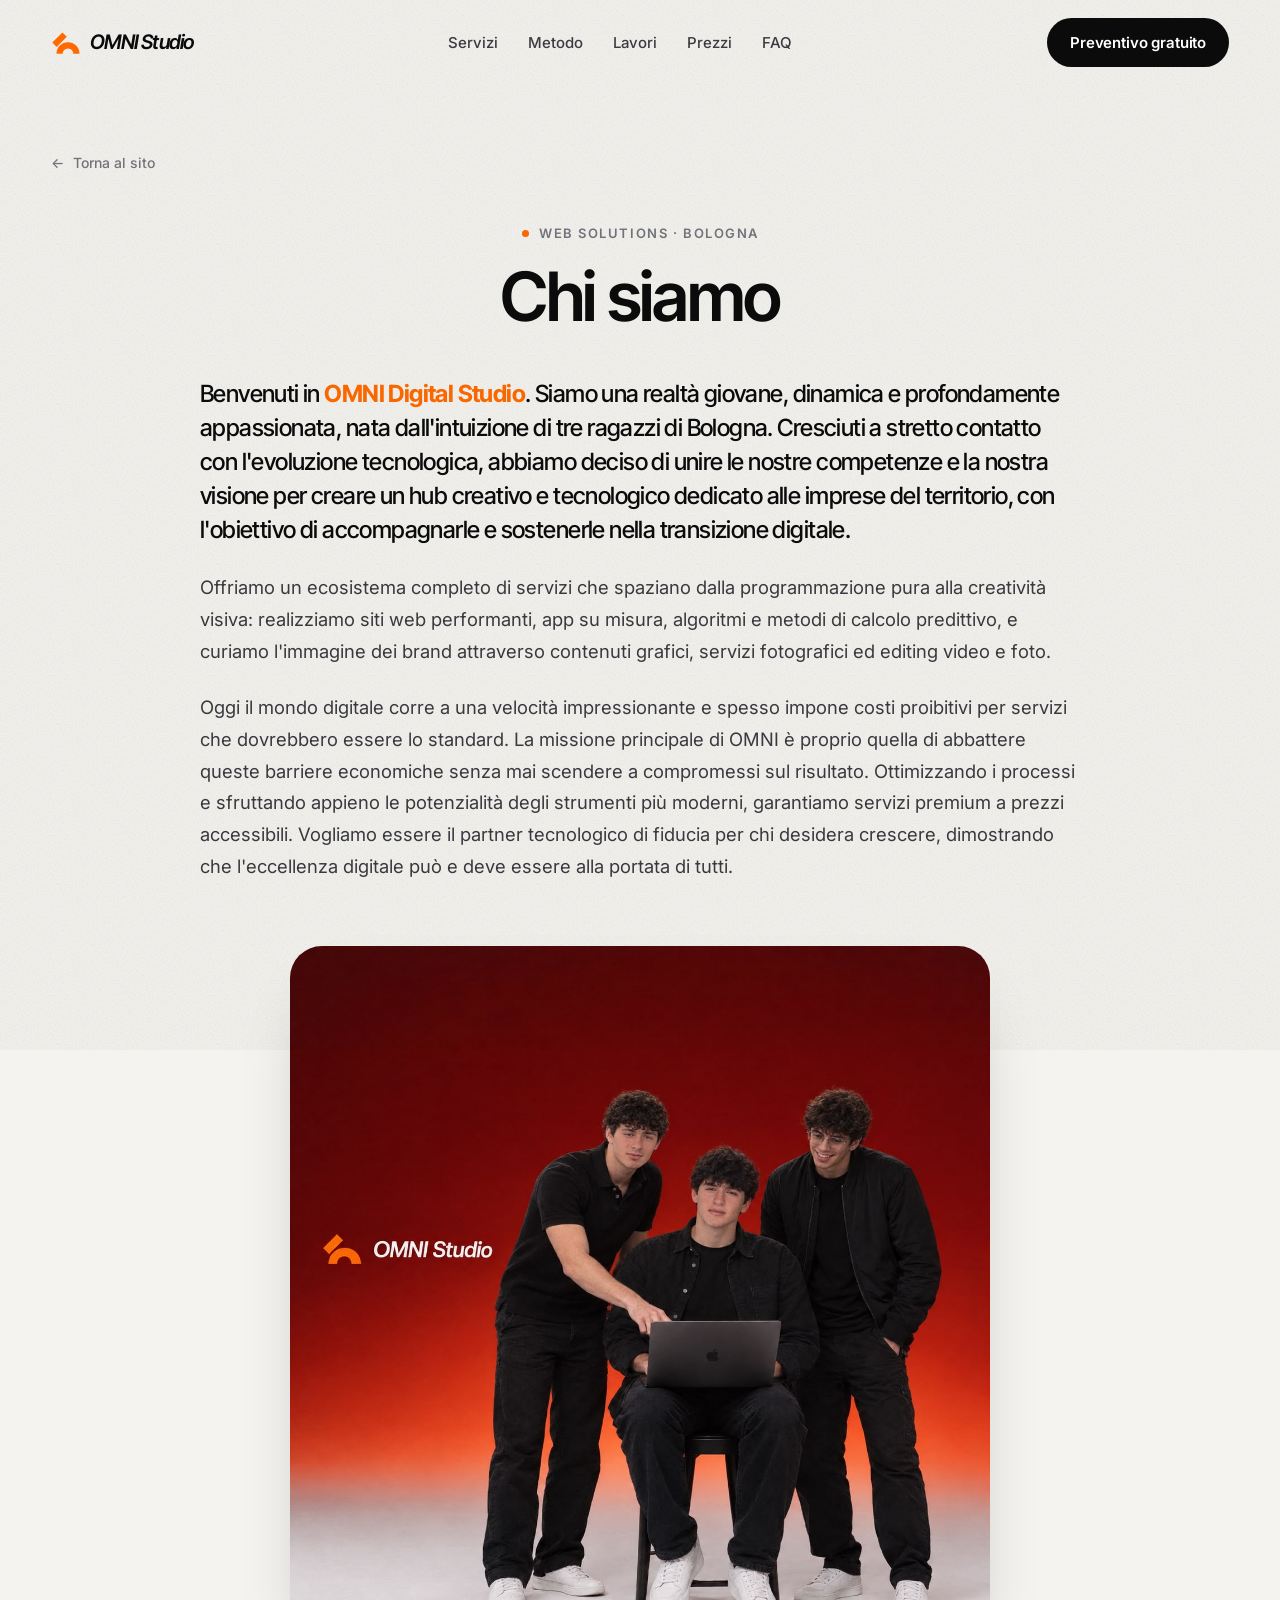
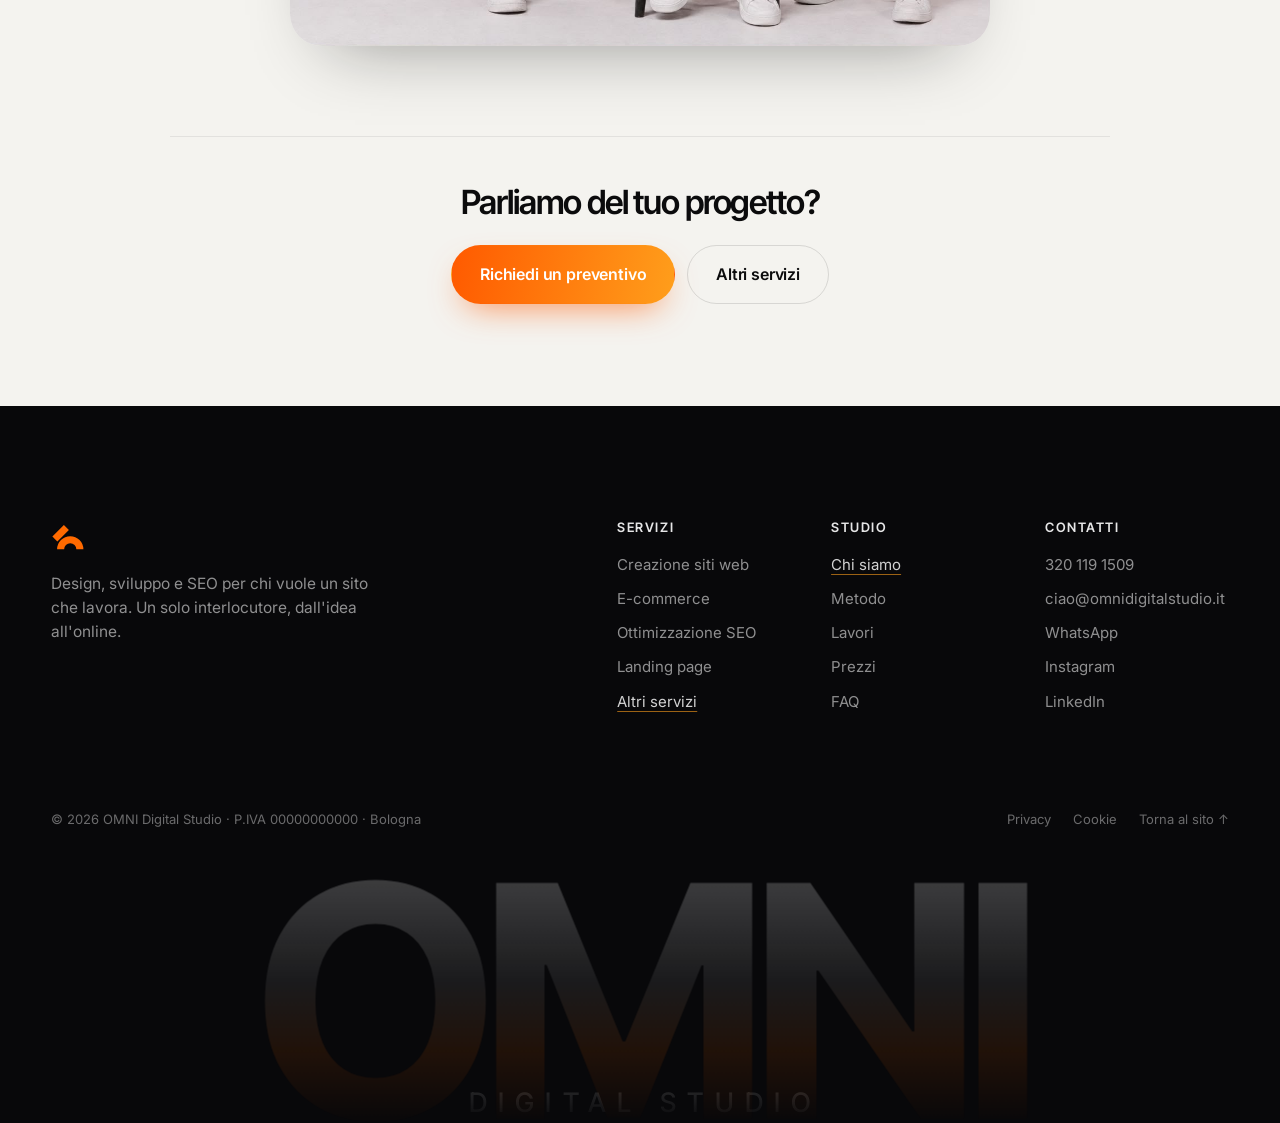
<file: sito OMNI/chi-siamo.html>
<!DOCTYPE html>
<html lang="it">
<head>
<meta charset="utf-8">
<meta name="viewport" content="width=device-width, initial-scale=1, viewport-fit=cover">
<meta name="theme-color" content="#F5F4F1" media="(prefers-color-scheme: light)">
<meta name="theme-color" content="#0A0A0B" media="(prefers-color-scheme: dark)">

<title>Chi siamo · OMNI Digital Studio</title>
<meta name="description" content="OMNI Digital Studio: tre ragazzi di Bologna, un hub creativo e tecnologico per la transizione digitale delle imprese del territorio. Servizi premium a prezzi accessibili.">
<link rel="canonical" href="https://www.omnidigitalstudio.it/chi-siamo.html">
<meta name="robots" content="noindex, nofollow">
<!-- ANTEPRIMA: quando il sito va online sul dominio vero, rimetti content="index, follow, max-image-preview:large" -->

<meta property="og:type" content="article">
<meta property="og:locale" content="it_IT">
<meta property="og:site_name" content="OMNI Digital Studio">
<meta property="og:title" content="Chi siamo · OMNI Digital Studio">
<meta property="og:description" content="Tre ragazzi di Bologna, un hub creativo e tecnologico per la transizione digitale delle imprese.">

<link rel="icon" href="assets/img/favicon.svg" type="image/svg+xml">
<link rel="preconnect" href="https://fonts.googleapis.com">
<link rel="preconnect" href="https://fonts.gstatic.com" crossorigin>
<link href="https://fonts.googleapis.com/css2?family=Inter+Tight:ital,wght@0,400;0,500;0,600;0,700;1,600;1,700&family=Inter:wght@400;500;600&display=swap" rel="stylesheet">
<link rel="stylesheet" href="assets/css/style.css?v=20260922b">
<script>document.documentElement.className+=" js";</script>
</head>
<body>

<div class="grain" aria-hidden="true"></div>
<div class="scrollbar" id="scrollbar" aria-hidden="true"></div>

<header class="header" id="header">
  <a class="brand" href="index.html" aria-label="OMNI Digital Studio — home">
    <svg class="brand__mark" viewBox="0 0 106 96" aria-hidden="true">
      <g fill="none" stroke="currentColor" stroke-width="22"><path d="M30 88 A30 30 0 0 1 90 88"/><path d="M12 56 L48 20"/></g>
    </svg>
    <span class="brand__word">OMNI&nbsp;Studio</span>
  </a>

  <nav class="nav" aria-label="Navigazione principale">
    <a href="index.html#servizi">Servizi</a>
    <a href="index.html#metodo">Metodo</a>
    <a href="index.html#lavori">Lavori</a>
    <a href="index.html#prezzi">Prezzi</a>
    <a href="index.html#faq">FAQ</a>
  </nav>

  <a href="index.html#contatti" class="btn btn--dark header__cta" data-magnetic><span>Preventivo gratuito</span></a>

  <button class="burger" id="burger" aria-label="Apri il menu" aria-expanded="false" aria-controls="menu">
    <i></i><i></i>
  </button>
</header>

<div class="menu" id="menu" aria-hidden="true">
  <nav class="menu__nav" aria-label="Menu mobile">
    <a href="index.html"><span>Home</span><em>01</em></a>
    <a href="index.html#servizi"><span>Servizi</span><em>02</em></a>
    <a href="index.html#metodo"><span>Metodo</span><em>03</em></a>
    <a href="index.html#lavori"><span>Lavori</span><em>04</em></a>
    <a href="index.html#prezzi"><span>Prezzi</span><em>05</em></a>
    <a href="index.html#contatti"><span>Contatti</span><em>06</em></a>
  </nav>
  <div class="menu__foot">
    <a href="tel:+393201191509">320 119 1509</a>
    <a href="mailto:ciao@omnidigitalstudio.it">ciao@omnidigitalstudio.it</a>
  </div>
</div>

<main class="page">
  <div class="wrap page__inner">
    <a class="back" href="index.html"><span aria-hidden="true">←</span> Torna al sito</a>

    <div class="page__head">
      <p class="eyebrow" data-anim="up"><i class="dot"></i> Web solutions · Bologna</p>
      <h1 class="sec-title" data-anim="words">Chi siamo</h1>
    </div>

    <div class="prose">
      <p data-anim="up" data-delay="120">Benvenuti in <strong class="hl">OMNI Digital Studio</strong>. Siamo una realtà giovane, dinamica e profondamente appassionata, nata dall'intuizione di tre ragazzi di Bologna. Cresciuti a stretto contatto con l'evoluzione tecnologica, abbiamo deciso di unire le nostre competenze e la nostra visione per creare un hub creativo e tecnologico dedicato alle imprese del territorio, con l'obiettivo di accompagnarle e sostenerle nella transizione digitale.</p>

      <p data-anim="up" data-delay="180">Offriamo un ecosistema completo di servizi che spaziano dalla programmazione pura alla creatività visiva: realizziamo siti web performanti, app su misura, algoritmi e metodi di calcolo predittivo, e curiamo l'immagine dei brand attraverso contenuti grafici, servizi fotografici ed editing video e foto.</p>

      <p data-anim="up" data-delay="240">Oggi il mondo digitale corre a una velocità impressionante e spesso impone costi proibitivi per servizi che dovrebbero essere lo standard. La missione principale di OMNI è proprio quella di abbattere queste barriere economiche senza mai scendere a compromessi sul risultato. Ottimizzando i processi e sfruttando appieno le potenzialità degli strumenti più moderni, garantiamo servizi premium a prezzi accessibili. Vogliamo essere il partner tecnologico di fiducia per chi desidera crescere, dimostrando che l'eccellenza digitale può e deve essere alla portata di tutti.</p>
    </div>

    <figure class="page__photo" data-anim="up" data-delay="80">
      <img src="assets/img/team.jpg" width="1254" height="1254" decoding="async"
           alt="I tre soci di OMNI Digital Studio al lavoro davanti al computer">
    </figure>

    <div class="page__cta" data-anim="up">
      <p>Parliamo del tuo progetto?</p>
      <div class="page__cta-row">
        <a href="index.html#contatti" class="btn btn--accent" data-magnetic><span>Richiedi un preventivo</span></a>
        <a href="altri-servizi.html" class="btn btn--ghost" data-magnetic><span>Altri servizi</span></a>
      </div>
    </div>
  </div>
</main>

<footer class="foot" id="foot">
  <div class="foot__wordmark" aria-hidden="true">
    <span class="foot__omni" id="footOmni">OMNI</span>
    <span class="foot__sub">DIGITAL STUDIO</span>
  </div>

  <div class="wrap foot__inner">
    <div class="foot__top">
      <div class="foot__brand">
        <svg class="brand__mark" viewBox="0 0 106 96" aria-hidden="true"><g fill="none" stroke="#FF6A00" stroke-width="22"><path d="M30 88 A30 30 0 0 1 90 88"/><path d="M12 56 L48 20"/></g></svg>
        <p>Design, sviluppo e SEO per chi vuole un sito che lavora. Un solo interlocutore, dall'idea all'online.</p>
      </div>

      <div class="foot__cols">
        <div>
          <h4>Servizi</h4>
          <ul>
            <li><a href="index.html#servizi">Creazione siti web</a></li>
            <li><a href="index.html#servizi">E-commerce</a></li>
            <li><a href="index.html#servizi">Ottimizzazione SEO</a></li>
            <li><a href="index.html#servizi">Landing page</a></li>
            <li><a class="foot__page" href="altri-servizi.html">Altri servizi</a></li>
          </ul>
        </div>
        <div>
          <h4>Studio</h4>
          <ul>
            <li><a class="foot__page" href="chi-siamo.html">Chi siamo</a></li>
            <li><a href="index.html#metodo">Metodo</a></li>
            <li><a href="index.html#lavori">Lavori</a></li>
            <li><a href="index.html#prezzi">Prezzi</a></li>
            <li><a href="index.html#faq">FAQ</a></li>
          </ul>
        </div>
        <div>
          <h4>Contatti</h4>
          <ul>
            <li><a href="tel:+393201191509">320 119 1509</a></li>
            <li><a href="mailto:ciao@omnidigitalstudio.it">ciao@omnidigitalstudio.it</a></li>
            <li><a href="https://wa.me/393201191509">WhatsApp</a></li>
            <li><a href="#">Instagram</a></li>
            <li><a href="#">LinkedIn</a></li>
          </ul>
        </div>
      </div>
    </div>

    <div class="foot__bottom">
      <span>© <span id="year">2026</span> OMNI Digital Studio · P.IVA 00000000000 · Bologna</span>
      <span class="foot__links">
        <a href="#">Privacy</a><a href="#">Cookie</a><a href="index.html">Torna al sito ↑</a>
      </span>
    </div>
  </div>
</footer>

<div class="mbar" id="mbar">
  <a href="tel:+393201191509" class="mbar__btn mbar__btn--ghost">Chiama</a>
  <a href="index.html#contatti" class="mbar__btn mbar__btn--accent">Preventivo gratuito</a>
</div>

<script src="assets/js/main.js?v=20260922b" defer></script>
</body>
</html>
</file>
<file: assets/css/style.css>
/* =========================================================
   OMNI Digital Studio — stylesheet
   1. Token & base      5. Servizi        9.  Prezzi
   2. Loader             6. Metodo         10. FAQ / CTA
   3. Header/menu       7. Showcase       11. Footer
   4. Hero/ticker       8. Lavori         12. Responsive
   ========================================================= */

/* ---------- 1. TOKEN & BASE ---------- */
:root{
  --bg:#F4F3EF;
  --bg-soft:#EDEBE5;
  --ink:#0B0B0C;
  --ink-2:#3A3A3F;
  --muted:#75757C;
  --line:rgba(11,11,12,.12);
  --line-soft:rgba(11,11,12,.07);
  --black:#08080A;
  --orange:#FF6A00;
  --orange-2:#FF9E1B;
  --grad:linear-gradient(100deg,#FF5A00,#FF9E1B);
  --r-s:14px; --r-m:22px; --r-l:32px; --r-xl:44px;
  --pad:clamp(20px,4vw,64px);
  --ease:cubic-bezier(.19,1,.22,1);
  --ease-2:cubic-bezier(.65,.05,.36,1);
}

*,*::before,*::after{box-sizing:border-box}
html{-webkit-text-size-adjust:100%}
body{
  margin:0;background:var(--bg);color:var(--ink);
  font-family:"Inter","Helvetica Neue",Arial,sans-serif;
  font-size:17px;line-height:1.55;
  -webkit-font-smoothing:antialiased;-moz-osx-font-smoothing:grayscale;
  overflow-x:hidden;
}
body.is-locked{overflow:hidden}
h1,h2,h3,h4{font-family:"Inter Tight","Inter",sans-serif;font-weight:600;letter-spacing:-.035em;line-height:1.02;margin:0}
p{margin:0}
ul{margin:0;padding:0;list-style:none}
a{color:inherit;text-decoration:none}
img,svg{display:block;max-width:100%}
::selection{background:var(--orange);color:#fff}
:focus-visible{outline:2px solid var(--orange);outline-offset:3px;border-radius:6px}

.wrap{width:100%;max-width:1320px;margin:0 auto;padding:0 var(--pad)}
.section{padding:clamp(88px,11vw,170px) 0;position:relative}
.section--alt{background:var(--bg-soft)}

.eyebrow,.sec-tag{
  font-size:13px;font-weight:600;letter-spacing:.12em;text-transform:uppercase;color:var(--muted);
  display:inline-flex;align-items:center;gap:10px;margin:0;
}
.sec-tag--light{color:rgba(255,255,255,.5)}
.dot{width:7px;height:7px;border-radius:99px;background:var(--orange);display:block;box-shadow:0 0 0 0 rgba(255,106,0,.55);animation:pulse 2.4s infinite}
@keyframes pulse{0%{box-shadow:0 0 0 0 rgba(255,106,0,.5)}70%{box-shadow:0 0 0 11px rgba(255,106,0,0)}100%{box-shadow:0 0 0 0 rgba(255,106,0,0)}}

.sec-head{max-width:780px;margin:0 auto clamp(48px,6vw,80px);text-align:center}
.sec-head--left{text-align:left;margin-left:0}
.sec-title{font-size:clamp(34px,5.4vw,68px);margin:18px 0 0;text-wrap:balance}
.sec-title--light{color:#fff}
.sec-lead{margin-top:20px;font-size:clamp(16px,1.35vw,19px);color:var(--ink-2);max-width:60ch;margin-inline:auto}
.sec-head--left .sec-lead{margin-inline:0}

/* buttons */
.btn{
  position:relative;display:inline-flex;align-items:center;justify-content:center;gap:9px;
  padding:16px 28px;border-radius:999px;font-weight:600;font-size:16px;letter-spacing:-.01em;
  border:1px solid transparent;overflow:hidden;isolation:isolate;
  transition:transform .5s var(--ease),color .35s ease,border-color .35s ease,background .35s ease;
  will-change:transform;
}
.btn span{position:relative;z-index:2}
.btn::after{
  content:"";position:absolute;inset:0;z-index:1;border-radius:999px;
  transform:translateY(101%);transition:transform .55s var(--ease);
}
.btn--dark{background:var(--ink);color:#fff}
.btn--dark::after{background:var(--grad)}
.btn--dark:hover::after{transform:translateY(0)}
.btn--accent{background:var(--grad);color:#fff;box-shadow:0 14px 34px -14px rgba(255,90,0,.75)}
.btn--accent::after{background:var(--ink)}
.btn--accent:hover::after{transform:translateY(0)}
.btn--ghost{border-color:var(--line);color:var(--ink);background:transparent}
.btn--ghost::after{background:var(--ink)}
.btn--ghost:hover{color:#fff;border-color:var(--ink)}
.btn--ghost:hover::after{transform:translateY(0)}
.btn--lg{padding:20px 36px;font-size:17px}
.btn--full{width:100%;margin-top:26px}

/* reveal states */
/* lo stato di partenza nascosto vale SOLO se il JS è attivo (html.js):
   senza JS, o se lo script non parte, il testo resta comunque leggibile */
.js [data-anim]{will-change:transform,opacity}
.js [data-anim="up"]{opacity:0;transform:translateY(26px);transition:opacity .9s ease var(--d,0ms),transform 1.05s var(--ease) var(--d,0ms)}
.js [data-anim="up"].in{opacity:1;transform:none}
.w{display:inline-block}
.js .w{opacity:0;transform:translateY(.7em) rotate(1.5deg);filter:blur(8px);transition:opacity .75s ease,transform .95s var(--ease),filter .75s ease}
.js .in .w{opacity:1;transform:none;filter:blur(0)}
.js .no-anim,.js .no-anim .w{transition:none!important}

/* grain */
.grain{
  position:fixed;inset:-150px;z-index:9;pointer-events:none;opacity:.35;mix-blend-mode:multiply;
  background-image:url("data:image/svg+xml,%3Csvg xmlns='http://www.w3.org/2000/svg' width='160' height='160'%3E%3Cfilter id='n'%3E%3CfeTurbulence type='fractalNoise' baseFrequency='.9' numOctaves='3'/%3E%3C/filter%3E%3Crect width='160' height='160' filter='url(%23n)' opacity='.55'/%3E%3C/svg%3E");
  animation:grainShift 6s steps(6) infinite;
}
@keyframes grainShift{0%{transform:translate(0,0)}20%{transform:translate(-14px,7px)}40%{transform:translate(9px,-12px)}60%{transform:translate(-7px,-9px)}80%{transform:translate(12px,10px)}100%{transform:translate(0,0)}}

/* scroll progress */
.scrollbar{position:fixed;top:0;left:0;height:2px;width:0;background:var(--grad);z-index:120;transition:width .12s linear}

/* ---------- 2. LOADER + CURSOR ---------- */
.loader{
  position:fixed;inset:0;z-index:200;background:var(--black);color:#fff;
  display:flex;flex-direction:column;align-items:center;justify-content:center;gap:34px;
  transition:transform 1s var(--ease),opacity .6s ease .25s;
}
.loader.done{transform:translateY(-101%);opacity:.9;pointer-events:none}
.loader__inner{display:flex;align-items:center;gap:14px}
.loader__mark{width:62px;height:56px;filter:drop-shadow(0 0 22px rgba(255,106,0,.55))}
.ld-arc,.ld-bar{stroke-dasharray:200;stroke-dashoffset:200;animation:draw 1s var(--ease) forwards}
.ld-bar{animation-delay:.22s}
@keyframes draw{to{stroke-dashoffset:0}}
.loader__word{
  font-family:"Inter Tight",sans-serif;font-style:italic;font-weight:600;
  font-size:clamp(30px,5vw,52px);letter-spacing:-.04em;
  opacity:0;transform:translateX(-14px);animation:wordIn .8s var(--ease) .5s forwards;
  text-shadow:0 0 34px rgba(255,255,255,.35);
}
@keyframes wordIn{to{opacity:1;transform:none}}
.loader__bar{width:180px;height:2px;background:rgba(255,255,255,.14);overflow:hidden;border-radius:99px}
.loader__bar i{display:block;height:100%;width:100%;background:var(--grad);transform:scaleX(0);transform-origin:left;animation:load 1.5s var(--ease-2) forwards}
@keyframes load{to{transform:scaleX(1)}}


/* ---------- 3. HEADER / MENU ---------- */
.header{
  position:fixed;top:0;left:0;right:0;z-index:100;
  display:flex;align-items:center;justify-content:space-between;gap:24px;
  padding:18px var(--pad);
  transition:background .45s ease,backdrop-filter .45s ease,border-color .45s ease,padding .45s var(--ease),transform .5s var(--ease);
  border-bottom:1px solid transparent;
}
.header.stuck{background:rgba(244,243,239,.72);backdrop-filter:blur(18px) saturate(1.4);border-bottom-color:var(--line-soft);padding:12px var(--pad)}
.header.hide{transform:translateY(-110%)}
.brand{display:flex;align-items:center;gap:9px;color:var(--ink)}
.brand__mark{width:30px;height:27px;color:var(--orange);transition:transform .6s var(--ease)}
.brand:hover .brand__mark{transform:rotate(-8deg) scale(1.06)}
.brand__word{font-family:"Inter Tight",sans-serif;font-style:italic;font-weight:600;font-size:20px;letter-spacing:-.04em}
.nav{display:flex;align-items:center;gap:30px;font-size:15px;font-weight:500}
.nav a{position:relative;color:var(--ink-2);transition:color .3s}
.nav a::after{content:"";position:absolute;left:0;bottom:-6px;height:1.5px;width:100%;background:var(--orange);transform:scaleX(0);transform-origin:right;transition:transform .45s var(--ease)}
.nav a:hover{color:var(--ink)}
.nav a:hover::after{transform:scaleX(1);transform-origin:left}
.header__cta{padding:12px 22px;font-size:15px}
.burger{display:none;width:46px;height:46px;border:1px solid var(--line);border-radius:99px;background:transparent;cursor:pointer;position:relative}
.burger i{position:absolute;left:13px;width:20px;height:1.6px;background:var(--ink);transition:transform .45s var(--ease),opacity .3s}
.burger i:nth-child(1){top:19px}
.burger i:nth-child(2){top:25px}
.burger.on i:nth-child(1){transform:translateY(3px) rotate(45deg)}
.burger.on i:nth-child(2){transform:translateY(-3px) rotate(-45deg)}

.menu{
  position:fixed;inset:0;z-index:95;background:var(--black);color:#fff;
  display:flex;flex-direction:column;justify-content:center;gap:40px;padding:110px var(--pad) 40px;
  clip-path:circle(0% at calc(100% - 46px) 44px);transition:clip-path .8s var(--ease);
  pointer-events:none;
}
.menu.open{clip-path:circle(150% at calc(100% - 46px) 44px);pointer-events:auto}
.menu__nav{display:flex;flex-direction:column;gap:6px}
.menu__nav a{
  display:flex;align-items:baseline;justify-content:space-between;gap:16px;
  font-family:"Inter Tight",sans-serif;font-size:clamp(34px,10vw,54px);font-weight:600;letter-spacing:-.04em;
  padding:12px 0;border-bottom:1px solid rgba(255,255,255,.1);
  opacity:0;transform:translateY(26px);transition:opacity .6s ease,transform .7s var(--ease),color .3s;
}
.menu.open .menu__nav a{opacity:1;transform:none}
.menu.open .menu__nav a:nth-child(1){transition-delay:.18s}
.menu.open .menu__nav a:nth-child(2){transition-delay:.24s}
.menu.open .menu__nav a:nth-child(3){transition-delay:.30s}
.menu.open .menu__nav a:nth-child(4){transition-delay:.36s}
.menu.open .menu__nav a:nth-child(5){transition-delay:.42s}
.menu.open .menu__nav a:nth-child(6){transition-delay:.48s}
.menu__nav a:hover{color:var(--orange)}
.menu__nav em{font-size:13px;font-style:normal;letter-spacing:.14em;color:rgba(255,255,255,.4)}
.menu__foot{display:flex;flex-direction:column;gap:8px;font-size:17px;color:rgba(255,255,255,.65)}

/* ---------- 4. HERO + TICKER ---------- */
.hero{
  position:relative;min-height:100svh;display:flex;align-items:center;
  padding:150px var(--pad) 90px;overflow:hidden;
}
.hero__canvas{position:absolute;inset:0;width:100%;height:100%;z-index:0}
.hero__glow{
  position:absolute;inset:0;z-index:1;pointer-events:none;
  background:radial-gradient(120% 80% at 50% 100%,rgba(244,243,239,0) 40%,var(--bg) 92%);
}
.hero__inner{position:relative;z-index:2;width:100%;max-width:1320px;margin:0 auto}
.hero__title{
  font-size:clamp(44px,8.2vw,124px);margin:26px 0 0;max-width:15ch;text-wrap:balance;
}
.hero__title em{
  font-style:italic;background:var(--grad);-webkit-background-clip:text;background-clip:text;color:transparent;
}
.hero__sub{margin-top:28px;max-width:54ch;font-size:clamp(17px,1.5vw,21px);color:var(--ink-2)}
.hero__cta{display:flex;flex-wrap:wrap;gap:14px;margin-top:42px}
.hero__meta{display:flex;flex-wrap:wrap;gap:clamp(28px,5vw,72px);margin-top:clamp(54px,7vw,88px);padding-top:30px;border-top:1px solid var(--line-soft)}
.hero__meta li{display:flex;flex-direction:column;gap:3px}
.hero__meta strong{font-family:"Inter Tight",sans-serif;font-size:clamp(30px,3.4vw,46px);font-weight:600;letter-spacing:-.04em;line-height:1}
.hero__meta span{font-size:14px;color:var(--muted)}
.hero__scroll{
  position:absolute;left:var(--pad);bottom:34px;z-index:3;display:flex;align-items:center;gap:12px;
  font-size:12px;letter-spacing:.16em;text-transform:uppercase;color:var(--muted);
}
.hero__scroll-line{display:block;width:54px;height:1px;background:var(--line);position:relative;overflow:hidden}
.hero__scroll-line::after{content:"";position:absolute;inset:0;background:var(--orange);transform:translateX(-100%);animation:slide 2.2s var(--ease-2) infinite}
@keyframes slide{50%{transform:translateX(0)}100%{transform:translateX(100%)}}

.ticker{background:var(--black);color:#fff;padding:20px 0;overflow:hidden;position:relative}
.ticker__track{display:flex;width:max-content;animation:marquee 34s linear infinite}
.ticker:hover .ticker__track{animation-play-state:paused}
.ticker__row{display:flex;align-items:center;gap:30px;padding-right:30px;white-space:nowrap}
.ticker__row span{font-family:"Inter Tight",sans-serif;font-size:clamp(18px,2.1vw,30px);font-weight:500;letter-spacing:-.03em}
.ticker__row i{color:var(--orange);font-style:normal;font-size:14px}
@keyframes marquee{to{transform:translateX(-50%)}}

/* ---------- 5. SERVIZI ---------- */
.cards{display:grid;grid-template-columns:repeat(4,1fr);gap:18px}
.card{
  position:relative;padding:34px 30px 30px;border-radius:var(--r-l);background:#fff;
  border:1px solid var(--line-soft);overflow:hidden;isolation:isolate;
  transition:transform .6s var(--ease),box-shadow .6s var(--ease),color .5s ease;
  transform-style:preserve-3d;
}
.card::before{
  content:"";position:absolute;inset:0;z-index:-1;background:var(--black);
  transform:translateY(100%);transition:transform .7s var(--ease);
}
.card:hover{box-shadow:0 34px 70px -30px rgba(11,11,12,.4);color:#fff}
.card:hover::before{transform:translateY(0)}
.card__icon{width:40px;height:40px;margin:2px 0 22px;stroke:var(--orange);stroke-width:1.5;fill:none;stroke-linecap:round;stroke-linejoin:round;transition:transform .6s var(--ease)}
.card:hover .card__icon{transform:translateY(-4px) scale(1.06)}
.card h3{font-size:24px;margin-bottom:12px}
.card p{font-size:15.5px;color:var(--ink-2);transition:color .4s}
.card:hover p{color:rgba(255,255,255,.72)}
.card__list{margin-top:22px;padding-top:18px;border-top:1px solid var(--line-soft);display:grid;gap:9px;font-size:14px;color:var(--muted);transition:border-color .4s,color .4s}
.card:hover .card__list{border-color:rgba(255,255,255,.14);color:rgba(255,255,255,.6)}
.card__list li{position:relative;padding-left:16px}
.card__list li::before{content:"";position:absolute;left:0;top:8px;width:5px;height:5px;border-radius:99px;background:var(--orange)}
.card__go{position:absolute;right:26px;top:30px;font-size:20px;color:var(--orange);opacity:0;transform:translate(-8px,8px);transition:all .5s var(--ease)}
.card:hover .card__go{opacity:1;transform:none}

/* ---------- 6. METODO ---------- */
.method{background:var(--black);color:#fff;position:relative;height:420vh}
.method__sticky{position:sticky;top:0;height:100svh;display:flex;flex-direction:column;justify-content:center;gap:clamp(30px,5vw,56px);overflow:hidden;padding:80px 0}
.method__head{max-width:1320px}
.method__head .sec-title{font-size:clamp(30px,4.6vw,60px);margin-top:14px}
.method__track{display:flex;gap:22px;padding-left:max(var(--pad),calc((100vw - 1320px)/2 + var(--pad)));will-change:transform}
.step{
  flex:0 0 clamp(280px,25vw,380px);min-height:clamp(300px,34vw,400px);
  padding:32px 30px;border-radius:var(--r-l);
  background:linear-gradient(180deg,rgba(255,255,255,.07),rgba(255,255,255,.02));
  border:1px solid rgba(255,255,255,.1);backdrop-filter:blur(8px);
  display:flex;flex-direction:column;
  transition:border-color .5s,transform .6s var(--ease);
}
.step:hover{border-color:rgba(255,106,0,.55);transform:translateY(-8px)}
.step__n{font-family:"Inter Tight",sans-serif;font-size:clamp(54px,6vw,86px);font-weight:600;letter-spacing:-.05em;line-height:.9;background:var(--grad);-webkit-background-clip:text;background-clip:text;color:transparent}
.step h3{font-size:clamp(24px,2.4vw,32px);margin:auto 0 14px}
.step p{font-size:16px;color:rgba(255,255,255,.62)}
.step__time{margin-top:22px;font-size:12px;letter-spacing:.14em;text-transform:uppercase;color:var(--orange)}
.step--cta{background:var(--grad);border:0;justify-content:flex-end}
.step--cta h3{color:#fff;margin-top:auto}
.step--cta p{color:rgba(255,255,255,.85);margin-bottom:26px}
.step--cta .btn{background:#fff;color:var(--ink);box-shadow:none}
.step--cta .btn::after{background:var(--black)}
.step--cta .btn:hover{color:#fff}
.method__progress{width:min(1320px,calc(100% - var(--pad)*2));margin:0 auto;height:2px;background:rgba(255,255,255,.12);border-radius:99px;overflow:hidden}
.method__progress i{display:block;height:100%;width:0;background:var(--grad)}

/* ---------- 7. SHOWCASE ---------- */
.show{padding:clamp(88px,11vw,160px) 0;overflow:hidden}
.show__grid{display:grid;grid-template-columns:1.05fr .95fr;gap:clamp(40px,6vw,80px);align-items:center}
.show__list{margin-top:46px;display:grid;gap:26px}
.show__list li{display:flex;align-items:baseline;gap:20px;padding-bottom:22px;border-bottom:1px solid var(--line-soft)}
.show__list strong{font-family:"Inter Tight",sans-serif;font-size:clamp(34px,3.6vw,52px);font-weight:600;letter-spacing:-.04em;line-height:1;background:var(--grad);-webkit-background-clip:text;background-clip:text;color:transparent;min-width:3.4ch}
.show__list span{font-size:15px;color:var(--ink-2)}
.show__device{position:relative;display:flex;flex-direction:column;align-items:center;gap:26px;perspective:1400px}
.phone{position:relative;width:clamp(250px,24vw,320px);will-change:transform;transform-style:preserve-3d}
.phone__frame{
  position:relative;aspect-ratio:9/19.5;border-radius:44px;padding:11px;
  background:linear-gradient(150deg,#2a2a2e,#0b0b0c 40%,#38383d 75%,#101014);
  box-shadow:0 50px 90px -40px rgba(11,11,12,.6),0 0 0 1px rgba(255,255,255,.06) inset;
}
.phone__notch{position:absolute;top:18px;left:50%;transform:translateX(-50%);width:32%;height:22px;background:#0b0b0c;border-radius:99px;z-index:3}
.phone__screen{width:100%;height:100%;border-radius:34px;overflow:hidden;background:#fff;position:relative}
.phone__shadow{position:absolute;left:50%;bottom:-40px;transform:translateX(-50%);width:70%;height:36px;background:radial-gradient(50% 50% at 50% 50%,rgba(11,11,12,.34),transparent 72%);filter:blur(6px)}
.ui{padding:40px 16px 16px;display:flex;flex-direction:column;gap:12px;height:100%;background:linear-gradient(180deg,#fff,#F4F3EF)}
.ui__bar{display:flex;gap:5px;justify-content:flex-end}
.ui__bar i{width:16px;height:3px;border-radius:99px;background:var(--line)}
.ui__hero{background:var(--black);border-radius:18px;padding:16px;display:flex;flex-direction:column;gap:8px}
.ui__tag{font-family:"Inter Tight",sans-serif;font-style:italic;font-size:11px;color:var(--orange);letter-spacing:-.02em}
.ui__h{height:10px;width:88%;border-radius:99px;background:rgba(255,255,255,.85)}
.ui__h--s{width:58%;background:rgba(255,255,255,.4)}
.ui__btn{height:20px;width:44%;border-radius:99px;background:var(--grad);margin-top:6px}
.ui__grid{display:grid;grid-template-columns:1fr 1fr;gap:8px}
.ui__grid i{height:46px;border-radius:12px;background:#fff;border:1px solid var(--line-soft)}
.ui__block{flex:1;border-radius:14px;background:linear-gradient(140deg,rgba(255,106,0,.18),rgba(255,158,27,.05));border:1px solid var(--line-soft)}
.show__hint{font-size:12px;letter-spacing:.18em;text-transform:uppercase;color:var(--muted)}

/* ---------- 8. LAVORI ---------- */
.works{padding:0 0 clamp(88px,11vw,160px)}
.works__grid{display:grid;grid-template-columns:repeat(3,1fr);gap:18px;align-items:start}
.work{display:block;border-radius:var(--r-l);overflow:hidden;background:#fff;border:1px solid var(--line-soft);transition:transform .6s var(--ease),box-shadow .6s var(--ease)}
.work:hover{transform:translateY(-10px);box-shadow:0 40px 70px -35px rgba(11,11,12,.45)}
.work__media{position:relative;aspect-ratio:4/3;overflow:hidden;display:flex;align-items:flex-start;padding:18px}
.work--tall .work__media{aspect-ratio:4/4.6}
.work__media::after{content:"";position:absolute;inset:0;background:radial-gradient(70% 60% at 30% 20%,rgba(255,255,255,.35),transparent 70%);opacity:0;transition:opacity .6s}
.work:hover .work__media::after{opacity:1}
.work__media--a{background:linear-gradient(150deg,#0B0B0C,#3a2a1e 60%,#FF6A00)}
.work__media--b{background:linear-gradient(150deg,#FF9E1B,#FF5A00 55%,#0B0B0C)}
.work__media--c{background:linear-gradient(150deg,#1b1b20,#0B0B0C 55%,#7a4a1e)}
.work__tag{position:relative;z-index:2;font-size:12px;letter-spacing:.1em;text-transform:uppercase;color:#fff;background:rgba(255,255,255,.16);backdrop-filter:blur(6px);padding:7px 13px;border-radius:99px}
.work__meta{padding:22px 24px 26px;display:flex;flex-direction:column;gap:5px}
.work__meta h3{font-size:22px}
.work__meta span{font-size:14px;color:var(--muted)}

/* ---------- 9. PREZZI ---------- */
.plans{display:grid;grid-template-columns:repeat(3,1fr);gap:18px;align-items:start}
.plans__note{margin:clamp(26px,3vw,38px) auto 0;max-width:64ch;text-align:center;font-size:15.5px;line-height:1.6;color:var(--muted)}
.plans__note strong{color:var(--ink);font-weight:600}
.plan{position:relative;padding:36px 32px 34px;border-radius:var(--r-l);background:#fff;border:1px solid var(--line-soft);transition:transform .6s var(--ease),box-shadow .6s var(--ease)}
.plan:hover{transform:translateY(-8px);box-shadow:0 34px 60px -32px rgba(11,11,12,.34)}
.plan--hot{background:var(--black);color:#fff;border-color:transparent;box-shadow:0 40px 80px -40px rgba(11,11,12,.6)}
.plan__badge{position:absolute;top:-13px;left:32px;background:var(--grad);color:#fff;font-size:12px;font-weight:600;letter-spacing:.06em;padding:7px 15px;border-radius:99px}
.plan h3{font-size:26px}
.plan__for{font-size:14px;color:var(--muted);margin-top:6px}
.plan--hot .plan__for{color:rgba(255,255,255,.55)}
.plan__price{font-family:"Inter Tight",sans-serif;font-size:clamp(40px,4.4vw,58px);font-weight:600;letter-spacing:-.045em;margin:24px 0 0;line-height:1}
.plan__price span{font-size:15px;font-weight:500;color:var(--muted);letter-spacing:0;margin-right:8px;vertical-align:middle}
/* il piano senza cifra: stessa altezza della riga del prezzo, così le
   voci sotto restano allineate tra le tre card */
.plan__price--ask{
  font-size:clamp(22px,2.4vw,32px);line-height:1.15;letter-spacing:-.03em;color:var(--ink-2);
  min-height:clamp(40px,4.4vw,58px);display:flex;align-items:center;
}
.plan__price em{font-style:normal;background:var(--grad);-webkit-background-clip:text;background-clip:text;color:transparent}
.plan ul{margin-top:26px;padding-top:22px;border-top:1px solid var(--line-soft);display:grid;gap:12px;font-size:15px;color:var(--ink-2)}
.plan--hot ul{border-color:rgba(255,255,255,.14);color:rgba(255,255,255,.72)}
.plan li{position:relative;padding-left:24px}
.plan li::before{content:"";position:absolute;left:0;top:7px;width:13px;height:8px;border-left:1.8px solid var(--orange);border-bottom:1.8px solid var(--orange);transform:rotate(-45deg)}
.plan--hot .btn--accent{box-shadow:none}

/* ---------- 10. FAQ + CTA ---------- */
.faq__wrap{display:grid;grid-template-columns:.85fr 1.15fr;gap:clamp(30px,6vw,80px);align-items:start}
.faq__wrap .sec-head{margin-bottom:0}
.qa{border-bottom:1px solid var(--line-soft)}
.qa summary{
  display:flex;align-items:center;justify-content:space-between;gap:20px;cursor:pointer;list-style:none;
  padding:26px 0;font-family:"Inter Tight",sans-serif;font-size:clamp(19px,2vw,25px);font-weight:500;letter-spacing:-.03em;
  transition:color .3s;
}
.qa summary::-webkit-details-marker{display:none}
.qa summary:hover{color:var(--orange)}
.qa summary i{position:relative;flex:0 0 22px;height:22px}
.qa summary i::before,.qa summary i::after{content:"";position:absolute;left:50%;top:50%;background:var(--ink);transition:transform .45s var(--ease),background .3s}
.qa summary i::before{width:16px;height:1.6px;transform:translate(-50%,-50%)}
.qa summary i::after{width:1.6px;height:16px;transform:translate(-50%,-50%)}
.qa[open] summary i::after{transform:translate(-50%,-50%) rotate(90deg)}
.qa[open] summary i::before,.qa[open] summary i::after{background:var(--orange)}
.qa__body{overflow:hidden}
.qa__body p{padding:0 0 28px;max-width:62ch;font-size:16.5px;color:var(--ink-2)}
.qa[open] .qa__body{animation:qaOpen .55s var(--ease)}
@keyframes qaOpen{from{opacity:0;transform:translateY(-10px)}to{opacity:1;transform:none}}

.cta{padding:clamp(88px,11vw,160px) 0;background:var(--bg-soft);border-top:1px solid var(--line-soft);position:relative;overflow:hidden}
.cta__inner{text-align:center;position:relative;z-index:2;max-width:900px}
.cta__title{font-size:clamp(34px,5.6vw,74px);text-wrap:balance}
.cta__sub{margin-top:24px;font-size:clamp(16px,1.4vw,19px);color:var(--ink-2);max-width:52ch;margin-inline:auto}
.cta__row{display:flex;flex-wrap:wrap;gap:14px;justify-content:center;margin-top:44px}
.cta__note{margin-top:26px;font-size:14px;color:var(--muted)}

/* ---------- 11. FOOTER ---------- */
.foot{position:relative;background:var(--black);color:#fff;overflow:hidden;padding:clamp(80px,9vw,120px) 0 0}
.foot__wordmark{
  position:absolute;left:50%;bottom:0;transform:translateX(-50%);width:100%;z-index:0;
  display:flex;flex-direction:column;align-items:center;pointer-events:none;user-select:none;
}
.foot__omni{
  font-family:"Inter Tight",sans-serif;font-weight:700;letter-spacing:-.05em;line-height:.78;
  font-size:clamp(120px,25vw,420px);
  background:linear-gradient(180deg,rgba(255,255,255,.22) 0%,rgba(255,255,255,.08) 42%,rgba(255,106,0,.10) 70%,rgba(255,255,255,0) 100%);
  -webkit-background-clip:text;background-clip:text;color:transparent;
  will-change:transform;
}
.foot__sub{
  font-family:"Inter Tight",sans-serif;font-weight:500;font-size:clamp(11px,2.1vw,34px);
  letter-spacing:.42em;margin-top:-.4em;padding-left:.42em;
  background:linear-gradient(180deg,rgba(255,255,255,.14),rgba(255,255,255,0));
  -webkit-background-clip:text;background-clip:text;color:transparent;
}
.foot__inner{position:relative;z-index:2}
.foot__top{display:grid;grid-template-columns:1fr 1.25fr;gap:clamp(40px,6vw,90px);padding-bottom:70px}
.foot__brand .brand__mark{width:34px;height:31px;margin-bottom:20px}
.foot__brand p{max-width:34ch;font-size:15.5px;color:rgba(255,255,255,.55)}
.foot__cols{display:grid;grid-template-columns:repeat(3,1fr);gap:30px}
.foot__cols h4{font-size:13px;letter-spacing:.12em;text-transform:uppercase;color:rgba(255,255,255,.9);margin-bottom:18px;font-weight:600}
.foot__cols ul{display:grid;gap:11px;font-size:15px}
.foot__cols a{color:rgba(255,255,255,.55);transition:color .3s,padding-left .3s}
.foot__cols a:hover{color:var(--orange);padding-left:5px}
.foot__stats{display:grid;grid-template-columns:repeat(4,1fr);gap:20px;padding:40px 0;border-top:1px solid rgba(255,255,255,.12);border-bottom:1px solid rgba(255,255,255,.12)}
.foot__stats div{display:flex;flex-direction:column;gap:4px}
.foot__stats strong{font-family:"Inter Tight",sans-serif;font-size:clamp(28px,3.4vw,46px);font-weight:600;letter-spacing:-.04em;line-height:1}
.foot__stats span{font-size:13px;letter-spacing:.06em;color:rgba(255,255,255,.45)}
.foot__bottom{display:flex;flex-wrap:wrap;gap:16px;justify-content:space-between;padding:26px 0 clamp(132px,23vw,360px);font-size:13px;color:rgba(255,255,255,.4)}
.foot__links{display:flex;gap:22px}
.foot__links a:hover{color:var(--orange)}

/* ---------- mobile sticky bar ---------- */
.mbar{
  position:fixed;left:12px;right:12px;bottom:12px;z-index:90;display:none;gap:10px;
  padding:10px;border-radius:99px;background:rgba(8,8,10,.82);backdrop-filter:blur(16px);
  border:1px solid rgba(255,255,255,.12);
  transform:translateY(160%);transition:transform .6s var(--ease);
}
.mbar.on{transform:none}
.mbar__btn{flex:1;text-align:center;padding:14px 10px;border-radius:99px;font-weight:600;font-size:15px}
.mbar__btn--ghost{color:#fff;border:1px solid rgba(255,255,255,.22)}
.mbar__btn--accent{background:var(--grad);color:#fff}

/* ---------- 12. RESPONSIVE ---------- */
@media (max-width:1080px){
  .cards{grid-template-columns:repeat(2,1fr)}
  .faq__wrap{grid-template-columns:1fr}
  .show__grid{grid-template-columns:1fr;gap:56px}
  .foot__top{grid-template-columns:1fr}
}
@media (max-width:860px){
  .nav,.header__cta{display:none}
  .burger{display:block}
  .plans{grid-template-columns:1fr}
  .works__grid{grid-template-columns:1fr}
  .work--tall .work__media{aspect-ratio:4/3}
  .foot__stats{grid-template-columns:repeat(2,1fr);gap:26px}
}
@media (max-width:620px){
  body{font-size:16px}
  .cards{grid-template-columns:1fr}
  .foot__cols{grid-template-columns:1fr 1fr}
  .mbar{display:flex}
}
@media (prefers-reduced-motion:reduce){
  *,*::before,*::after{animation-duration:.01ms!important;animation-iteration-count:1!important;transition-duration:.01ms!important}
  [data-anim],.w{opacity:1!important;transform:none!important;filter:none!important}
  .method{height:auto}
  .method__sticky{position:static;height:auto}
  .method__track{overflow-x:auto;padding-bottom:20px}
}

/* fix: il gradiente su testo va applicato alle singole parole
   (il filter:blur del reveal crea un layer e azzera il background-clip del padre) */
.hero__title em .w{
  background:var(--grad);-webkit-background-clip:text;background-clip:text;color:transparent;
}

/* ---------- badge rotante hero (solo desktop) ---------- */
.hero__badge{
  position:absolute;right:calc(var(--pad) + 10px);bottom:70px;z-index:4;
  width:clamp(120px,11vw,164px);aspect-ratio:1;display:grid;place-items:center;
}
.hero__badge svg{position:absolute;inset:0;width:100%;height:100%;animation:spin 18s linear infinite}
.hero__badge text{font-family:"Inter",sans-serif;font-size:15px;font-weight:600;letter-spacing:.09em;fill:var(--ink-2)}
.hero__badge-core{
  position:relative;display:grid;place-items:center;
  width:44%;aspect-ratio:1;border-radius:99px;background:var(--grad);color:#fff;font-size:20px;
  box-shadow:0 12px 28px -12px rgba(255,90,0,.8);
  transition:transform .5s var(--ease);
}
.hero__badge:hover .hero__badge-core{transform:scale(1.12)}
@keyframes spin{to{transform:rotate(360deg)}}
@media (max-width:1080px){.hero__badge{display:none}}

/* =========================================================
   VERSIONE MOBILE — forme e testi adattati
   ========================================================= */
@media (max-width:860px){
  .mbar{display:flex}
  body{padding-bottom:0}
}

@media (max-width:720px){
  /* metodo: da sezione "pinnata" a caroselli con swipe */
  .method{height:auto!important}
  .method__sticky{position:static;height:auto;padding:clamp(64px,12vw,92px) 0;gap:26px;overflow:visible}
  .method__track{
    transform:none!important;overflow-x:auto;overscroll-behavior-x:contain;
    scroll-snap-type:x mandatory;-webkit-overflow-scrolling:touch;
    padding:2px var(--pad) 14px;gap:12px;scrollbar-width:none;
  }
  .method__track::-webkit-scrollbar{display:none}
  .step{flex:0 0 80vw;min-height:0;scroll-snap-align:center;padding:26px 24px}
  .step h3{margin:22px 0 10px}
  .step p{font-size:15.5px}
  .step--cta{min-height:230px}
  .method__progress{display:none}
  .method__head .sec-title{font-size:clamp(28px,7.4vw,38px)}
}

@media (max-width:620px){
  :root{--r-l:24px;--r-m:18px}
  .section{padding:66px 0}
  .sec-head{margin-bottom:38px;text-align:left}
  .sec-head .sec-lead{margin-inline:0}
  .sec-title{font-size:clamp(29px,7.8vw,40px);margin-top:14px}
  .sec-lead{font-size:16px;margin-top:14px}
  .eyebrow,.sec-tag{font-size:11.5px;letter-spacing:.14em}

  /* hero */
  .hero{min-height:92svh;padding:104px var(--pad) 56px;align-items:flex-end}
  .hero__title{font-size:clamp(37px,10.4vw,52px);max-width:none;margin-top:18px}
  .hero__sub{font-size:16px;margin-top:18px;max-width:38ch}
  .hero__cta{margin-top:28px;gap:10px}
  .hero__cta .btn{flex:1 1 100%;padding:17px 24px}
  .hero__meta{margin-top:36px;padding-top:20px;gap:16px}
  .hero__meta li{flex:1 1 27%}
  .hero__meta strong{font-size:25px}
  .hero__meta span{font-size:12px;line-height:1.3}
  .hero__scroll{display:none}

  /* ticker più compatto */
  .ticker{padding:14px 0}
  .ticker__row{gap:20px;padding-right:20px}
  .ticker__row span{font-size:17px}

  /* card servizi */
  .card{padding:26px 22px 24px}
  .card h3{font-size:21px}
  .card p{font-size:15px}
  .card__icon{width:34px;height:34px;margin:0 0 16px}
  .card__go{display:none}

  /* showcase */
  .show{padding:66px 0}
  .show__grid{gap:40px}
  .phone{width:min(66vw,280px)}
  .show__list{margin-top:32px;gap:18px}
  .show__list li{flex-direction:column;gap:2px;align-items:flex-start;padding-bottom:16px}
  .show__list strong{min-width:0;font-size:34px}
  .show__list span{font-size:14px}

  /* lavori */
  .works{padding-bottom:66px}
  .works__grid{gap:12px}
  .work__media,.work--tall .work__media{aspect-ratio:5/4}
  .work__meta{padding:18px 20px 22px}
  .work__meta h3{font-size:19px}

  /* prezzi */
  .plans{gap:14px}
  .plan{padding:28px 24px 26px}
  .plan__price{font-size:40px;margin-top:18px}
  .plan__price--ask{font-size:24px;min-height:0;margin-top:20px}
  .plan ul{margin-top:20px;padding-top:18px;font-size:14.5px}
  .plan .btn--full{margin-top:20px}

  /* faq */
  .qa summary{padding:20px 0;font-size:18px;gap:14px}
  .qa__body p{font-size:15.5px;padding-bottom:22px}

  /* cta */
  .cta{padding:70px 0}
  .cta__inner{text-align:left}
  .cta__title{font-size:clamp(30px,8.4vw,42px)}
  .cta__sub{margin-inline:0;font-size:16px;margin-top:18px}
  .cta__row{justify-content:flex-start;margin-top:30px;gap:10px}
  .cta__row .btn{flex:1 1 100%;padding:17px 24px;font-size:16px}

  /* footer */
  .foot{padding-top:62px}
  .foot__top{gap:36px;padding-bottom:36px}
  .foot__brand p{font-size:15px;max-width:30ch}
  .foot__cols{grid-template-columns:1fr 1fr;gap:26px 18px}
  .foot__cols h4{font-size:11.5px;margin-bottom:13px}
  .foot__cols ul{gap:9px;font-size:14.5px}
  .foot__stats{grid-template-columns:1fr 1fr;gap:22px;padding:28px 0}
  .foot__stats strong{font-size:27px}
  .foot__stats span{font-size:12px}
  .foot__bottom{flex-direction:column;align-items:flex-start;gap:10px;font-size:12px;padding:22px 0 clamp(132px,36vw,220px)}
  .foot__omni{font-size:31vw}
  .foot__sub{font-size:2.9vw;letter-spacing:.36em}

  /* menu mobile */
  .menu{gap:30px;padding:100px var(--pad) 34px}
  .menu__nav a{font-size:34px;padding:10px 0}
  .menu__foot{font-size:15px}
}

@media (max-width:380px){
  .hero__meta li{flex:1 1 44%}
  .foot__cols{grid-template-columns:1fr}
  .mbar__btn{font-size:14px;padding:13px 8px}
}

/* micro-fix mobile: 3 metriche su una riga */
@media (max-width:620px){
  .hero__meta{display:grid;grid-template-columns:repeat(3,1fr);gap:12px}
  .hero__meta strong{font-size:22px;letter-spacing:-.05em}
  .hero__meta span{font-size:11px}
}

/* wordmark footer: spazio per la barra sticky mobile */
@media (max-width:620px){
  .foot__wordmark{bottom:62px}
  .foot__bottom{padding-bottom:clamp(186px,50vw,250px)}
}

/* header in negativo quando il menu mobile è aperto */
body.is-locked .header{background:transparent!important;backdrop-filter:none!important;border-bottom-color:transparent!important}
body.is-locked .brand__word{color:#fff}
body.is-locked .brand__mark{color:var(--orange)}
body.is-locked .burger{border-color:rgba(255,255,255,.28)}
body.is-locked .burger i{background:#fff}
body.is-locked .mbar{opacity:0;pointer-events:none}

/* tocco pulito su mobile */
a,button,summary{-webkit-tap-highlight-color:transparent}
html{scroll-padding-top:90px}

/* meno lavoro alla GPU sui telefoni */
@media (max-width:620px){
  .grain{animation:none;opacity:.28}
  .step{backdrop-filter:none}
}
/* =========================================================
   PAGINE INTERNE — chi-siamo.html · altri-servizi.html
   Riusano le primitive del sito: .sec-tag, .sec-title,
   .sec-lead, .card — stessa scala tipografica della home.
   ========================================================= */
.foot__page{
  text-decoration:underline;text-decoration-thickness:1px;text-underline-offset:4px;
  text-decoration-color:rgba(255,158,27,.6);color:rgba(255,255,255,.82)!important;
}
.foot__page:hover{text-decoration-color:var(--orange)}

.page{position:relative;padding:clamp(112px,12vw,152px) 0 clamp(72px,8vw,120px)}
.page__inner{position:relative}

.back{
  display:flex;width:max-content;align-items:center;gap:9px;margin-bottom:clamp(26px,3.4vw,44px);
  font-size:14px;font-weight:500;color:var(--muted);transition:color .3s,gap .3s var(--ease);
}
.back:hover{color:var(--ink);gap:14px}
.back span{transition:transform .4s var(--ease)}
.back:hover span{transform:translateX(-3px)}

/* testata, testo e foto: una colonna sola, centrata nella pagina */
.page__head{max-width:940px;margin-inline:auto;text-align:center}
.page__head .sec-title{margin:18px 0 0}
.page__head .sec-lead{margin-top:20px}

.prose{max-width:880px;margin:clamp(30px,3.6vw,46px) auto 0;display:grid;gap:clamp(20px,1.9vw,26px)}
.prose p{font-size:18.5px;line-height:1.72;color:var(--ink-2)}
.prose p:first-child{
  font-family:"Inter Tight","Inter",sans-serif;font-weight:500;
  font-size:clamp(21px,1.85vw,26px);line-height:1.44;letter-spacing:-.025em;color:var(--ink);
}
.hl{color:var(--orange);font-weight:700}

.page__photo{margin:clamp(40px,5vw,64px) auto 0;max-width:700px}
.page__photo img{
  display:block;width:100%;height:auto;aspect-ratio:1/1;object-fit:cover;
  border-radius:var(--r-l);box-shadow:0 34px 70px -40px rgba(11,11,12,.45);
}

/* elenco servizi: stesse card della home */
.cards--3{grid-template-columns:repeat(3,1fr);margin-top:clamp(46px,5.5vw,76px)}
.card h2{font-size:24px;margin-bottom:12px}

.page__cta{
  max-width:940px;margin:clamp(56px,7vw,96px) auto 0;
  padding-top:clamp(34px,4vw,48px);border-top:1px solid var(--line-soft);
  display:flex;flex-direction:column;align-items:center;text-align:center;gap:24px;
}
.page__cta p{
  font-family:"Inter Tight","Inter",sans-serif;font-weight:600;letter-spacing:-.035em;line-height:1.08;
  font-size:clamp(22px,2.6vw,34px);max-width:24ch;
}
.page__cta-row{display:flex;flex-wrap:wrap;justify-content:center;gap:12px}

@media (max-width:1080px){
  .cards--3{grid-template-columns:repeat(2,1fr)}
}
@media (max-width:860px){
  .prose{max-width:66ch}
}
@media (max-width:620px){
  .page{padding:98px 0 66px}
  /* su telefono tutto a bandiera, come le sezioni della home */
  .page__head{text-align:left;max-width:none}
  .page__head .sec-title{margin-top:13px}
  .page__head .sec-lead{margin-top:14px;margin-inline:0}
  .prose{max-width:none;margin-top:26px;gap:18px}
  .prose p{font-size:16.5px;line-height:1.68}
  .prose p:first-child{font-size:19.5px;line-height:1.38}
  .page__photo{margin-top:32px;max-width:none}
  .cards--3{grid-template-columns:1fr;margin-top:34px}
  .card h2{font-size:20px}
  .page__cta{margin-top:46px;padding-top:30px;align-items:flex-start;text-align:left;gap:20px}
  .page__cta p{font-size:clamp(22px,6.6vw,28px);max-width:none}
  .page__cta-row{width:100%;justify-content:flex-start}
  .page__cta-row .btn{flex:1 1 100%}
}

@media (max-width:620px){
  .plans__note{text-align:left;font-size:14.5px;max-width:none}
}

@media (max-width:620px){
  .page__head .sec-title{font-size:clamp(32px,9vw,42px)}
}
</file>
<file: sito OMNI/assets/css/style.css>
/* =========================================================
   OMNI Digital Studio — stylesheet
   1. Token & base      5. Servizi        9.  Prezzi
   2. Loader             6. Metodo         10. FAQ / CTA
   3. Header/menu       7. Showcase       11. Footer
   4. Hero/ticker       8. Lavori         12. Responsive
   ========================================================= */

/* ---------- 1. TOKEN & BASE ---------- */
:root{
  --bg:#F4F3EF;
  --bg-soft:#EDEBE5;
  --ink:#0B0B0C;
  --ink-2:#3A3A3F;
  --muted:#75757C;
  --line:rgba(11,11,12,.12);
  --line-soft:rgba(11,11,12,.07);
  --black:#08080A;
  --orange:#FF6A00;
  --orange-2:#FF9E1B;
  --grad:linear-gradient(100deg,#FF5A00,#FF9E1B);
  --r-s:14px; --r-m:22px; --r-l:32px; --r-xl:44px;
  --pad:clamp(20px,4vw,64px);
  --ease:cubic-bezier(.19,1,.22,1);
  --ease-2:cubic-bezier(.65,.05,.36,1);
}

*,*::before,*::after{box-sizing:border-box}
html{-webkit-text-size-adjust:100%}
body{
  margin:0;background:var(--bg);color:var(--ink);
  font-family:"Inter","Helvetica Neue",Arial,sans-serif;
  font-size:17px;line-height:1.55;
  -webkit-font-smoothing:antialiased;-moz-osx-font-smoothing:grayscale;
  overflow-x:hidden;
}
body.is-locked{overflow:hidden}
h1,h2,h3,h4{font-family:"Inter Tight","Inter",sans-serif;font-weight:600;letter-spacing:-.035em;line-height:1.02;margin:0}
p{margin:0}
ul{margin:0;padding:0;list-style:none}
a{color:inherit;text-decoration:none}
img,svg{display:block;max-width:100%}
::selection{background:var(--orange);color:#fff}
:focus-visible{outline:2px solid var(--orange);outline-offset:3px;border-radius:6px}

.wrap{width:100%;max-width:1320px;margin:0 auto;padding:0 var(--pad)}
.section{padding:clamp(88px,11vw,170px) 0;position:relative}
.section--alt{background:var(--bg-soft)}

.eyebrow,.sec-tag{
  font-size:13px;font-weight:600;letter-spacing:.12em;text-transform:uppercase;color:var(--muted);
  display:inline-flex;align-items:center;gap:10px;margin:0;
}
.sec-tag--light{color:rgba(255,255,255,.5)}
.dot{width:7px;height:7px;border-radius:99px;background:var(--orange);display:block;box-shadow:0 0 0 0 rgba(255,106,0,.55);animation:pulse 2.4s infinite}
@keyframes pulse{0%{box-shadow:0 0 0 0 rgba(255,106,0,.5)}70%{box-shadow:0 0 0 11px rgba(255,106,0,0)}100%{box-shadow:0 0 0 0 rgba(255,106,0,0)}}

.sec-head{max-width:780px;margin:0 auto clamp(48px,6vw,80px);text-align:center}
.sec-head--left{text-align:left;margin-left:0}
.sec-title{font-size:clamp(34px,5.4vw,68px);margin:18px 0 0;text-wrap:balance}
.sec-title--light{color:#fff}
.sec-lead{margin-top:20px;font-size:clamp(16px,1.35vw,19px);color:var(--ink-2);max-width:60ch;margin-inline:auto}
.sec-head--left .sec-lead{margin-inline:0}

/* buttons */
.btn{
  position:relative;display:inline-flex;align-items:center;justify-content:center;gap:9px;
  padding:16px 28px;border-radius:999px;font-weight:600;font-size:16px;letter-spacing:-.01em;
  border:1px solid transparent;overflow:hidden;isolation:isolate;
  transition:transform .5s var(--ease),color .35s ease,border-color .35s ease,background .35s ease;
  will-change:transform;
}
.btn span{position:relative;z-index:2}
.btn::after{
  content:"";position:absolute;inset:0;z-index:1;border-radius:999px;
  transform:translateY(101%);transition:transform .55s var(--ease);
}
.btn--dark{background:var(--ink);color:#fff}
.btn--dark::after{background:var(--grad)}
.btn--dark:hover::after{transform:translateY(0)}
.btn--accent{background:var(--grad);color:#fff;box-shadow:0 14px 34px -14px rgba(255,90,0,.75)}
.btn--accent::after{background:var(--ink)}
.btn--accent:hover::after{transform:translateY(0)}
.btn--ghost{border-color:var(--line);color:var(--ink);background:transparent}
.btn--ghost::after{background:var(--ink)}
.btn--ghost:hover{color:#fff;border-color:var(--ink)}
.btn--ghost:hover::after{transform:translateY(0)}
.btn--lg{padding:20px 36px;font-size:17px}
.btn--full{width:100%;margin-top:26px}

/* reveal states */
/* lo stato di partenza nascosto vale SOLO se il JS è attivo (html.js):
   senza JS, o se lo script non parte, il testo resta comunque leggibile */
.js [data-anim]{will-change:transform,opacity}
.js [data-anim="up"]{opacity:0;transform:translateY(26px);transition:opacity .9s ease var(--d,0ms),transform 1.05s var(--ease) var(--d,0ms)}
.js [data-anim="up"].in{opacity:1;transform:none}
.w{display:inline-block}
.js .w{opacity:0;transform:translateY(.7em) rotate(1.5deg);filter:blur(8px);transition:opacity .75s ease,transform .95s var(--ease),filter .75s ease}
.js .in .w{opacity:1;transform:none;filter:blur(0)}
.js .no-anim,.js .no-anim .w{transition:none!important}

/* grain */
.grain{
  position:fixed;inset:-150px;z-index:9;pointer-events:none;opacity:.35;mix-blend-mode:multiply;
  background-image:url("data:image/svg+xml,%3Csvg xmlns='http://www.w3.org/2000/svg' width='160' height='160'%3E%3Cfilter id='n'%3E%3CfeTurbulence type='fractalNoise' baseFrequency='.9' numOctaves='3'/%3E%3C/filter%3E%3Crect width='160' height='160' filter='url(%23n)' opacity='.55'/%3E%3C/svg%3E");
  animation:grainShift 6s steps(6) infinite;
}
@keyframes grainShift{0%{transform:translate(0,0)}20%{transform:translate(-14px,7px)}40%{transform:translate(9px,-12px)}60%{transform:translate(-7px,-9px)}80%{transform:translate(12px,10px)}100%{transform:translate(0,0)}}

/* scroll progress */
.scrollbar{position:fixed;top:0;left:0;height:2px;width:0;background:var(--grad);z-index:120;transition:width .12s linear}

/* ---------- 2. LOADER + CURSOR ---------- */
.loader{
  position:fixed;inset:0;z-index:200;background:var(--black);color:#fff;
  display:flex;flex-direction:column;align-items:center;justify-content:center;gap:34px;
  transition:transform 1s var(--ease),opacity .6s ease .25s;
}
.loader.done{transform:translateY(-101%);opacity:.9;pointer-events:none}
.loader__inner{display:flex;align-items:center;gap:14px}
.loader__mark{width:62px;height:56px;filter:drop-shadow(0 0 22px rgba(255,106,0,.55))}
.ld-arc,.ld-bar{stroke-dasharray:200;stroke-dashoffset:200;animation:draw 1s var(--ease) forwards}
.ld-bar{animation-delay:.22s}
@keyframes draw{to{stroke-dashoffset:0}}
.loader__word{
  font-family:"Inter Tight",sans-serif;font-style:italic;font-weight:600;
  font-size:clamp(30px,5vw,52px);letter-spacing:-.04em;
  opacity:0;transform:translateX(-14px);animation:wordIn .8s var(--ease) .5s forwards;
  text-shadow:0 0 34px rgba(255,255,255,.35);
}
@keyframes wordIn{to{opacity:1;transform:none}}
.loader__bar{width:180px;height:2px;background:rgba(255,255,255,.14);overflow:hidden;border-radius:99px}
.loader__bar i{display:block;height:100%;width:100%;background:var(--grad);transform:scaleX(0);transform-origin:left;animation:load 1.5s var(--ease-2) forwards}
@keyframes load{to{transform:scaleX(1)}}


/* ---------- 3. HEADER / MENU ---------- */
.header{
  position:fixed;top:0;left:0;right:0;z-index:100;
  display:flex;align-items:center;justify-content:space-between;gap:24px;
  padding:18px var(--pad);
  transition:background .45s ease,backdrop-filter .45s ease,border-color .45s ease,padding .45s var(--ease),transform .5s var(--ease);
  border-bottom:1px solid transparent;
}
.header.stuck{background:rgba(244,243,239,.72);backdrop-filter:blur(18px) saturate(1.4);border-bottom-color:var(--line-soft);padding:12px var(--pad)}
.header.hide{transform:translateY(-110%)}
.brand{display:flex;align-items:center;gap:9px;color:var(--ink)}
.brand__mark{width:30px;height:27px;color:var(--orange);transition:transform .6s var(--ease)}
.brand:hover .brand__mark{transform:rotate(-8deg) scale(1.06)}
.brand__word{font-family:"Inter Tight",sans-serif;font-style:italic;font-weight:600;font-size:20px;letter-spacing:-.04em}
.nav{display:flex;align-items:center;gap:30px;font-size:15px;font-weight:500}
.nav a{position:relative;color:var(--ink-2);transition:color .3s}
.nav a::after{content:"";position:absolute;left:0;bottom:-6px;height:1.5px;width:100%;background:var(--orange);transform:scaleX(0);transform-origin:right;transition:transform .45s var(--ease)}
.nav a:hover{color:var(--ink)}
.nav a:hover::after{transform:scaleX(1);transform-origin:left}
.header__cta{padding:12px 22px;font-size:15px}
.burger{display:none;width:46px;height:46px;border:1px solid var(--line);border-radius:99px;background:transparent;cursor:pointer;position:relative}
.burger i{position:absolute;left:13px;width:20px;height:1.6px;background:var(--ink);transition:transform .45s var(--ease),opacity .3s}
.burger i:nth-child(1){top:19px}
.burger i:nth-child(2){top:25px}
.burger.on i:nth-child(1){transform:translateY(3px) rotate(45deg)}
.burger.on i:nth-child(2){transform:translateY(-3px) rotate(-45deg)}

.menu{
  position:fixed;inset:0;z-index:95;background:var(--black);color:#fff;
  display:flex;flex-direction:column;justify-content:center;gap:40px;padding:110px var(--pad) 40px;
  clip-path:circle(0% at calc(100% - 46px) 44px);transition:clip-path .8s var(--ease);
  pointer-events:none;
}
.menu.open{clip-path:circle(150% at calc(100% - 46px) 44px);pointer-events:auto}
.menu__nav{display:flex;flex-direction:column;gap:6px}
.menu__nav a{
  display:flex;align-items:baseline;justify-content:space-between;gap:16px;
  font-family:"Inter Tight",sans-serif;font-size:clamp(34px,10vw,54px);font-weight:600;letter-spacing:-.04em;
  padding:12px 0;border-bottom:1px solid rgba(255,255,255,.1);
  opacity:0;transform:translateY(26px);transition:opacity .6s ease,transform .7s var(--ease),color .3s;
}
.menu.open .menu__nav a{opacity:1;transform:none}
.menu.open .menu__nav a:nth-child(1){transition-delay:.18s}
.menu.open .menu__nav a:nth-child(2){transition-delay:.24s}
.menu.open .menu__nav a:nth-child(3){transition-delay:.30s}
.menu.open .menu__nav a:nth-child(4){transition-delay:.36s}
.menu.open .menu__nav a:nth-child(5){transition-delay:.42s}
.menu.open .menu__nav a:nth-child(6){transition-delay:.48s}
.menu__nav a:hover{color:var(--orange)}
.menu__nav em{font-size:13px;font-style:normal;letter-spacing:.14em;color:rgba(255,255,255,.4)}
.menu__foot{display:flex;flex-direction:column;gap:8px;font-size:17px;color:rgba(255,255,255,.65)}

/* ---------- 4. HERO + TICKER ---------- */
.hero{
  position:relative;min-height:100svh;display:flex;align-items:center;
  padding:150px var(--pad) 90px;overflow:hidden;
}
.hero__canvas{position:absolute;inset:0;width:100%;height:100%;z-index:0}
.hero__glow{
  position:absolute;inset:0;z-index:1;pointer-events:none;
  background:radial-gradient(120% 80% at 50% 100%,rgba(244,243,239,0) 40%,var(--bg) 92%);
}
.hero__inner{position:relative;z-index:2;width:100%;max-width:1320px;margin:0 auto}
.hero__title{
  font-size:clamp(44px,8.2vw,124px);margin:26px 0 0;max-width:15ch;text-wrap:balance;
}
.hero__title em{
  font-style:italic;background:var(--grad);-webkit-background-clip:text;background-clip:text;color:transparent;
}
.hero__sub{margin-top:28px;max-width:54ch;font-size:clamp(17px,1.5vw,21px);color:var(--ink-2)}
.hero__cta{display:flex;flex-wrap:wrap;gap:14px;margin-top:42px}
.hero__meta{display:flex;flex-wrap:wrap;gap:clamp(28px,5vw,72px);margin-top:clamp(54px,7vw,88px);padding-top:30px;border-top:1px solid var(--line-soft)}
.hero__meta li{display:flex;flex-direction:column;gap:3px}
.hero__meta strong{font-family:"Inter Tight",sans-serif;font-size:clamp(30px,3.4vw,46px);font-weight:600;letter-spacing:-.04em;line-height:1}
.hero__meta span{font-size:14px;color:var(--muted)}
.hero__scroll{
  position:absolute;left:var(--pad);bottom:34px;z-index:3;display:flex;align-items:center;gap:12px;
  font-size:12px;letter-spacing:.16em;text-transform:uppercase;color:var(--muted);
}
.hero__scroll-line{display:block;width:54px;height:1px;background:var(--line);position:relative;overflow:hidden}
.hero__scroll-line::after{content:"";position:absolute;inset:0;background:var(--orange);transform:translateX(-100%);animation:slide 2.2s var(--ease-2) infinite}
@keyframes slide{50%{transform:translateX(0)}100%{transform:translateX(100%)}}

.ticker{background:var(--black);color:#fff;padding:20px 0;overflow:hidden;position:relative}
.ticker__track{display:flex;width:max-content;animation:marquee 34s linear infinite}
.ticker:hover .ticker__track{animation-play-state:paused}
.ticker__row{display:flex;align-items:center;gap:30px;padding-right:30px;white-space:nowrap}
.ticker__row span{font-family:"Inter Tight",sans-serif;font-size:clamp(18px,2.1vw,30px);font-weight:500;letter-spacing:-.03em}
.ticker__row i{color:var(--orange);font-style:normal;font-size:14px}
@keyframes marquee{to{transform:translateX(-50%)}}

/* ---------- 5. SERVIZI ---------- */
.cards{display:grid;grid-template-columns:repeat(4,1fr);gap:18px}
.card{
  position:relative;padding:34px 30px 30px;border-radius:var(--r-l);background:#fff;
  border:1px solid var(--line-soft);overflow:hidden;isolation:isolate;
  transition:transform .6s var(--ease),box-shadow .6s var(--ease),color .5s ease;
  transform-style:preserve-3d;
}
.card::before{
  content:"";position:absolute;inset:0;z-index:-1;background:var(--black);
  transform:translateY(100%);transition:transform .7s var(--ease);
}
.card:hover{box-shadow:0 34px 70px -30px rgba(11,11,12,.4);color:#fff}
.card:hover::before{transform:translateY(0)}
.card__icon{width:40px;height:40px;margin:2px 0 22px;stroke:var(--orange);stroke-width:1.5;fill:none;stroke-linecap:round;stroke-linejoin:round;transition:transform .6s var(--ease)}
.card:hover .card__icon{transform:translateY(-4px) scale(1.06)}
.card h3{font-size:24px;margin-bottom:12px}
.card p{font-size:15.5px;color:var(--ink-2);transition:color .4s}
.card:hover p{color:rgba(255,255,255,.72)}
.card__list{margin-top:22px;padding-top:18px;border-top:1px solid var(--line-soft);display:grid;gap:9px;font-size:14px;color:var(--muted);transition:border-color .4s,color .4s}
.card:hover .card__list{border-color:rgba(255,255,255,.14);color:rgba(255,255,255,.6)}
.card__list li{position:relative;padding-left:16px}
.card__list li::before{content:"";position:absolute;left:0;top:8px;width:5px;height:5px;border-radius:99px;background:var(--orange)}
.card__go{position:absolute;right:26px;top:30px;font-size:20px;color:var(--orange);opacity:0;transform:translate(-8px,8px);transition:all .5s var(--ease)}
.card:hover .card__go{opacity:1;transform:none}

/* ---------- 6. METODO ---------- */
.method{background:var(--black);color:#fff;position:relative;height:420vh}
.method__sticky{position:sticky;top:0;height:100svh;display:flex;flex-direction:column;justify-content:center;gap:clamp(30px,5vw,56px);overflow:hidden;padding:80px 0}
.method__head{max-width:1320px}
.method__head .sec-title{font-size:clamp(30px,4.6vw,60px);margin-top:14px}
.method__track{display:flex;gap:22px;padding-left:max(var(--pad),calc((100vw - 1320px)/2 + var(--pad)));will-change:transform}
.step{
  flex:0 0 clamp(280px,25vw,380px);min-height:clamp(300px,34vw,400px);
  padding:32px 30px;border-radius:var(--r-l);
  background:linear-gradient(180deg,rgba(255,255,255,.07),rgba(255,255,255,.02));
  border:1px solid rgba(255,255,255,.1);backdrop-filter:blur(8px);
  display:flex;flex-direction:column;
  transition:border-color .5s,transform .6s var(--ease);
}
.step:hover{border-color:rgba(255,106,0,.55);transform:translateY(-8px)}
.step__n{font-family:"Inter Tight",sans-serif;font-size:clamp(54px,6vw,86px);font-weight:600;letter-spacing:-.05em;line-height:.9;background:var(--grad);-webkit-background-clip:text;background-clip:text;color:transparent}
.step h3{font-size:clamp(24px,2.4vw,32px);margin:auto 0 14px}
.step p{font-size:16px;color:rgba(255,255,255,.62)}
.step__time{margin-top:22px;font-size:12px;letter-spacing:.14em;text-transform:uppercase;color:var(--orange)}
.step--cta{background:var(--grad);border:0;justify-content:flex-end}
.step--cta h3{color:#fff;margin-top:auto}
.step--cta p{color:rgba(255,255,255,.85);margin-bottom:26px}
.step--cta .btn{background:#fff;color:var(--ink);box-shadow:none}
.step--cta .btn::after{background:var(--black)}
.step--cta .btn:hover{color:#fff}
.method__progress{width:min(1320px,calc(100% - var(--pad)*2));margin:0 auto;height:2px;background:rgba(255,255,255,.12);border-radius:99px;overflow:hidden}
.method__progress i{display:block;height:100%;width:0;background:var(--grad)}

/* ---------- 7. SHOWCASE ---------- */
.show{padding:clamp(88px,11vw,160px) 0;overflow:hidden}
.show__grid{display:grid;grid-template-columns:1.05fr .95fr;gap:clamp(40px,6vw,80px);align-items:center}
.show__list{margin-top:46px;display:grid;gap:26px}
.show__list li{display:flex;align-items:baseline;gap:20px;padding-bottom:22px;border-bottom:1px solid var(--line-soft)}
.show__list strong{font-family:"Inter Tight",sans-serif;font-size:clamp(34px,3.6vw,52px);font-weight:600;letter-spacing:-.04em;line-height:1;background:var(--grad);-webkit-background-clip:text;background-clip:text;color:transparent;min-width:3.4ch}
.show__list span{font-size:15px;color:var(--ink-2)}
.show__device{position:relative;display:flex;flex-direction:column;align-items:center;gap:26px;perspective:1400px}
.phone{position:relative;width:clamp(250px,24vw,320px);will-change:transform;transform-style:preserve-3d}
.phone__frame{
  position:relative;aspect-ratio:9/19.5;border-radius:44px;padding:11px;
  background:linear-gradient(150deg,#2a2a2e,#0b0b0c 40%,#38383d 75%,#101014);
  box-shadow:0 50px 90px -40px rgba(11,11,12,.6),0 0 0 1px rgba(255,255,255,.06) inset;
}
.phone__notch{position:absolute;top:18px;left:50%;transform:translateX(-50%);width:32%;height:22px;background:#0b0b0c;border-radius:99px;z-index:3}
.phone__screen{width:100%;height:100%;border-radius:34px;overflow:hidden;background:#fff;position:relative}
.phone__shadow{position:absolute;left:50%;bottom:-40px;transform:translateX(-50%);width:70%;height:36px;background:radial-gradient(50% 50% at 50% 50%,rgba(11,11,12,.34),transparent 72%);filter:blur(6px)}
.ui{padding:40px 16px 16px;display:flex;flex-direction:column;gap:12px;height:100%;background:linear-gradient(180deg,#fff,#F4F3EF)}
.ui__bar{display:flex;gap:5px;justify-content:flex-end}
.ui__bar i{width:16px;height:3px;border-radius:99px;background:var(--line)}
.ui__hero{background:var(--black);border-radius:18px;padding:16px;display:flex;flex-direction:column;gap:8px}
.ui__tag{font-family:"Inter Tight",sans-serif;font-style:italic;font-size:11px;color:var(--orange);letter-spacing:-.02em}
.ui__h{height:10px;width:88%;border-radius:99px;background:rgba(255,255,255,.85)}
.ui__h--s{width:58%;background:rgba(255,255,255,.4)}
.ui__btn{height:20px;width:44%;border-radius:99px;background:var(--grad);margin-top:6px}
.ui__grid{display:grid;grid-template-columns:1fr 1fr;gap:8px}
.ui__grid i{height:46px;border-radius:12px;background:#fff;border:1px solid var(--line-soft)}
.ui__block{flex:1;border-radius:14px;background:linear-gradient(140deg,rgba(255,106,0,.18),rgba(255,158,27,.05));border:1px solid var(--line-soft)}
.show__hint{font-size:12px;letter-spacing:.18em;text-transform:uppercase;color:var(--muted)}

/* ---------- 8. LAVORI ---------- */
.works{padding:0 0 clamp(88px,11vw,160px)}
.works__grid{display:grid;grid-template-columns:repeat(3,1fr);gap:18px;align-items:start}
.work{display:block;border-radius:var(--r-l);overflow:hidden;background:#fff;border:1px solid var(--line-soft);transition:transform .6s var(--ease),box-shadow .6s var(--ease)}
.work:hover{transform:translateY(-10px);box-shadow:0 40px 70px -35px rgba(11,11,12,.45)}
.work__media{position:relative;aspect-ratio:4/3;overflow:hidden;display:flex;align-items:flex-start;padding:18px}
.work--tall .work__media{aspect-ratio:4/4.6}
.work__media::after{content:"";position:absolute;inset:0;background:radial-gradient(70% 60% at 30% 20%,rgba(255,255,255,.35),transparent 70%);opacity:0;transition:opacity .6s}
.work:hover .work__media::after{opacity:1}
.work__media--a{background:linear-gradient(150deg,#0B0B0C,#3a2a1e 60%,#FF6A00)}
.work__media--b{background:linear-gradient(150deg,#FF9E1B,#FF5A00 55%,#0B0B0C)}
.work__media--c{background:linear-gradient(150deg,#1b1b20,#0B0B0C 55%,#7a4a1e)}
.work__tag{position:relative;z-index:2;font-size:12px;letter-spacing:.1em;text-transform:uppercase;color:#fff;background:rgba(255,255,255,.16);backdrop-filter:blur(6px);padding:7px 13px;border-radius:99px}
.work__meta{padding:22px 24px 26px;display:flex;flex-direction:column;gap:5px}
.work__meta h3{font-size:22px}
.work__meta span{font-size:14px;color:var(--muted)}

/* ---------- 9. PREZZI ---------- */
.plans{display:grid;grid-template-columns:repeat(3,1fr);gap:18px;align-items:start}
.plans__note{margin:clamp(26px,3vw,38px) auto 0;max-width:64ch;text-align:center;font-size:15.5px;line-height:1.6;color:var(--muted)}
.plans__note strong{color:var(--ink);font-weight:600}
.plan{position:relative;padding:36px 32px 34px;border-radius:var(--r-l);background:#fff;border:1px solid var(--line-soft);transition:transform .6s var(--ease),box-shadow .6s var(--ease)}
.plan:hover{transform:translateY(-8px);box-shadow:0 34px 60px -32px rgba(11,11,12,.34)}
.plan--hot{background:var(--black);color:#fff;border-color:transparent;box-shadow:0 40px 80px -40px rgba(11,11,12,.6)}
.plan__badge{position:absolute;top:-13px;left:32px;background:var(--grad);color:#fff;font-size:12px;font-weight:600;letter-spacing:.06em;padding:7px 15px;border-radius:99px}
.plan h3{font-size:26px}
.plan__for{font-size:14px;color:var(--muted);margin-top:6px}
.plan--hot .plan__for{color:rgba(255,255,255,.55)}
.plan__price{font-family:"Inter Tight",sans-serif;font-size:clamp(40px,4.4vw,58px);font-weight:600;letter-spacing:-.045em;margin:24px 0 0;line-height:1}
.plan__price span{font-size:15px;font-weight:500;color:var(--muted);letter-spacing:0;margin-right:8px;vertical-align:middle}
.plan__price em{font-style:normal;background:var(--grad);-webkit-background-clip:text;background-clip:text;color:transparent}
.plan ul{margin-top:26px;padding-top:22px;border-top:1px solid var(--line-soft);display:grid;gap:12px;font-size:15px;color:var(--ink-2)}
.plan--hot ul{border-color:rgba(255,255,255,.14);color:rgba(255,255,255,.72)}
.plan li{position:relative;padding-left:24px}
.plan li::before{content:"";position:absolute;left:0;top:7px;width:13px;height:8px;border-left:1.8px solid var(--orange);border-bottom:1.8px solid var(--orange);transform:rotate(-45deg)}
.plan--hot .btn--accent{box-shadow:none}

/* ---------- 10. FAQ + CTA ---------- */
.faq__wrap{display:grid;grid-template-columns:.85fr 1.15fr;gap:clamp(30px,6vw,80px);align-items:start}
.faq__wrap .sec-head{margin-bottom:0}
.qa{border-bottom:1px solid var(--line-soft)}
.qa summary{
  display:flex;align-items:center;justify-content:space-between;gap:20px;cursor:pointer;list-style:none;
  padding:26px 0;font-family:"Inter Tight",sans-serif;font-size:clamp(19px,2vw,25px);font-weight:500;letter-spacing:-.03em;
  transition:color .3s;
}
.qa summary::-webkit-details-marker{display:none}
.qa summary:hover{color:var(--orange)}
.qa summary i{position:relative;flex:0 0 22px;height:22px}
.qa summary i::before,.qa summary i::after{content:"";position:absolute;left:50%;top:50%;background:var(--ink);transition:transform .45s var(--ease),background .3s}
.qa summary i::before{width:16px;height:1.6px;transform:translate(-50%,-50%)}
.qa summary i::after{width:1.6px;height:16px;transform:translate(-50%,-50%)}
.qa[open] summary i::after{transform:translate(-50%,-50%) rotate(90deg)}
.qa[open] summary i::before,.qa[open] summary i::after{background:var(--orange)}
.qa__body{overflow:hidden}
.qa__body p{padding:0 0 28px;max-width:62ch;font-size:16.5px;color:var(--ink-2)}
.qa[open] .qa__body{animation:qaOpen .55s var(--ease)}
@keyframes qaOpen{from{opacity:0;transform:translateY(-10px)}to{opacity:1;transform:none}}

.cta{padding:clamp(88px,11vw,160px) 0;background:var(--bg-soft);border-top:1px solid var(--line-soft);position:relative;overflow:hidden}
.cta__inner{text-align:center;position:relative;z-index:2;max-width:900px}
.cta__title{font-size:clamp(34px,5.6vw,74px);text-wrap:balance}
.cta__sub{margin-top:24px;font-size:clamp(16px,1.4vw,19px);color:var(--ink-2);max-width:52ch;margin-inline:auto}
.cta__row{display:flex;flex-wrap:wrap;gap:14px;justify-content:center;margin-top:44px}
.cta__note{margin-top:26px;font-size:14px;color:var(--muted)}

/* ---------- 11. FOOTER ---------- */
.foot{position:relative;background:var(--black);color:#fff;overflow:hidden;padding:clamp(80px,9vw,120px) 0 0}
.foot__wordmark{
  position:absolute;left:50%;bottom:0;transform:translateX(-50%);width:100%;z-index:0;
  display:flex;flex-direction:column;align-items:center;pointer-events:none;user-select:none;
}
.foot__omni{
  font-family:"Inter Tight",sans-serif;font-weight:700;letter-spacing:-.05em;line-height:.78;
  font-size:clamp(120px,25vw,420px);
  background:linear-gradient(180deg,rgba(255,255,255,.22) 0%,rgba(255,255,255,.08) 42%,rgba(255,106,0,.10) 70%,rgba(255,255,255,0) 100%);
  -webkit-background-clip:text;background-clip:text;color:transparent;
  will-change:transform;
}
.foot__sub{
  font-family:"Inter Tight",sans-serif;font-weight:500;font-size:clamp(11px,2.1vw,34px);
  letter-spacing:.42em;margin-top:-.4em;padding-left:.42em;
  background:linear-gradient(180deg,rgba(255,255,255,.14),rgba(255,255,255,0));
  -webkit-background-clip:text;background-clip:text;color:transparent;
}
.foot__inner{position:relative;z-index:2}
.foot__top{display:grid;grid-template-columns:1fr 1.25fr;gap:clamp(40px,6vw,90px);padding-bottom:70px}
.foot__brand .brand__mark{width:34px;height:31px;margin-bottom:20px}
.foot__brand p{max-width:34ch;font-size:15.5px;color:rgba(255,255,255,.55)}
.foot__cols{display:grid;grid-template-columns:repeat(3,1fr);gap:30px}
.foot__cols h4{font-size:13px;letter-spacing:.12em;text-transform:uppercase;color:rgba(255,255,255,.9);margin-bottom:18px;font-weight:600}
.foot__cols ul{display:grid;gap:11px;font-size:15px}
.foot__cols a{color:rgba(255,255,255,.55);transition:color .3s,padding-left .3s}
.foot__cols a:hover{color:var(--orange);padding-left:5px}
.foot__stats{display:grid;grid-template-columns:repeat(4,1fr);gap:20px;padding:40px 0;border-top:1px solid rgba(255,255,255,.12);border-bottom:1px solid rgba(255,255,255,.12)}
.foot__stats div{display:flex;flex-direction:column;gap:4px}
.foot__stats strong{font-family:"Inter Tight",sans-serif;font-size:clamp(28px,3.4vw,46px);font-weight:600;letter-spacing:-.04em;line-height:1}
.foot__stats span{font-size:13px;letter-spacing:.06em;color:rgba(255,255,255,.45)}
.foot__bottom{display:flex;flex-wrap:wrap;gap:16px;justify-content:space-between;padding:26px 0 clamp(132px,23vw,360px);font-size:13px;color:rgba(255,255,255,.4)}
.foot__links{display:flex;gap:22px}
.foot__links a:hover{color:var(--orange)}

/* ---------- mobile sticky bar ---------- */
.mbar{
  position:fixed;left:12px;right:12px;bottom:12px;z-index:90;display:none;gap:10px;
  padding:10px;border-radius:99px;background:rgba(8,8,10,.82);backdrop-filter:blur(16px);
  border:1px solid rgba(255,255,255,.12);
  transform:translateY(160%);transition:transform .6s var(--ease);
}
.mbar.on{transform:none}
.mbar__btn{flex:1;text-align:center;padding:14px 10px;border-radius:99px;font-weight:600;font-size:15px}
.mbar__btn--ghost{color:#fff;border:1px solid rgba(255,255,255,.22)}
.mbar__btn--accent{background:var(--grad);color:#fff}

/* ---------- 12. RESPONSIVE ---------- */
@media (max-width:1080px){
  .cards{grid-template-columns:repeat(2,1fr)}
  .faq__wrap{grid-template-columns:1fr}
  .show__grid{grid-template-columns:1fr;gap:56px}
  .foot__top{grid-template-columns:1fr}
}
@media (max-width:860px){
  .nav,.header__cta{display:none}
  .burger{display:block}
  .plans{grid-template-columns:1fr}
  .works__grid{grid-template-columns:1fr}
  .work--tall .work__media{aspect-ratio:4/3}
  .foot__stats{grid-template-columns:repeat(2,1fr);gap:26px}
}
@media (max-width:620px){
  body{font-size:16px}
  .cards{grid-template-columns:1fr}
  .foot__cols{grid-template-columns:1fr 1fr}
  .mbar{display:flex}
}
@media (prefers-reduced-motion:reduce){
  *,*::before,*::after{animation-duration:.01ms!important;animation-iteration-count:1!important;transition-duration:.01ms!important}
  [data-anim],.w{opacity:1!important;transform:none!important;filter:none!important}
  .method{height:auto}
  .method__sticky{position:static;height:auto}
  .method__track{overflow-x:auto;padding-bottom:20px}
}

/* fix: il gradiente su testo va applicato alle singole parole
   (il filter:blur del reveal crea un layer e azzera il background-clip del padre) */
.hero__title em .w{
  background:var(--grad);-webkit-background-clip:text;background-clip:text;color:transparent;
}

/* ---------- badge rotante hero (solo desktop) ---------- */
.hero__badge{
  position:absolute;right:calc(var(--pad) + 10px);bottom:70px;z-index:4;
  width:clamp(120px,11vw,164px);aspect-ratio:1;display:grid;place-items:center;
}
.hero__badge svg{position:absolute;inset:0;width:100%;height:100%;animation:spin 18s linear infinite}
.hero__badge text{font-family:"Inter",sans-serif;font-size:15px;font-weight:600;letter-spacing:.09em;fill:var(--ink-2)}
.hero__badge-core{
  position:relative;display:grid;place-items:center;
  width:44%;aspect-ratio:1;border-radius:99px;background:var(--grad);color:#fff;font-size:20px;
  box-shadow:0 12px 28px -12px rgba(255,90,0,.8);
  transition:transform .5s var(--ease);
}
.hero__badge:hover .hero__badge-core{transform:scale(1.12)}
@keyframes spin{to{transform:rotate(360deg)}}
@media (max-width:1080px){.hero__badge{display:none}}

/* =========================================================
   VERSIONE MOBILE — forme e testi adattati
   ========================================================= */
@media (max-width:860px){
  .mbar{display:flex}
  body{padding-bottom:0}
}

@media (max-width:720px){
  /* metodo: da sezione "pinnata" a caroselli con swipe */
  .method{height:auto!important}
  .method__sticky{position:static;height:auto;padding:clamp(64px,12vw,92px) 0;gap:26px;overflow:visible}
  .method__track{
    transform:none!important;overflow-x:auto;overscroll-behavior-x:contain;
    scroll-snap-type:x mandatory;-webkit-overflow-scrolling:touch;
    padding:2px var(--pad) 14px;gap:12px;scrollbar-width:none;
  }
  .method__track::-webkit-scrollbar{display:none}
  .step{flex:0 0 80vw;min-height:0;scroll-snap-align:center;padding:26px 24px}
  .step h3{margin:22px 0 10px}
  .step p{font-size:15.5px}
  .step--cta{min-height:230px}
  .method__progress{display:none}
  .method__head .sec-title{font-size:clamp(28px,7.4vw,38px)}
}

@media (max-width:620px){
  :root{--r-l:24px;--r-m:18px}
  .section{padding:66px 0}
  .sec-head{margin-bottom:38px;text-align:left}
  .sec-head .sec-lead{margin-inline:0}
  .sec-title{font-size:clamp(29px,7.8vw,40px);margin-top:14px}
  .sec-lead{font-size:16px;margin-top:14px}
  .eyebrow,.sec-tag{font-size:11.5px;letter-spacing:.14em}

  /* hero */
  .hero{min-height:92svh;padding:104px var(--pad) 56px;align-items:flex-end}
  .hero__title{font-size:clamp(37px,10.4vw,52px);max-width:none;margin-top:18px}
  .hero__sub{font-size:16px;margin-top:18px;max-width:38ch}
  .hero__cta{margin-top:28px;gap:10px}
  .hero__cta .btn{flex:1 1 100%;padding:17px 24px}
  .hero__meta{margin-top:36px;padding-top:20px;gap:16px}
  .hero__meta li{flex:1 1 27%}
  .hero__meta strong{font-size:25px}
  .hero__meta span{font-size:12px;line-height:1.3}
  .hero__scroll{display:none}

  /* ticker più compatto */
  .ticker{padding:14px 0}
  .ticker__row{gap:20px;padding-right:20px}
  .ticker__row span{font-size:17px}

  /* card servizi */
  .card{padding:26px 22px 24px}
  .card h3{font-size:21px}
  .card p{font-size:15px}
  .card__icon{width:34px;height:34px;margin:0 0 16px}
  .card__go{display:none}

  /* showcase */
  .show{padding:66px 0}
  .show__grid{gap:40px}
  .phone{width:min(66vw,280px)}
  .show__list{margin-top:32px;gap:18px}
  .show__list li{flex-direction:column;gap:2px;align-items:flex-start;padding-bottom:16px}
  .show__list strong{min-width:0;font-size:34px}
  .show__list span{font-size:14px}

  /* lavori */
  .works{padding-bottom:66px}
  .works__grid{gap:12px}
  .work__media,.work--tall .work__media{aspect-ratio:5/4}
  .work__meta{padding:18px 20px 22px}
  .work__meta h3{font-size:19px}

  /* prezzi */
  .plans{gap:14px}
  .plan{padding:28px 24px 26px}
  .plan__price{font-size:40px;margin-top:18px}
  .plan ul{margin-top:20px;padding-top:18px;font-size:14.5px}
  .plan .btn--full{margin-top:20px}

  /* faq */
  .qa summary{padding:20px 0;font-size:18px;gap:14px}
  .qa__body p{font-size:15.5px;padding-bottom:22px}

  /* cta */
  .cta{padding:70px 0}
  .cta__inner{text-align:left}
  .cta__title{font-size:clamp(30px,8.4vw,42px)}
  .cta__sub{margin-inline:0;font-size:16px;margin-top:18px}
  .cta__row{justify-content:flex-start;margin-top:30px;gap:10px}
  .cta__row .btn{flex:1 1 100%;padding:17px 24px;font-size:16px}

  /* footer */
  .foot{padding-top:62px}
  .foot__top{gap:36px;padding-bottom:36px}
  .foot__brand p{font-size:15px;max-width:30ch}
  .foot__cols{grid-template-columns:1fr 1fr;gap:26px 18px}
  .foot__cols h4{font-size:11.5px;margin-bottom:13px}
  .foot__cols ul{gap:9px;font-size:14.5px}
  .foot__stats{grid-template-columns:1fr 1fr;gap:22px;padding:28px 0}
  .foot__stats strong{font-size:27px}
  .foot__stats span{font-size:12px}
  .foot__bottom{flex-direction:column;align-items:flex-start;gap:10px;font-size:12px;padding:22px 0 clamp(132px,36vw,220px)}
  .foot__omni{font-size:31vw}
  .foot__sub{font-size:2.9vw;letter-spacing:.36em}

  /* menu mobile */
  .menu{gap:30px;padding:100px var(--pad) 34px}
  .menu__nav a{font-size:34px;padding:10px 0}
  .menu__foot{font-size:15px}
}

@media (max-width:380px){
  .hero__meta li{flex:1 1 44%}
  .foot__cols{grid-template-columns:1fr}
  .mbar__btn{font-size:14px;padding:13px 8px}
}

/* micro-fix mobile: 3 metriche su una riga */
@media (max-width:620px){
  .hero__meta{display:grid;grid-template-columns:repeat(3,1fr);gap:12px}
  .hero__meta strong{font-size:22px;letter-spacing:-.05em}
  .hero__meta span{font-size:11px}
}

/* wordmark footer: spazio per la barra sticky mobile */
@media (max-width:620px){
  .foot__wordmark{bottom:62px}
  .foot__bottom{padding-bottom:clamp(186px,50vw,250px)}
}

/* header in negativo quando il menu mobile è aperto */
body.is-locked .header{background:transparent!important;backdrop-filter:none!important;border-bottom-color:transparent!important}
body.is-locked .brand__word{color:#fff}
body.is-locked .brand__mark{color:var(--orange)}
body.is-locked .burger{border-color:rgba(255,255,255,.28)}
body.is-locked .burger i{background:#fff}
body.is-locked .mbar{opacity:0;pointer-events:none}

/* tocco pulito su mobile */
a,button,summary{-webkit-tap-highlight-color:transparent}
html{scroll-padding-top:90px}

/* meno lavoro alla GPU sui telefoni */
@media (max-width:620px){
  .grain{animation:none;opacity:.28}
  .step{backdrop-filter:none}
}
/* =========================================================
   PAGINE INTERNE — chi-siamo.html · altri-servizi.html
   Riusano le primitive del sito: .sec-tag, .sec-title,
   .sec-lead, .card — stessa scala tipografica della home.
   ========================================================= */
.foot__page{
  text-decoration:underline;text-decoration-thickness:1px;text-underline-offset:4px;
  text-decoration-color:rgba(255,158,27,.6);color:rgba(255,255,255,.82)!important;
}
.foot__page:hover{text-decoration-color:var(--orange)}

.page{position:relative;padding:clamp(112px,12vw,152px) 0 clamp(72px,8vw,120px)}
.page__inner{position:relative}

.back{
  display:flex;width:max-content;align-items:center;gap:9px;margin-bottom:clamp(26px,3.4vw,44px);
  font-size:14px;font-weight:500;color:var(--muted);transition:color .3s,gap .3s var(--ease);
}
.back:hover{color:var(--ink);gap:14px}
.back span{transition:transform .4s var(--ease)}
.back:hover span{transform:translateX(-3px)}

/* testata, testo e foto: una colonna sola, centrata nella pagina */
.page__head{max-width:940px;margin-inline:auto;text-align:center}
.page__head .sec-title{margin:18px 0 0}
.page__head .sec-lead{margin-top:20px}

.prose{max-width:880px;margin:clamp(30px,3.6vw,46px) auto 0;display:grid;gap:clamp(20px,1.9vw,26px)}
.prose p{font-size:18.5px;line-height:1.72;color:var(--ink-2)}
.prose p:first-child{
  font-family:"Inter Tight","Inter",sans-serif;font-weight:500;
  font-size:clamp(21px,1.85vw,26px);line-height:1.44;letter-spacing:-.025em;color:var(--ink);
}
.hl{color:var(--orange);font-weight:700}

.page__photo{margin:clamp(40px,5vw,64px) auto 0;max-width:700px}
.page__photo img{
  display:block;width:100%;height:auto;aspect-ratio:1/1;object-fit:cover;
  border-radius:var(--r-l);box-shadow:0 34px 70px -40px rgba(11,11,12,.45);
}

/* elenco servizi: stesse card della home */
.cards--3{grid-template-columns:repeat(3,1fr);margin-top:clamp(46px,5.5vw,76px)}
.card h2{font-size:24px;margin-bottom:12px}

.page__cta{
  max-width:940px;margin:clamp(56px,7vw,96px) auto 0;
  padding-top:clamp(34px,4vw,48px);border-top:1px solid var(--line-soft);
  display:flex;flex-direction:column;align-items:center;text-align:center;gap:24px;
}
.page__cta p{
  font-family:"Inter Tight","Inter",sans-serif;font-weight:600;letter-spacing:-.035em;line-height:1.08;
  font-size:clamp(22px,2.6vw,34px);max-width:24ch;
}
.page__cta-row{display:flex;flex-wrap:wrap;justify-content:center;gap:12px}

@media (max-width:1080px){
  .cards--3{grid-template-columns:repeat(2,1fr)}
}
@media (max-width:860px){
  .prose{max-width:66ch}
}
@media (max-width:620px){
  .page{padding:98px 0 66px}
  /* su telefono tutto a bandiera, come le sezioni della home */
  .page__head{text-align:left;max-width:none}
  .page__head .sec-title{margin-top:13px}
  .page__head .sec-lead{margin-top:14px;margin-inline:0}
  .prose{max-width:none;margin-top:26px;gap:18px}
  .prose p{font-size:16.5px;line-height:1.68}
  .prose p:first-child{font-size:19.5px;line-height:1.38}
  .page__photo{margin-top:32px;max-width:none}
  .cards--3{grid-template-columns:1fr;margin-top:34px}
  .card h2{font-size:20px}
  .page__cta{margin-top:46px;padding-top:30px;align-items:flex-start;text-align:left;gap:20px}
  .page__cta p{font-size:clamp(22px,6.6vw,28px);max-width:none}
  .page__cta-row{width:100%;justify-content:flex-start}
  .page__cta-row .btn{flex:1 1 100%}
}

@media (max-width:620px){
  .plans__note{text-align:left;font-size:14.5px;max-width:none}
}

@media (max-width:620px){
  .page__head .sec-title{font-size:clamp(32px,9vw,42px)}
}
</file>
